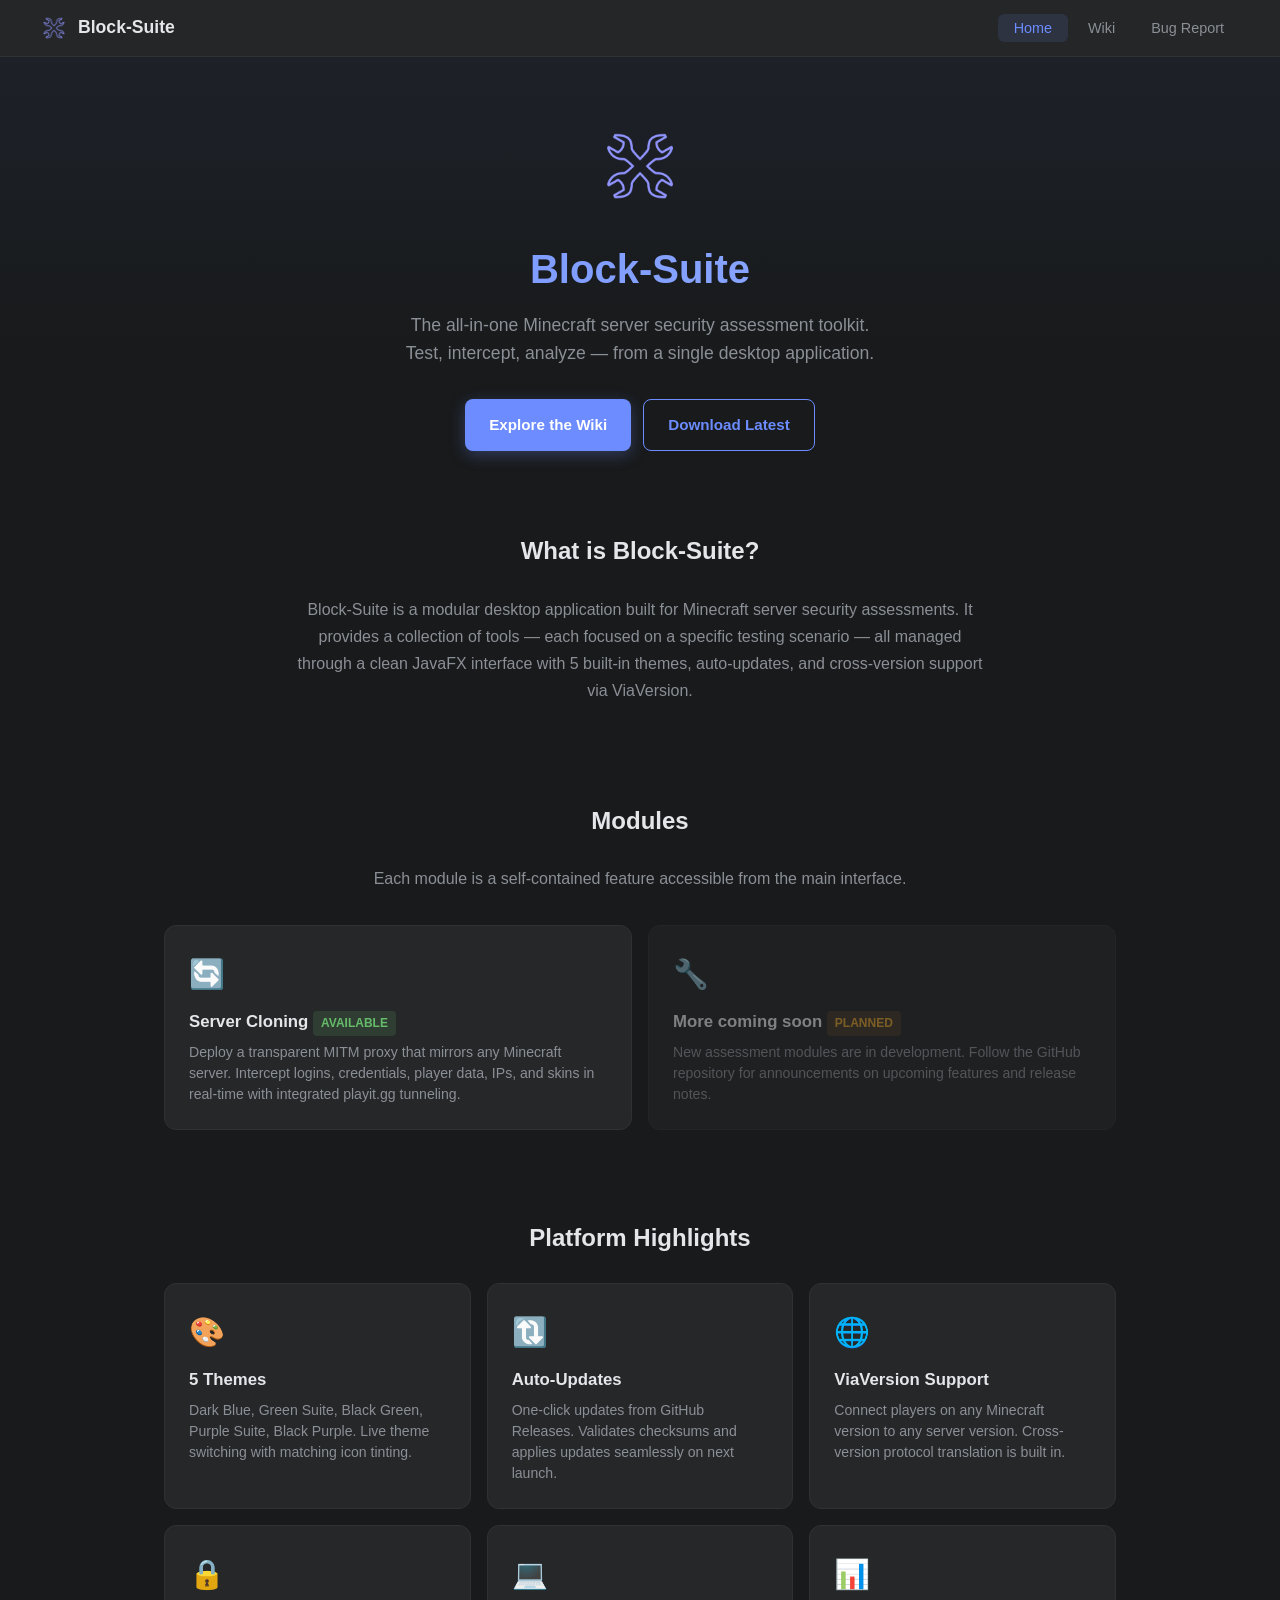
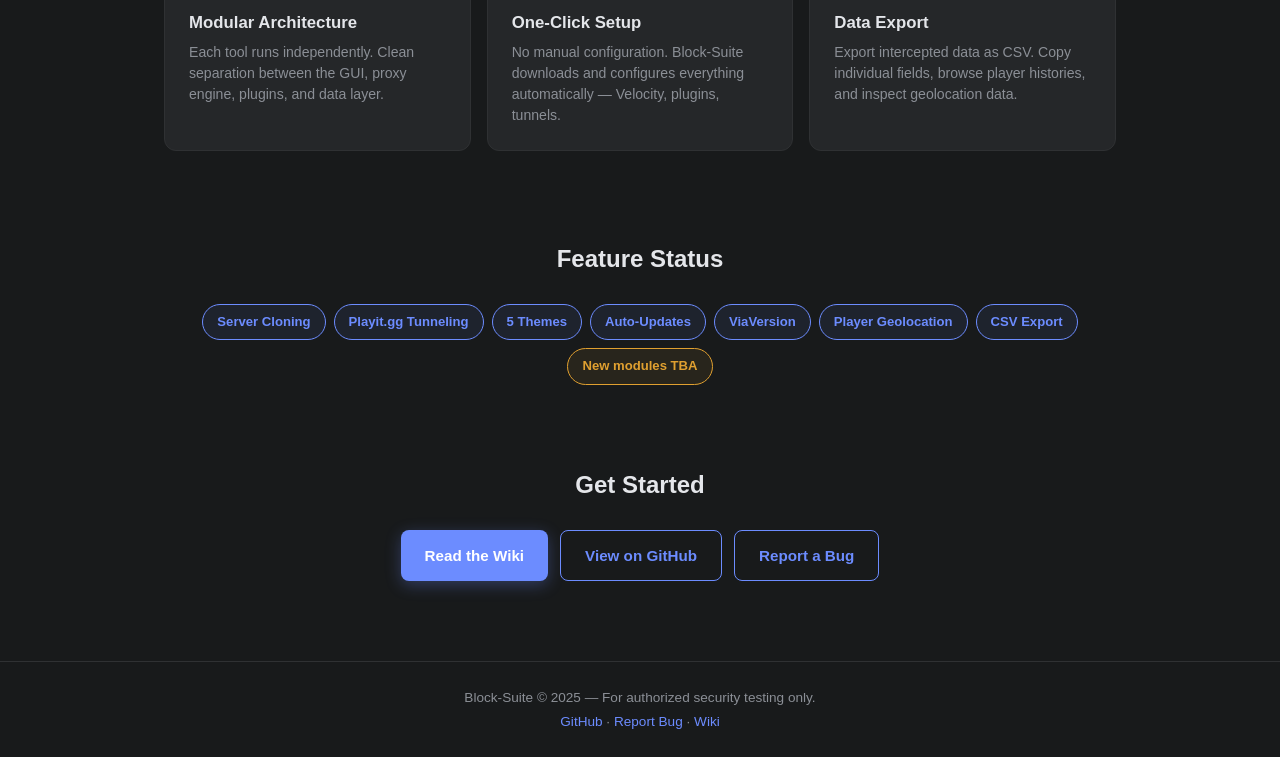
<file: docs/index.html>
<!DOCTYPE html>
<html lang="en">
<head>
  <meta charset="UTF-8">
  <meta name="viewport" content="width=device-width, initial-scale=1.0">
  <title>Block-Suite — Minecraft Security Assessment Toolkit</title>
  <link rel="stylesheet" href="assets/css/style.css">
  <link rel="icon" href="assets/img/logo.png" type="image/png">
</head>
<body>

<!-- ===== NAVBAR ===== -->
<nav class="navbar">
  <div class="navbar-inner">
    <a href="index.html" class="nav-brand">
      <img src="assets/img/logo.png" alt="Logo"> Block-Suite
    </a>
    <button class="nav-toggle" onclick="document.querySelector('.nav-links').classList.toggle('open')" aria-label="Menu">&#9776;</button>
    <ul class="nav-links">
      <li><a href="index.html" class="active">Home</a></li>
      <li><a href="wiki.html">Wiki</a></li>
      <li><a href="bug-report.html">Bug Report</a></li>
    </ul>
  </div>
</nav>

<!-- ===== HERO ===== -->
<section class="hero">
  <img src="assets/img/logo.png" alt="Block-Suite Logo" class="hero-logo">
  <h1>Block-Suite</h1>
  <p class="tagline">
    The all-in-one Minecraft server security assessment toolkit.<br>
    Test, intercept, analyze — from a single desktop application.
  </p>
  <div class="hero-buttons">
    <a href="wiki.html" class="btn btn-primary">Explore the Wiki</a>
    <a href="https://github.com/itsreyi/BlockSuite/releases/latest" class="btn btn-outline" target="_blank">Download Latest</a>
  </div>
</section>

<!-- ===== WHAT IS BLOCK-SUITE ===== -->
<section class="container">
  <h2 class="section-title">What is Block-Suite?</h2>
  <p class="text-center text-dim" style="max-width:700px; margin:0 auto 2rem;">
    Block-Suite is a modular desktop application built for Minecraft server security assessments.
    It provides a collection of tools — each focused on a specific testing scenario — all managed
    through a clean JavaFX interface with 5 built-in themes, auto-updates, and cross-version support
    via ViaVersion.
  </p>
</section>

<!-- ===== MODULES ===== -->
<section class="container">
  <h2 class="section-title">Modules</h2>
  <p class="text-center text-dim mb-3">Each module is a self-contained feature accessible from the main interface.</p>

  <div class="card-grid">
    <a href="wiki.html" class="card" style="text-decoration:none;">
      <div class="card-icon">&#128260;</div>
      <h3>Server Cloning <span class="badge badge-green">Available</span></h3>
      <p>Deploy a transparent MITM proxy that mirrors any Minecraft server. Intercept logins, credentials,
         player data, IPs, and skins in real-time with integrated playit.gg tunneling.</p>
    </a>

    <div class="card" style="opacity:0.5; cursor:default;">
      <div class="card-icon">&#128295;</div>
      <h3>More coming soon <span class="badge badge-orange">Planned</span></h3>
      <p>New assessment modules are in development. Follow the GitHub repository for announcements
         on upcoming features and release notes.</p>
    </div>
  </div>
</section>

<!-- ===== HIGHLIGHTS ===== -->
<section class="container">
  <h2 class="section-title">Platform Highlights</h2>

  <div class="card-grid">
    <div class="card">
      <div class="card-icon">&#127912;</div>
      <h3>5 Themes</h3>
      <p>Dark Blue, Green Suite, Black Green, Purple Suite, Black Purple. Live theme switching with matching icon tinting.</p>
    </div>

    <div class="card">
      <div class="card-icon">&#128259;</div>
      <h3>Auto-Updates</h3>
      <p>One-click updates from GitHub Releases. Validates checksums and applies updates seamlessly on next launch.</p>
    </div>

    <div class="card">
      <div class="card-icon">&#127760;</div>
      <h3>ViaVersion Support</h3>
      <p>Connect players on any Minecraft version to any server version. Cross-version protocol translation is built in.</p>
    </div>

    <div class="card">
      <div class="card-icon">&#128274;</div>
      <h3>Modular Architecture</h3>
      <p>Each tool runs independently. Clean separation between the GUI, proxy engine, plugins, and data layer.</p>
    </div>

    <div class="card">
      <div class="card-icon">&#128187;</div>
      <h3>One-Click Setup</h3>
      <p>No manual configuration. Block-Suite downloads and configures everything automatically — Velocity, plugins, tunnels.</p>
    </div>

    <div class="card">
      <div class="card-icon">&#128202;</div>
      <h3>Data Export</h3>
      <p>Export intercepted data as CSV. Copy individual fields, browse player histories, and inspect geolocation data.</p>
    </div>
  </div>
</section>

<!-- ===== FEATURE ROADMAP ===== -->
<section class="container text-center">
  <h2 class="section-title">Feature Status</h2>
  <div class="tag-list">
    <span class="tag active">Server Cloning</span>
    <span class="tag active">Playit.gg Tunneling</span>
    <span class="tag active">5 Themes</span>
    <span class="tag active">Auto-Updates</span>
    <span class="tag active">ViaVersion</span>
    <span class="tag active">Player Geolocation</span>
    <span class="tag active">CSV Export</span>
    <span class="tag soon">New modules TBA</span>
  </div>
</section>

<!-- ===== QUICK LINKS ===== -->
<section class="container text-center">
  <h2 class="section-title">Get Started</h2>
  <div class="hero-buttons">
    <a href="wiki.html" class="btn btn-primary">Read the Wiki</a>
    <a href="https://github.com/itsreyi/BlockSuite" class="btn btn-outline" target="_blank">View on GitHub</a>
    <a href="bug-report.html" class="btn btn-outline">Report a Bug</a>
  </div>
</section>

<!-- ===== FOOTER ===== -->
<footer class="footer">
  Block-Suite &copy; 2025 &mdash; For authorized security testing only.<br>
  <a href="https://github.com/itsreyi/BlockSuite" target="_blank">GitHub</a> &middot;
  <a href="bug-report.html">Report Bug</a> &middot;
  <a href="wiki.html">Wiki</a>
</footer>

</body>
</html>
</file>
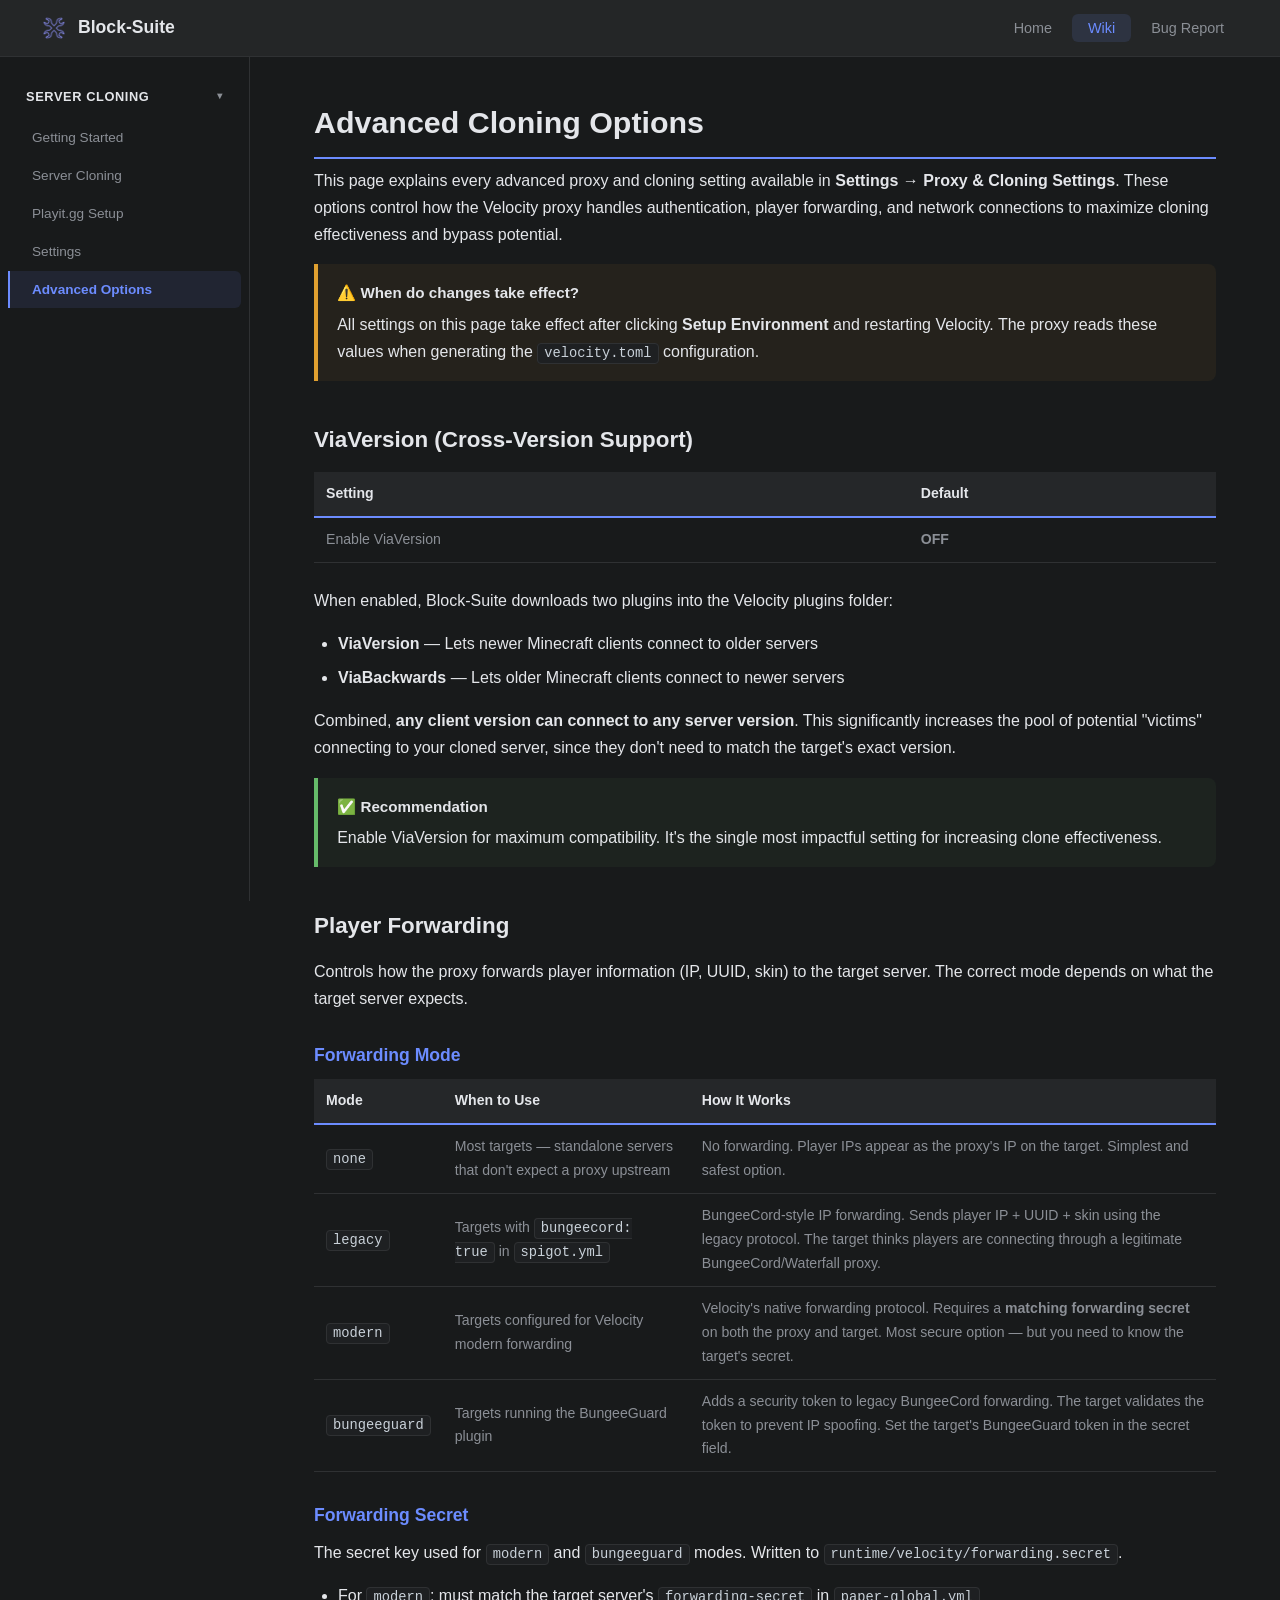
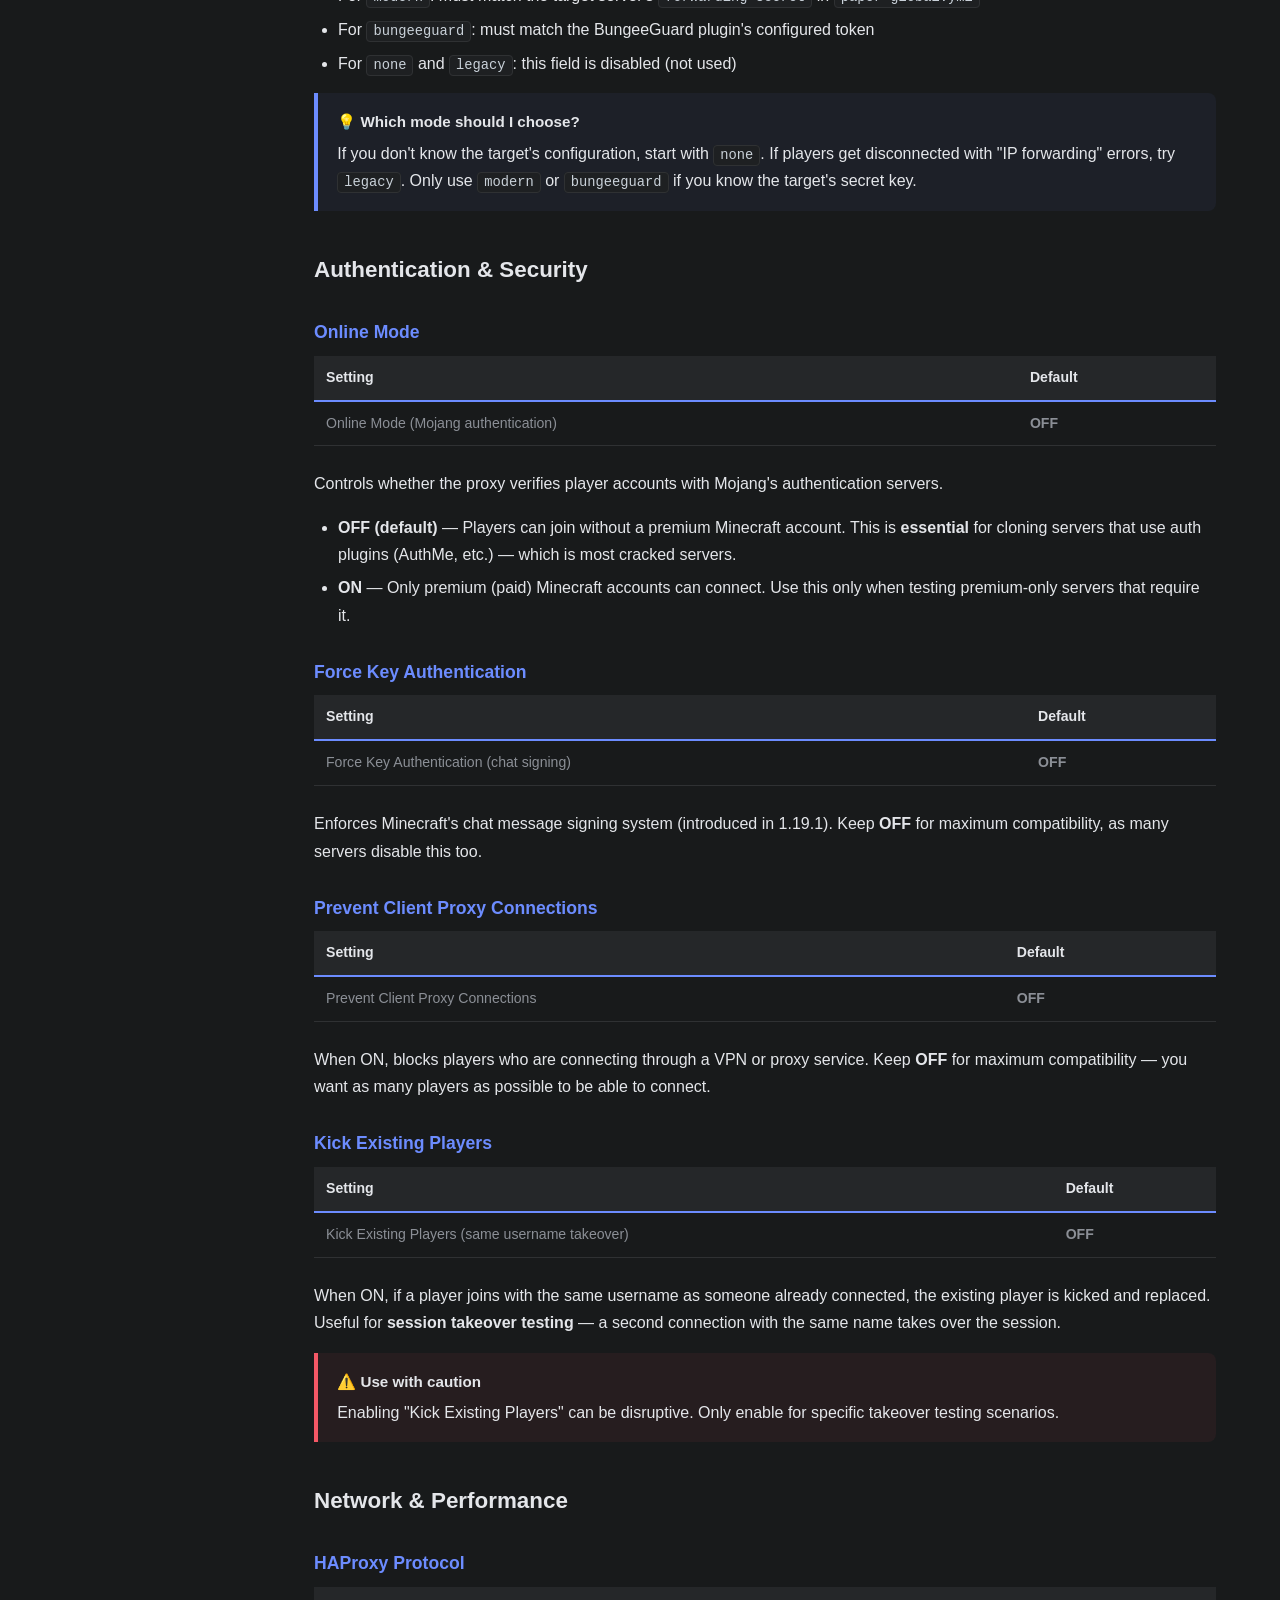
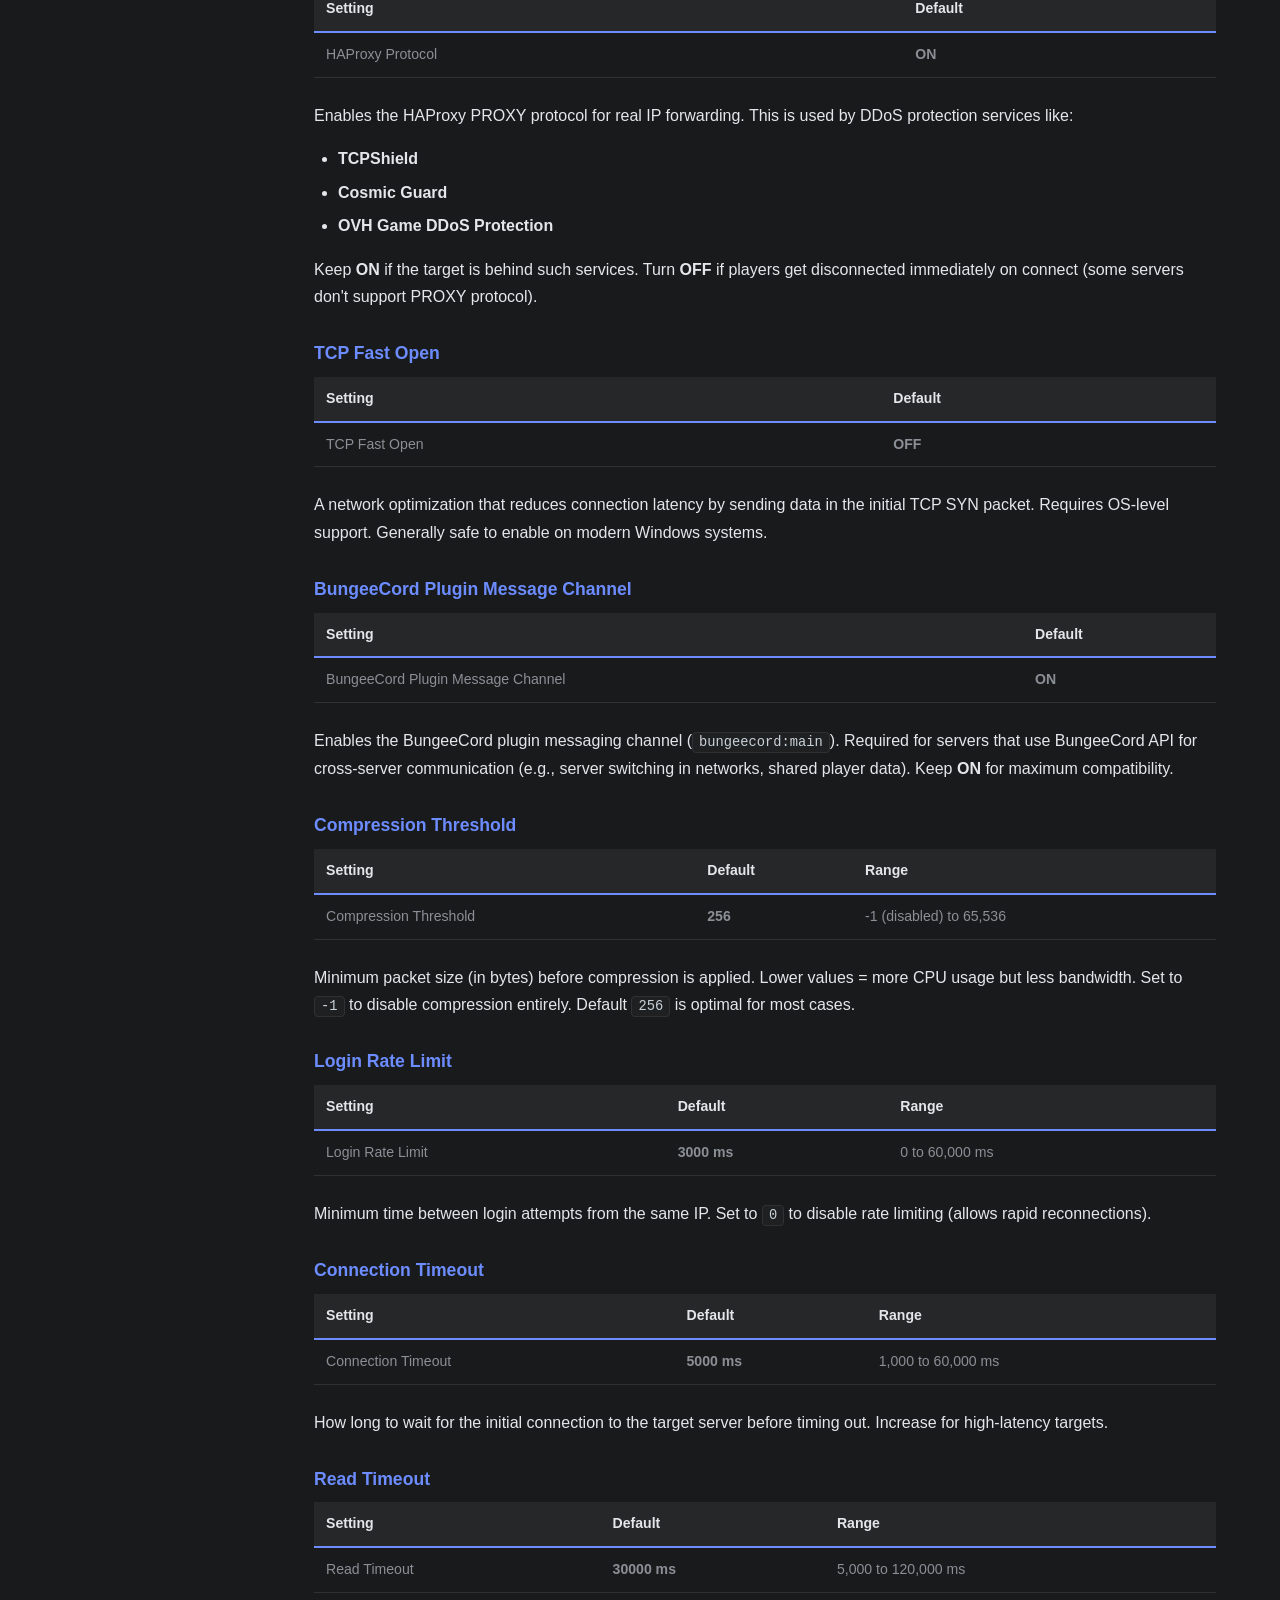
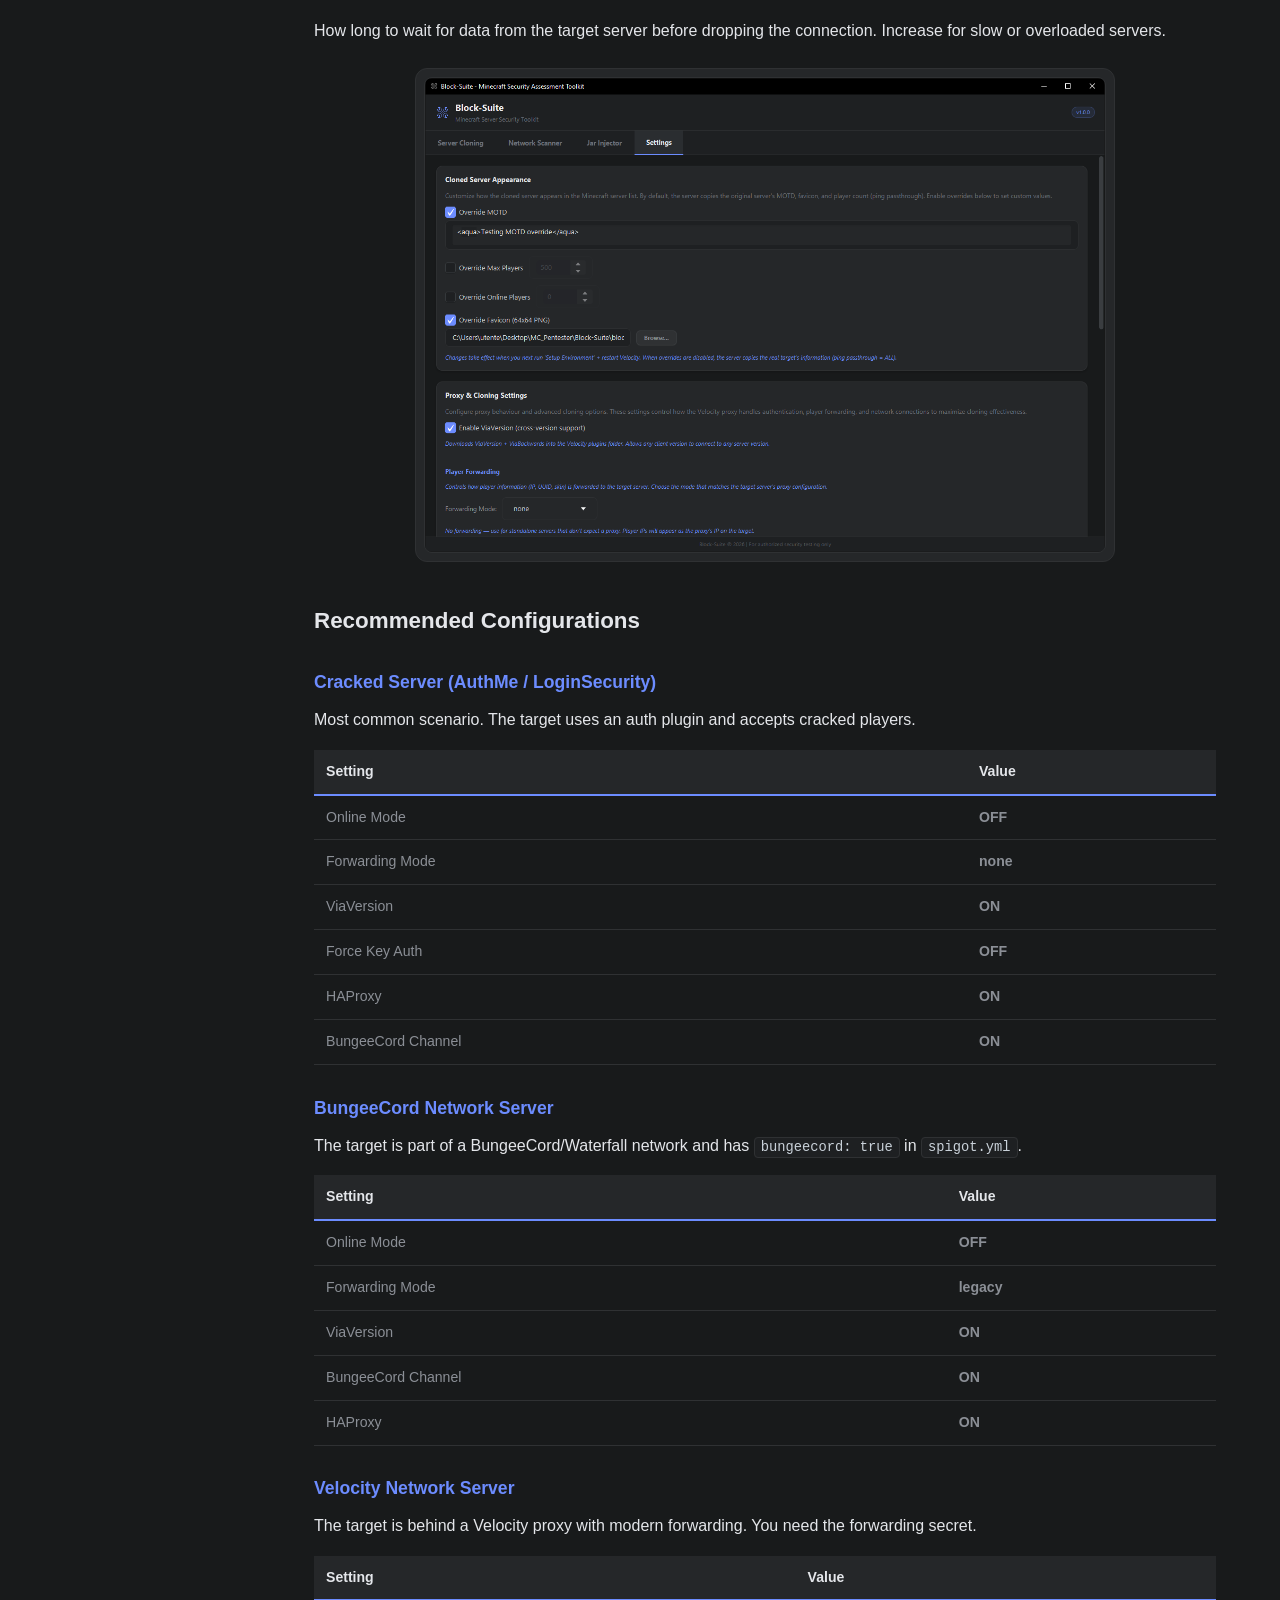
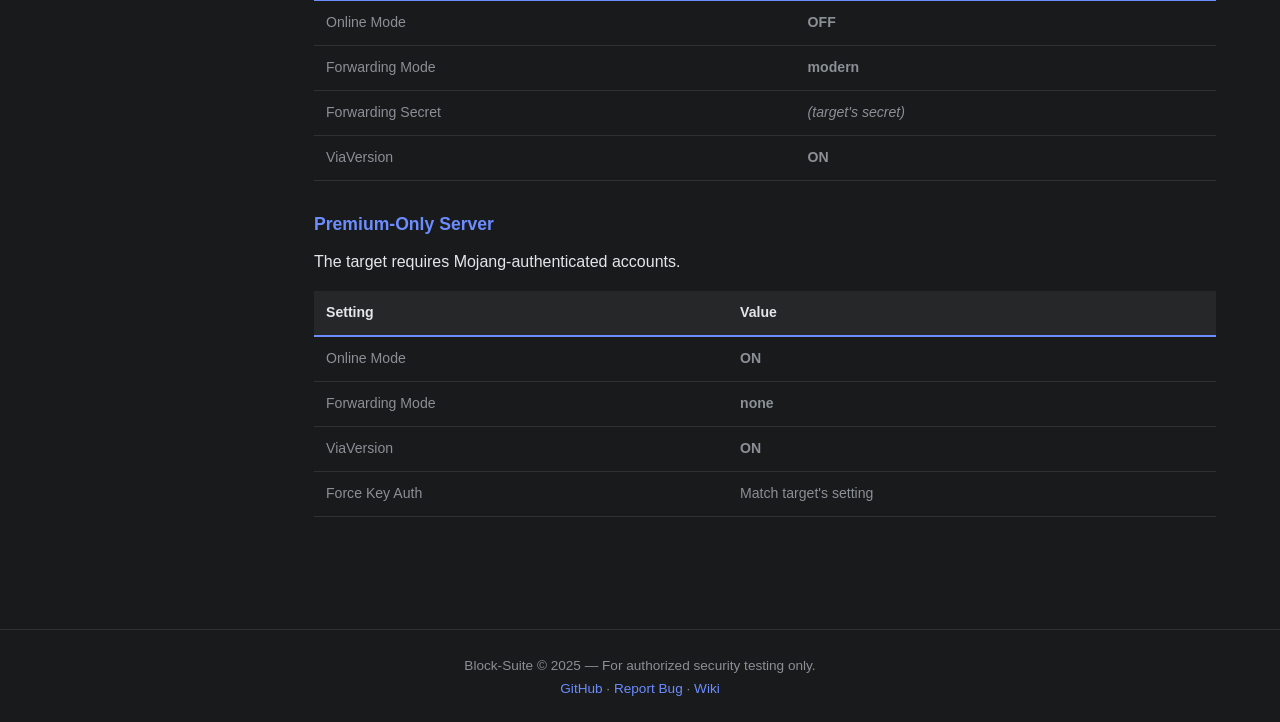
<file: docs/advanced-cloning.html>
<!DOCTYPE html>
<html lang="en">
<head>
  <meta charset="UTF-8">
  <meta name="viewport" content="width=device-width, initial-scale=1.0">
  <title>Advanced Cloning — Block-Suite Docs</title>
  <link rel="stylesheet" href="assets/css/style.css">
  <link rel="icon" href="assets/img/logo.png" type="image/png">
</head>
<body>

<!-- NAVBAR -->
<nav class="navbar">
  <div class="navbar-inner">
    <a href="index.html" class="nav-brand">
      <img src="assets/img/logo.png" alt="Logo"> Block-Suite
    </a>
    <button class="nav-toggle" onclick="document.querySelector('.nav-links').classList.toggle('open')" aria-label="Menu">&#9776;</button>
    <ul class="nav-links">
      <li><a href="index.html">Home</a></li>
      <li><a href="wiki.html" class="active">Wiki</a></li>
      <li><a href="bug-report.html">Bug Report</a></li>
    </ul>
  </div>
</nav>

<!-- WIKI LAYOUT -->
<div class="wiki-layout">
  <aside class="wiki-sidebar" id="wikiSidebar">
    <div class="sidebar-section">
      <div class="sidebar-heading open" onclick="this.classList.toggle('open'); this.nextElementSibling.classList.toggle('open')">
        Server Cloning <span class="arrow">&#9656;</span>
      </div>
      <ul class="sidebar-links open">
        <li><a href="getting-started.html">Getting Started</a></li>
        <li><a href="server-cloning.html">Server Cloning</a></li>
        <li><a href="playit-setup.html">Playit.gg Setup</a></li>
        <li><a href="settings.html">Settings</a></li>
        <li><a href="advanced-cloning.html" class="active">Advanced Options</a></li>
      </ul>
    </div>
  </aside>
  <div class="sidebar-overlay" id="sidebarOverlay" onclick="closeSidebar()"></div>
  <main class="wiki-content">

  <h1>Advanced Cloning Options</h1>
  <p>This page explains every advanced proxy and cloning setting available in <strong>Settings → Proxy &amp; Cloning Settings</strong>. These options control how the Velocity proxy handles authentication, player forwarding, and network connections to maximize cloning effectiveness and bypass potential.</p>

  <div class="callout warning">
    <div class="callout-title">⚠️ When do changes take effect?</div>
    <p>All settings on this page take effect after clicking <strong>Setup Environment</strong> and restarting Velocity. The proxy reads these values when generating the <code>velocity.toml</code> configuration.</p>
  </div>

  <!-- ===== VIA VERSION ===== -->
  <h2 id="viaversion">ViaVersion (Cross-Version Support)</h2>

  <table>
    <thead><tr><th>Setting</th><th>Default</th></tr></thead>
    <tbody><tr><td>Enable ViaVersion</td><td><strong>OFF</strong></td></tr></tbody>
  </table>

  <p>When enabled, Block-Suite downloads two plugins into the Velocity plugins folder:</p>
  <ul>
    <li><strong>ViaVersion</strong> — Lets newer Minecraft clients connect to older servers</li>
    <li><strong>ViaBackwards</strong> — Lets older Minecraft clients connect to newer servers</li>
  </ul>
  <p>Combined, <strong>any client version can connect to any server version</strong>. This significantly increases the pool of potential "victims" connecting to your cloned server, since they don't need to match the target's exact version.</p>

  <div class="callout success">
    <div class="callout-title">✅ Recommendation</div>
    <p>Enable ViaVersion for maximum compatibility. It's the single most impactful setting for increasing clone effectiveness.</p>
  </div>

  <!-- ===== FORWARDING ===== -->
  <h2 id="forwarding">Player Forwarding</h2>

  <p>Controls how the proxy forwards player information (IP, UUID, skin) to the target server. The correct mode depends on what the target server expects.</p>

  <h3>Forwarding Mode</h3>

  <table>
    <thead>
      <tr><th>Mode</th><th>When to Use</th><th>How It Works</th></tr>
    </thead>
    <tbody>
      <tr>
        <td><code>none</code></td>
        <td>Most targets — standalone servers that don't expect a proxy upstream</td>
        <td>No forwarding. Player IPs appear as the proxy's IP on the target. Simplest and safest option.</td>
      </tr>
      <tr>
        <td><code>legacy</code></td>
        <td>Targets with <code>bungeecord: true</code> in <code>spigot.yml</code></td>
        <td>BungeeCord-style IP forwarding. Sends player IP + UUID + skin using the legacy protocol. The target thinks players are connecting through a legitimate BungeeCord/Waterfall proxy.</td>
      </tr>
      <tr>
        <td><code>modern</code></td>
        <td>Targets configured for Velocity modern forwarding</td>
        <td>Velocity's native forwarding protocol. Requires a <strong>matching forwarding secret</strong> on both the proxy and target. Most secure option — but you need to know the target's secret.</td>
      </tr>
      <tr>
        <td><code>bungeeguard</code></td>
        <td>Targets running the BungeeGuard plugin</td>
        <td>Adds a security token to legacy BungeeCord forwarding. The target validates the token to prevent IP spoofing. Set the target's BungeeGuard token in the secret field.</td>
      </tr>
    </tbody>
  </table>

  <h3>Forwarding Secret</h3>
  <p>The secret key used for <code>modern</code> and <code>bungeeguard</code> modes. Written to <code>runtime/velocity/forwarding.secret</code>.</p>
  <ul>
    <li>For <code>modern</code>: must match the target server's <code>forwarding-secret</code> in <code>paper-global.yml</code></li>
    <li>For <code>bungeeguard</code>: must match the BungeeGuard plugin's configured token</li>
    <li>For <code>none</code> and <code>legacy</code>: this field is disabled (not used)</li>
  </ul>

  <div class="callout">
    <div class="callout-title">💡 Which mode should I choose?</div>
    <p>If you don't know the target's configuration, start with <code>none</code>. If players get disconnected with "IP forwarding" errors, try <code>legacy</code>. Only use <code>modern</code> or <code>bungeeguard</code> if you know the target's secret key.</p>
  </div>

  <!-- ===== AUTHENTICATION ===== -->
  <h2 id="authentication">Authentication & Security</h2>

  <h3>Online Mode</h3>
  <table>
    <thead><tr><th>Setting</th><th>Default</th></tr></thead>
    <tbody><tr><td>Online Mode (Mojang authentication)</td><td><strong>OFF</strong></td></tr></tbody>
  </table>
  <p>Controls whether the proxy verifies player accounts with Mojang's authentication servers.</p>
  <ul>
    <li><strong>OFF (default)</strong> — Players can join without a premium Minecraft account. This is <strong>essential</strong> for cloning servers that use auth plugins (AuthMe, etc.) — which is most cracked servers.</li>
    <li><strong>ON</strong> — Only premium (paid) Minecraft accounts can connect. Use this only when testing premium-only servers that require it.</li>
  </ul>

  <h3>Force Key Authentication</h3>
  <table>
    <thead><tr><th>Setting</th><th>Default</th></tr></thead>
    <tbody><tr><td>Force Key Authentication (chat signing)</td><td><strong>OFF</strong></td></tr></tbody>
  </table>
  <p>Enforces Minecraft's chat message signing system (introduced in 1.19.1). Keep <strong>OFF</strong> for maximum compatibility, as many servers disable this too.</p>

  <h3>Prevent Client Proxy Connections</h3>
  <table>
    <thead><tr><th>Setting</th><th>Default</th></tr></thead>
    <tbody><tr><td>Prevent Client Proxy Connections</td><td><strong>OFF</strong></td></tr></tbody>
  </table>
  <p>When ON, blocks players who are connecting through a VPN or proxy service. Keep <strong>OFF</strong> for maximum compatibility — you want as many players as possible to be able to connect.</p>

  <h3>Kick Existing Players</h3>
  <table>
    <thead><tr><th>Setting</th><th>Default</th></tr></thead>
    <tbody><tr><td>Kick Existing Players (same username takeover)</td><td><strong>OFF</strong></td></tr></tbody>
  </table>
  <p>When ON, if a player joins with the same username as someone already connected, the existing player is kicked and replaced. Useful for <strong>session takeover testing</strong> — a second connection with the same name takes over the session.</p>

  <div class="callout danger">
    <div class="callout-title">⚠️ Use with caution</div>
    <p>Enabling "Kick Existing Players" can be disruptive. Only enable for specific takeover testing scenarios.</p>
  </div>

  <!-- ===== NETWORK ===== -->
  <h2 id="network">Network & Performance</h2>

  <h3>HAProxy Protocol</h3>
  <table>
    <thead><tr><th>Setting</th><th>Default</th></tr></thead>
    <tbody><tr><td>HAProxy Protocol</td><td><strong>ON</strong></td></tr></tbody>
  </table>
  <p>Enables the HAProxy PROXY protocol for real IP forwarding. This is used by DDoS protection services like:</p>
  <ul>
    <li><strong>TCPShield</strong></li>
    <li><strong>Cosmic Guard</strong></li>
    <li><strong>OVH Game DDoS Protection</strong></li>
  </ul>
  <p>Keep <strong>ON</strong> if the target is behind such services. Turn <strong>OFF</strong> if players get disconnected immediately on connect (some servers don't support PROXY protocol).</p>

  <h3>TCP Fast Open</h3>
  <table>
    <thead><tr><th>Setting</th><th>Default</th></tr></thead>
    <tbody><tr><td>TCP Fast Open</td><td><strong>OFF</strong></td></tr></tbody>
  </table>
  <p>A network optimization that reduces connection latency by sending data in the initial TCP SYN packet. Requires OS-level support. Generally safe to enable on modern Windows systems.</p>

  <h3>BungeeCord Plugin Message Channel</h3>
  <table>
    <thead><tr><th>Setting</th><th>Default</th></tr></thead>
    <tbody><tr><td>BungeeCord Plugin Message Channel</td><td><strong>ON</strong></td></tr></tbody>
  </table>
  <p>Enables the BungeeCord plugin messaging channel (<code>bungeecord:main</code>). Required for servers that use BungeeCord API for cross-server communication (e.g., server switching in networks, shared player data). Keep <strong>ON</strong> for maximum compatibility.</p>

  <h3>Compression Threshold</h3>
  <table>
    <thead><tr><th>Setting</th><th>Default</th><th>Range</th></tr></thead>
    <tbody><tr><td>Compression Threshold</td><td><strong>256</strong></td><td>-1 (disabled) to 65,536</td></tr></tbody>
  </table>
  <p>Minimum packet size (in bytes) before compression is applied. Lower values = more CPU usage but less bandwidth. Set to <code>-1</code> to disable compression entirely. Default <code>256</code> is optimal for most cases.</p>

  <h3>Login Rate Limit</h3>
  <table>
    <thead><tr><th>Setting</th><th>Default</th><th>Range</th></tr></thead>
    <tbody><tr><td>Login Rate Limit</td><td><strong>3000 ms</strong></td><td>0 to 60,000 ms</td></tr></tbody>
  </table>
  <p>Minimum time between login attempts from the same IP. Set to <code>0</code> to disable rate limiting (allows rapid reconnections).</p>

  <h3>Connection Timeout</h3>
  <table>
    <thead><tr><th>Setting</th><th>Default</th><th>Range</th></tr></thead>
    <tbody><tr><td>Connection Timeout</td><td><strong>5000 ms</strong></td><td>1,000 to 60,000 ms</td></tr></tbody>
  </table>
  <p>How long to wait for the initial connection to the target server before timing out. Increase for high-latency targets.</p>

  <h3>Read Timeout</h3>
  <table>
    <thead><tr><th>Setting</th><th>Default</th><th>Range</th></tr></thead>
    <tbody><tr><td>Read Timeout</td><td><strong>30000 ms</strong></td><td>5,000 to 120,000 ms</td></tr></tbody>
  </table>
  <p>How long to wait for data from the target server before dropping the connection. Increase for slow or overloaded servers.</p>

  <div class="screenshot">
    <img src="assets/img/10.PNG" alt="Settings tab — Proxy & Cloning Settings section showing forwarding mode, authentication checkboxes, and network settings">
  </div>

  <!-- ===== PRESETS ===== -->
  <h2 id="presets">Recommended Configurations</h2>

  <h3>Cracked Server (AuthMe / LoginSecurity)</h3>
  <p>Most common scenario. The target uses an auth plugin and accepts cracked players.</p>
  <table>
    <thead><tr><th>Setting</th><th>Value</th></tr></thead>
    <tbody>
      <tr><td>Online Mode</td><td><strong>OFF</strong></td></tr>
      <tr><td>Forwarding Mode</td><td><strong>none</strong></td></tr>
      <tr><td>ViaVersion</td><td><strong>ON</strong></td></tr>
      <tr><td>Force Key Auth</td><td><strong>OFF</strong></td></tr>
      <tr><td>HAProxy</td><td><strong>ON</strong></td></tr>
      <tr><td>BungeeCord Channel</td><td><strong>ON</strong></td></tr>
    </tbody>
  </table>

  <h3>BungeeCord Network Server</h3>
  <p>The target is part of a BungeeCord/Waterfall network and has <code>bungeecord: true</code> in <code>spigot.yml</code>.</p>
  <table>
    <thead><tr><th>Setting</th><th>Value</th></tr></thead>
    <tbody>
      <tr><td>Online Mode</td><td><strong>OFF</strong></td></tr>
      <tr><td>Forwarding Mode</td><td><strong>legacy</strong></td></tr>
      <tr><td>ViaVersion</td><td><strong>ON</strong></td></tr>
      <tr><td>BungeeCord Channel</td><td><strong>ON</strong></td></tr>
      <tr><td>HAProxy</td><td><strong>ON</strong></td></tr>
    </tbody>
  </table>

  <h3>Velocity Network Server</h3>
  <p>The target is behind a Velocity proxy with modern forwarding. You need the forwarding secret.</p>
  <table>
    <thead><tr><th>Setting</th><th>Value</th></tr></thead>
    <tbody>
      <tr><td>Online Mode</td><td><strong>OFF</strong></td></tr>
      <tr><td>Forwarding Mode</td><td><strong>modern</strong></td></tr>
      <tr><td>Forwarding Secret</td><td><em>(target's secret)</em></td></tr>
      <tr><td>ViaVersion</td><td><strong>ON</strong></td></tr>
    </tbody>
  </table>

  <h3>Premium-Only Server</h3>
  <p>The target requires Mojang-authenticated accounts.</p>
  <table>
    <thead><tr><th>Setting</th><th>Value</th></tr></thead>
    <tbody>
      <tr><td>Online Mode</td><td><strong>ON</strong></td></tr>
      <tr><td>Forwarding Mode</td><td><strong>none</strong></td></tr>
      <tr><td>ViaVersion</td><td><strong>ON</strong></td></tr>
      <tr><td>Force Key Auth</td><td>Match target's setting</td></tr>
    </tbody>
  </table>

  </main>
</div>

<button class="sidebar-toggle" id="sidebarToggle" onclick="toggleSidebar()" aria-label="Toggle sidebar">&#9776;</button>

<footer class="footer">
  Block-Suite &copy; 2025 &mdash; For authorized security testing only.<br>
  <a href="https://github.com/itsreyi/BlockSuite" target="_blank">GitHub</a> &middot;
  <a href="bug-report.html">Report Bug</a> &middot;
  <a href="wiki.html">Wiki</a>
</footer>

<script>
function toggleSidebar() {
  document.getElementById('wikiSidebar').classList.toggle('open');
  document.getElementById('sidebarOverlay').classList.toggle('open');
}
function closeSidebar() {
  document.getElementById('wikiSidebar').classList.remove('open');
  document.getElementById('sidebarOverlay').classList.remove('open');
}
</script>

</body>
</html>
</file>
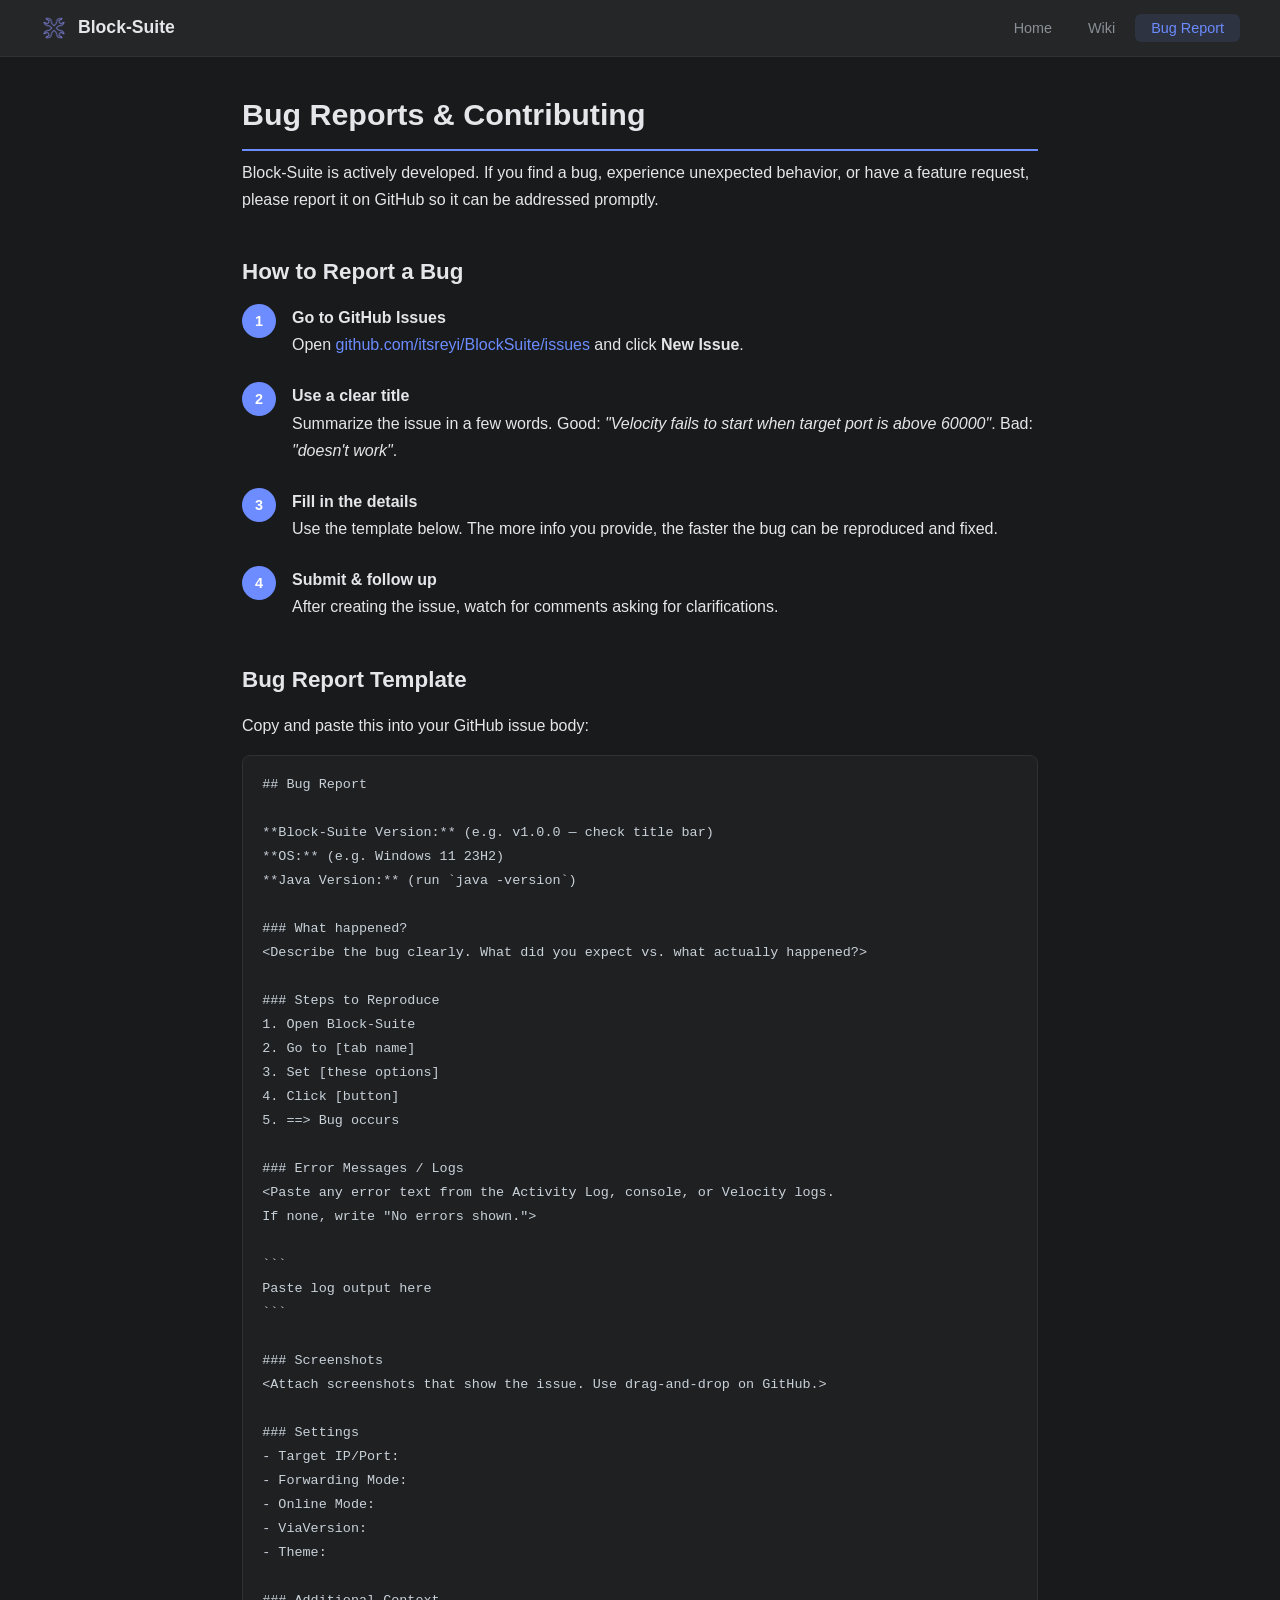
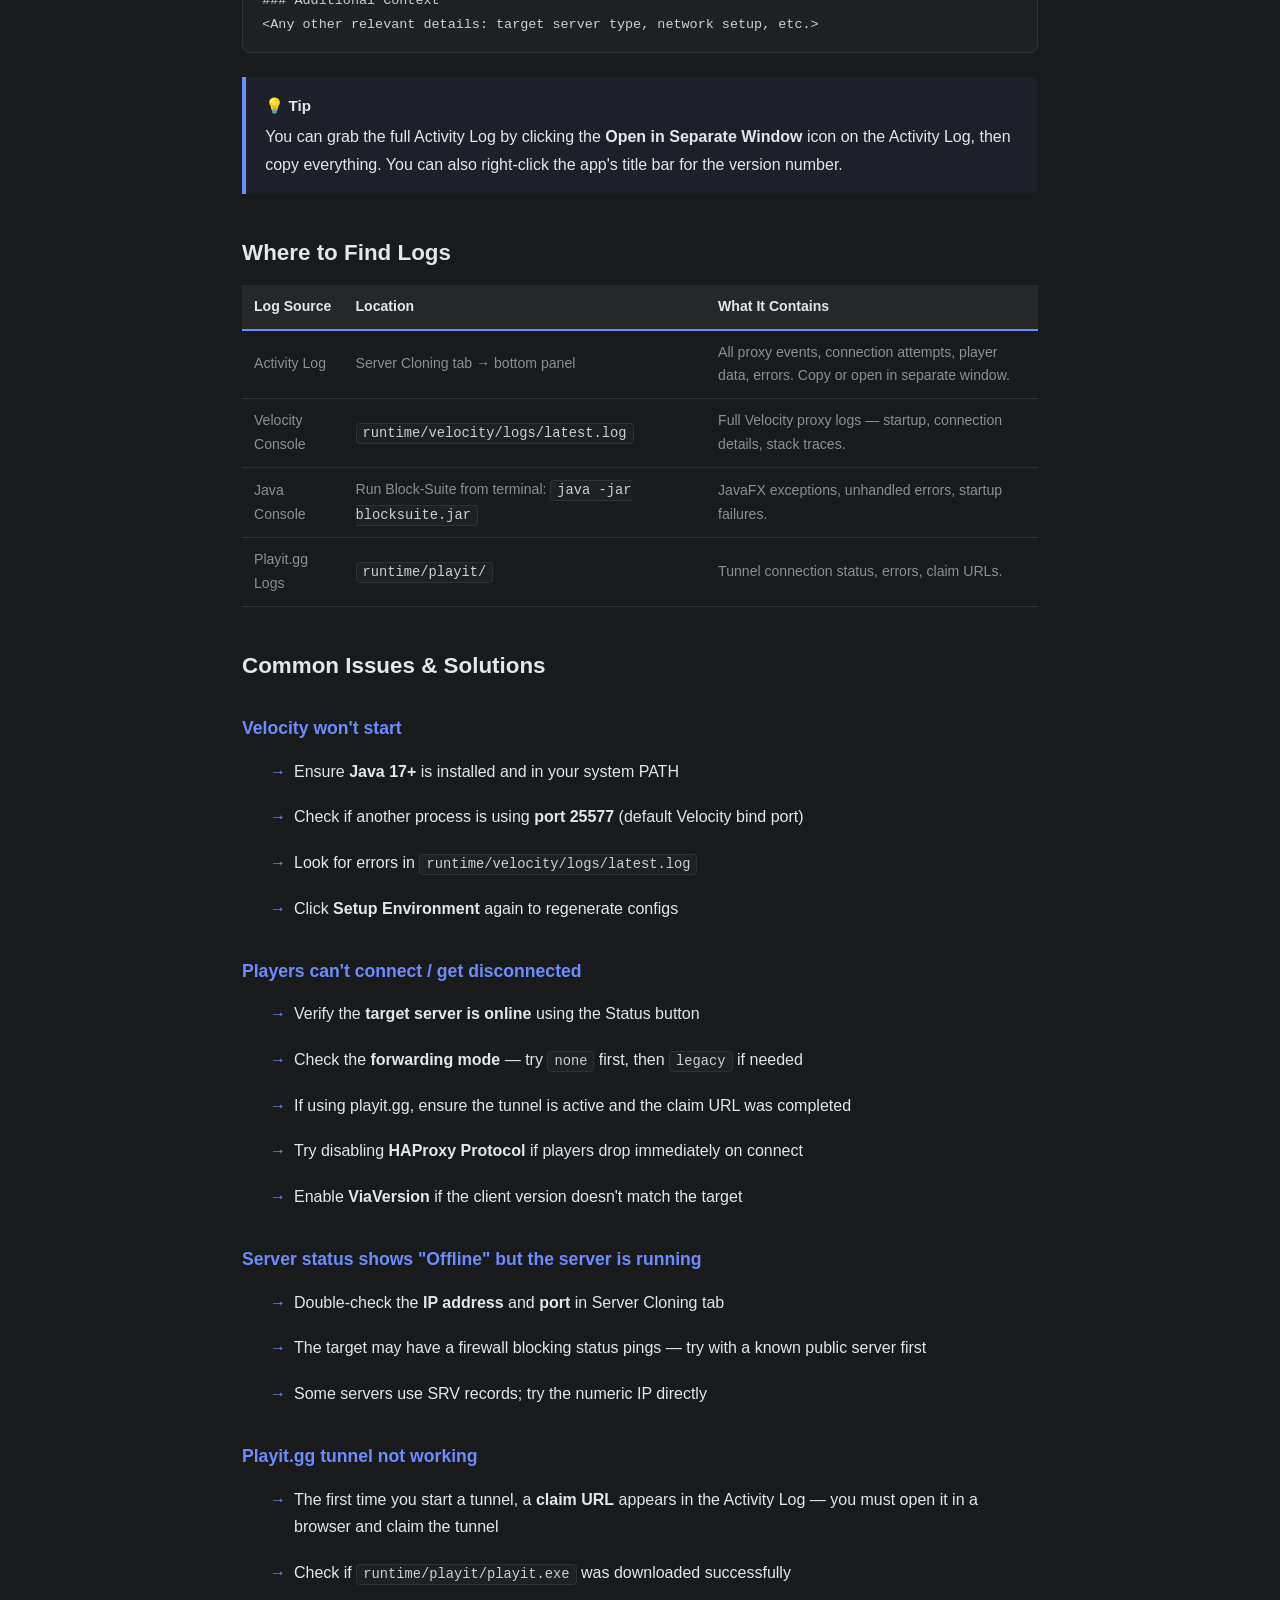
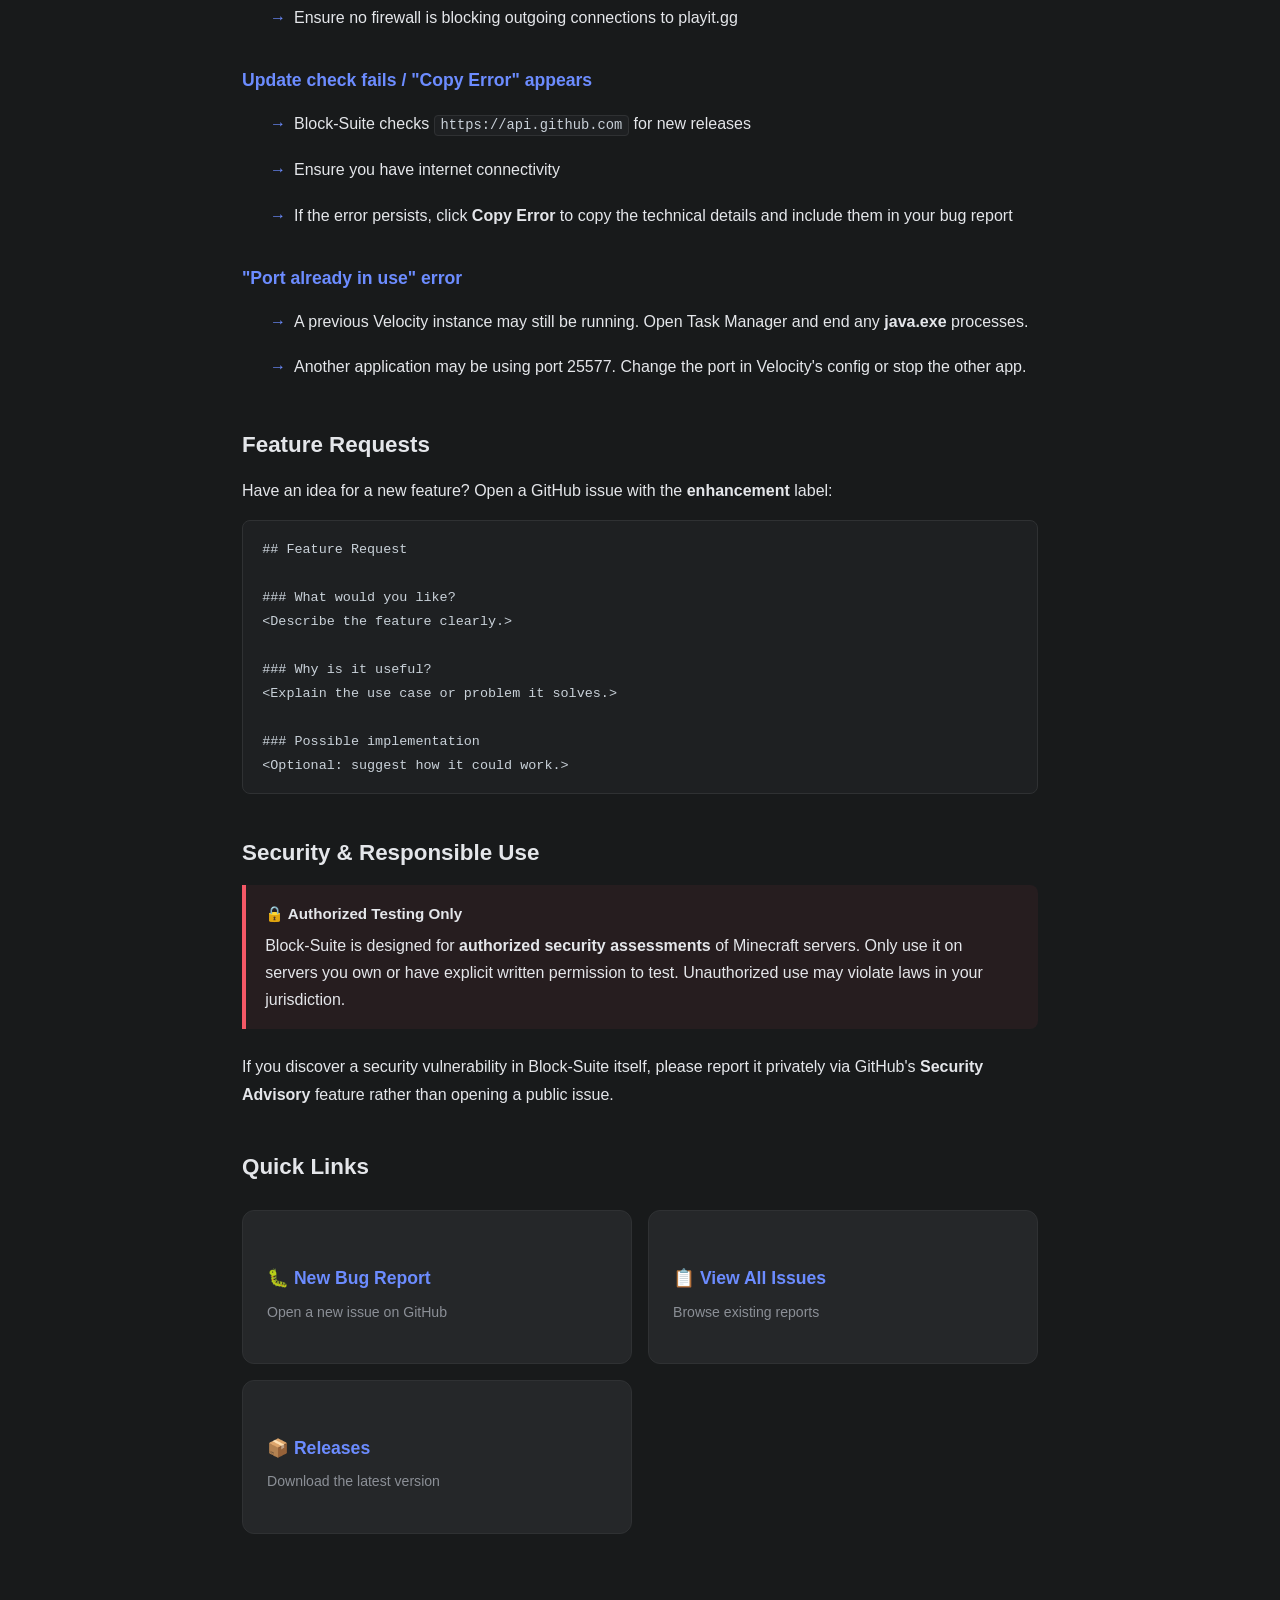
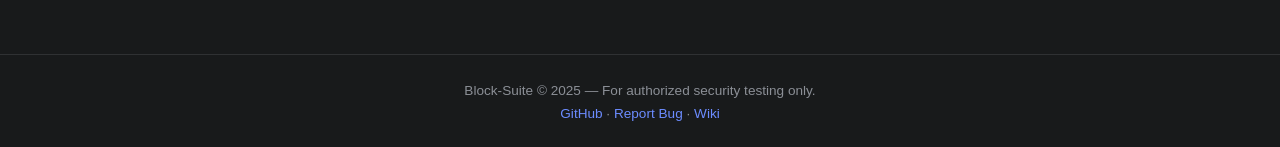
<file: docs/bug-report.html>
<!DOCTYPE html>
<html lang="en">
<head>
  <meta charset="UTF-8">
  <meta name="viewport" content="width=device-width, initial-scale=1.0">
  <title>Bug Report — Block-Suite Docs</title>
  <link rel="stylesheet" href="assets/css/style.css">
  <link rel="icon" href="assets/img/logo.png" type="image/png">
</head>
<body>

<!-- NAVBAR -->
<nav class="navbar">
  <div class="navbar-inner">
    <a href="index.html" class="nav-brand">
      <img src="assets/img/logo.png" alt="Logo"> Block-Suite
    </a>
    <button class="nav-toggle" onclick="document.querySelector('.nav-links').classList.toggle('open')" aria-label="Menu">&#9776;</button>
    <ul class="nav-links">
      <li><a href="index.html">Home</a></li>
      <li><a href="wiki.html">Wiki</a></li>
      <li><a href="bug-report.html" class="active">Bug Report</a></li>
    </ul>
  </div>
</nav>

<!-- CONTENT -->
<div class="doc-content">

  <h1>Bug Reports &amp; Contributing</h1>
  <p>Block-Suite is actively developed. If you find a bug, experience unexpected behavior, or have a feature request, please report it on GitHub so it can be addressed promptly.</p>

  <!-- ===== REPORT ===== -->
  <h2 id="report">How to Report a Bug</h2>

  <div class="steps">
    <div class="step">
      <div class="step-number">1</div>
      <div class="step-body">
        <strong>Go to GitHub Issues</strong><br>
        Open <a href="https://github.com/itsreyi/BlockSuite/issues" target="_blank">github.com/itsreyi/BlockSuite/issues</a> and click <strong>New Issue</strong>.
      </div>
    </div>
    <div class="step">
      <div class="step-number">2</div>
      <div class="step-body">
        <strong>Use a clear title</strong><br>
        Summarize the issue in a few words. Good: <em>"Velocity fails to start when target port is above 60000"</em>. Bad: <em>"doesn't work"</em>.
      </div>
    </div>
    <div class="step">
      <div class="step-number">3</div>
      <div class="step-body">
        <strong>Fill in the details</strong><br>
        Use the template below. The more info you provide, the faster the bug can be reproduced and fixed.
      </div>
    </div>
    <div class="step">
      <div class="step-number">4</div>
      <div class="step-body">
        <strong>Submit & follow up</strong><br>
        After creating the issue, watch for comments asking for clarifications.
      </div>
    </div>
  </div>

  <!-- ===== TEMPLATE ===== -->
  <h2 id="template">Bug Report Template</h2>

  <p>Copy and paste this into your GitHub issue body:</p>

  <pre><code>## Bug Report

**Block-Suite Version:** (e.g. v1.0.0 — check title bar)
**OS:** (e.g. Windows 11 23H2)
**Java Version:** (run `java -version`)

### What happened?
&lt;Describe the bug clearly. What did you expect vs. what actually happened?&gt;

### Steps to Reproduce
1. Open Block-Suite
2. Go to [tab name]
3. Set [these options]
4. Click [button]
5. ==> Bug occurs

### Error Messages / Logs
&lt;Paste any error text from the Activity Log, console, or Velocity logs.
If none, write "No errors shown."&gt;

```
Paste log output here
```

### Screenshots
&lt;Attach screenshots that show the issue. Use drag-and-drop on GitHub.&gt;

### Settings
- Target IP/Port: 
- Forwarding Mode: 
- Online Mode: 
- ViaVersion: 
- Theme: 

### Additional Context
&lt;Any other relevant details: target server type, network setup, etc.&gt;
</code></pre>

  <div class="callout">
    <div class="callout-title">💡 Tip</div>
    <p>You can grab the full Activity Log by clicking the <strong>Open in Separate Window</strong> icon on the Activity Log, then copy everything. You can also right-click the app's title bar for the version number.</p>
  </div>

  <!-- ===== LOGS ===== -->
  <h2 id="logs">Where to Find Logs</h2>

  <table>
    <thead><tr><th>Log Source</th><th>Location</th><th>What It Contains</th></tr></thead>
    <tbody>
      <tr>
        <td>Activity Log</td>
        <td>Server Cloning tab → bottom panel</td>
        <td>All proxy events, connection attempts, player data, errors. Copy or open in separate window.</td>
      </tr>
      <tr>
        <td>Velocity Console</td>
        <td><code>runtime/velocity/logs/latest.log</code></td>
        <td>Full Velocity proxy logs — startup, connection details, stack traces.</td>
      </tr>
      <tr>
        <td>Java Console</td>
        <td>Run Block-Suite from terminal: <code>java -jar blocksuite.jar</code></td>
        <td>JavaFX exceptions, unhandled errors, startup failures.</td>
      </tr>
      <tr>
        <td>Playit.gg Logs</td>
        <td><code>runtime/playit/</code></td>
        <td>Tunnel connection status, errors, claim URLs.</td>
      </tr>
    </tbody>
  </table>

  <!-- ===== TROUBLESHOOTING ===== -->
  <h2 id="troubleshooting">Common Issues & Solutions</h2>

  <h3>Velocity won't start</h3>
  <ul class="feature-list">
    <li>Ensure <strong>Java 17+</strong> is installed and in your system PATH</li>
    <li>Check if another process is using <strong>port 25577</strong> (default Velocity bind port)</li>
    <li>Look for errors in <code>runtime/velocity/logs/latest.log</code></li>
    <li>Click <strong>Setup Environment</strong> again to regenerate configs</li>
  </ul>

  <h3>Players can't connect / get disconnected</h3>
  <ul class="feature-list">
    <li>Verify the <strong>target server is online</strong> using the Status button</li>
    <li>Check the <strong>forwarding mode</strong> — try <code>none</code> first, then <code>legacy</code> if needed</li>
    <li>If using playit.gg, ensure the tunnel is active and the claim URL was completed</li>
    <li>Try disabling <strong>HAProxy Protocol</strong> if players drop immediately on connect</li>
    <li>Enable <strong>ViaVersion</strong> if the client version doesn't match the target</li>
  </ul>

  <h3>Server status shows "Offline" but the server is running</h3>
  <ul class="feature-list">
    <li>Double-check the <strong>IP address</strong> and <strong>port</strong> in Server Cloning tab</li>
    <li>The target may have a firewall blocking status pings — try with a known public server first</li>
    <li>Some servers use SRV records; try the numeric IP directly</li>
  </ul>

  <h3>Playit.gg tunnel not working</h3>
  <ul class="feature-list">
    <li>The first time you start a tunnel, a <strong>claim URL</strong> appears in the Activity Log — you must open it in a browser and claim the tunnel</li>
    <li>Check if <code>runtime/playit/playit.exe</code> was downloaded successfully</li>
    <li>Ensure no firewall is blocking outgoing connections to playit.gg</li>
  </ul>

  <h3>Update check fails / "Copy Error" appears</h3>
  <ul class="feature-list">
    <li>Block-Suite checks <code>https://api.github.com</code> for new releases</li>
    <li>Ensure you have internet connectivity</li>
    <li>If the error persists, click <strong>Copy Error</strong> to copy the technical details and include them in your bug report</li>
  </ul>

  <h3>"Port already in use" error</h3>
  <ul class="feature-list">
    <li>A previous Velocity instance may still be running. Open Task Manager and end any <strong>java.exe</strong> processes.</li>
    <li>Another application may be using port 25577. Change the port in Velocity's config or stop the other app.</li>
  </ul>

  <!-- ===== FEATURE REQUEST ===== -->
  <h2 id="features">Feature Requests</h2>
  <p>Have an idea for a new feature? Open a GitHub issue with the <strong>enhancement</strong> label:</p>

  <pre><code>## Feature Request

### What would you like?
&lt;Describe the feature clearly.&gt;

### Why is it useful?
&lt;Explain the use case or problem it solves.&gt;

### Possible implementation
&lt;Optional: suggest how it could work.&gt;
</code></pre>

  <!-- ===== SECURITY ===== -->
  <h2 id="security">Security & Responsible Use</h2>

  <div class="callout danger">
    <div class="callout-title">🔒 Authorized Testing Only</div>
    <p>Block-Suite is designed for <strong>authorized security assessments</strong> of Minecraft servers. Only use it on servers you own or have explicit written permission to test. Unauthorized use may violate laws in your jurisdiction.</p>
  </div>

  <p>If you discover a security vulnerability in Block-Suite itself, please report it privately via GitHub's <strong>Security Advisory</strong> feature rather than opening a public issue.</p>

  <!-- ===== LINKS ===== -->
  <h2 id="links">Quick Links</h2>

  <div class="card-grid" style="margin-top: 1.5rem;">
    <a href="https://github.com/itsreyi/BlockSuite/issues/new" target="_blank" class="card" style="text-decoration:none;">
      <h3>🐛 New Bug Report</h3>
      <p>Open a new issue on GitHub</p>
    </a>
    <a href="https://github.com/itsreyi/BlockSuite/issues" target="_blank" class="card" style="text-decoration:none;">
      <h3>📋 View All Issues</h3>
      <p>Browse existing reports</p>
    </a>
    <a href="https://github.com/itsreyi/BlockSuite/releases" target="_blank" class="card" style="text-decoration:none;">
      <h3>📦 Releases</h3>
      <p>Download the latest version</p>
    </a>
  </div>

</div>

<!-- FOOTER -->
<footer class="footer">
  Block-Suite &copy; 2025 &mdash; For authorized security testing only.<br>
  <a href="https://github.com/itsreyi/BlockSuite" target="_blank">GitHub</a> &middot;
  <a href="bug-report.html">Report Bug</a> &middot;
  <a href="wiki.html">Wiki</a>
</footer>

</body>
</html>
</file>
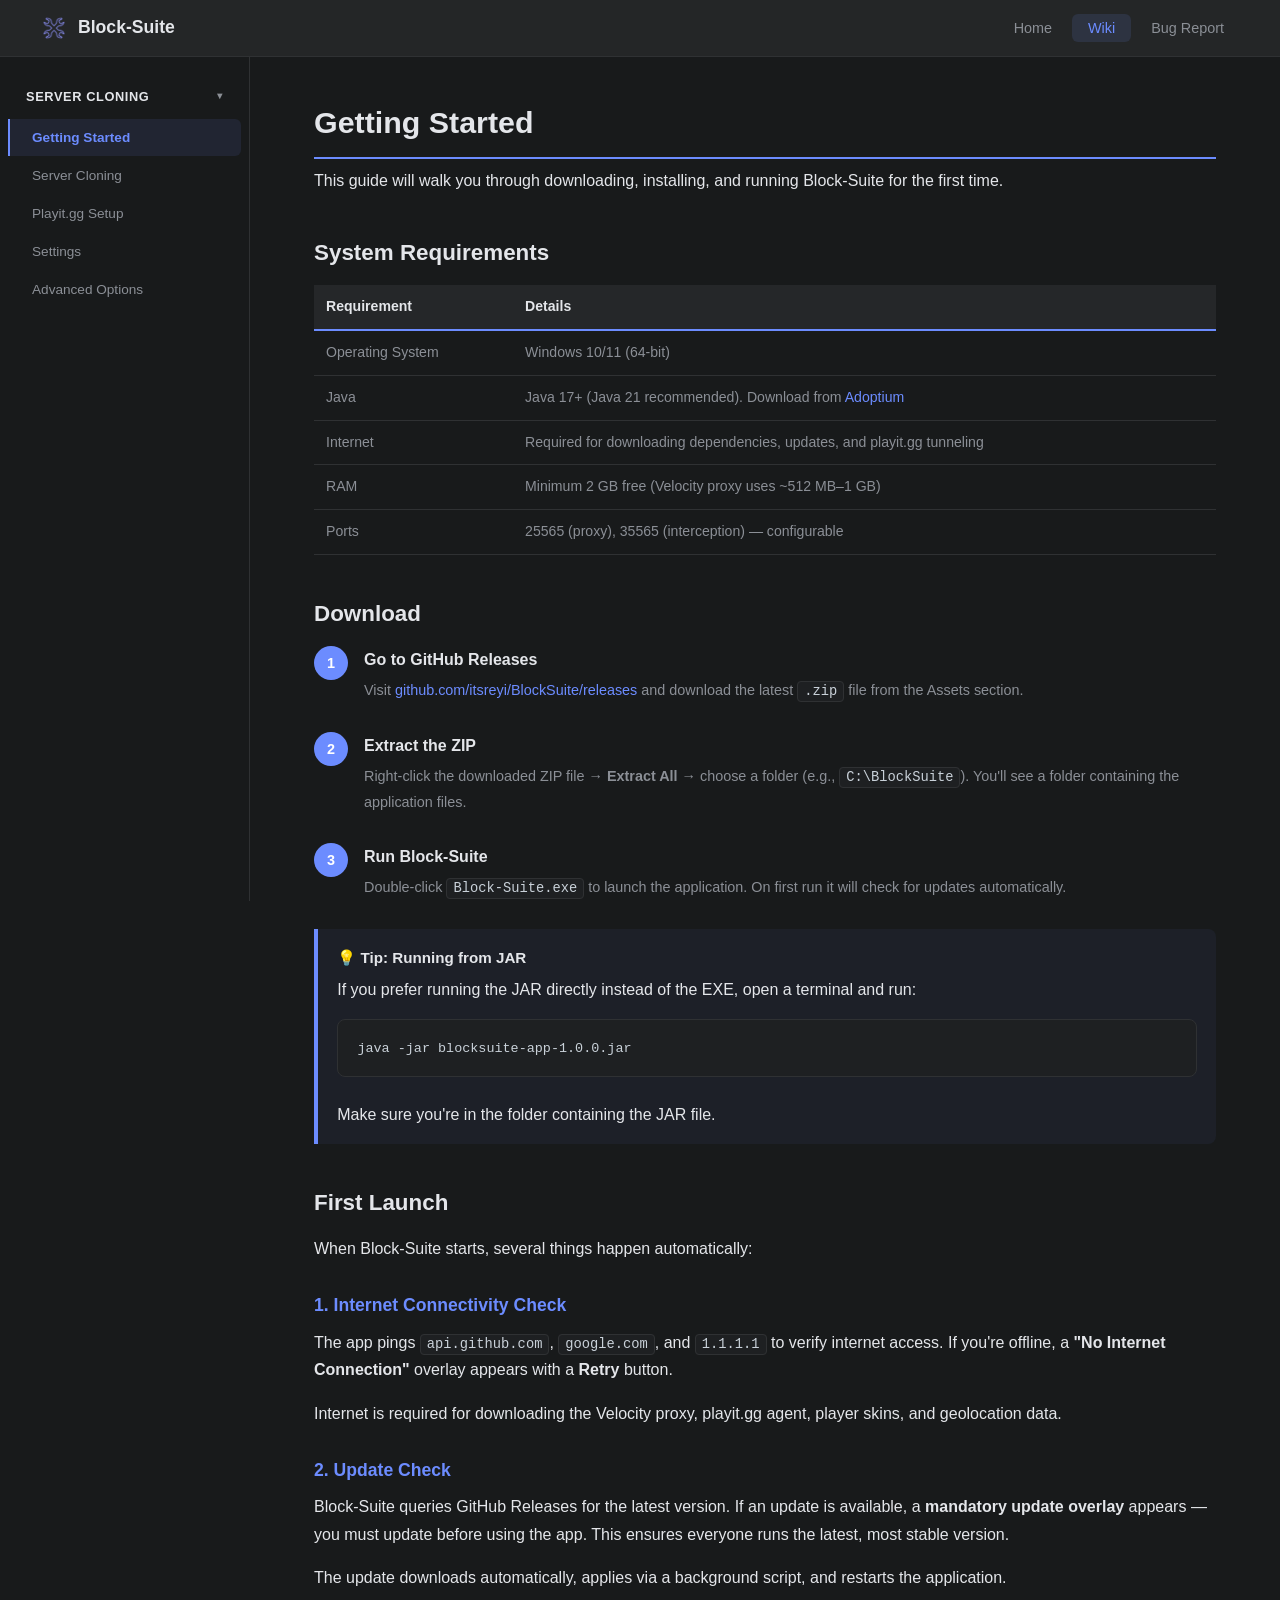
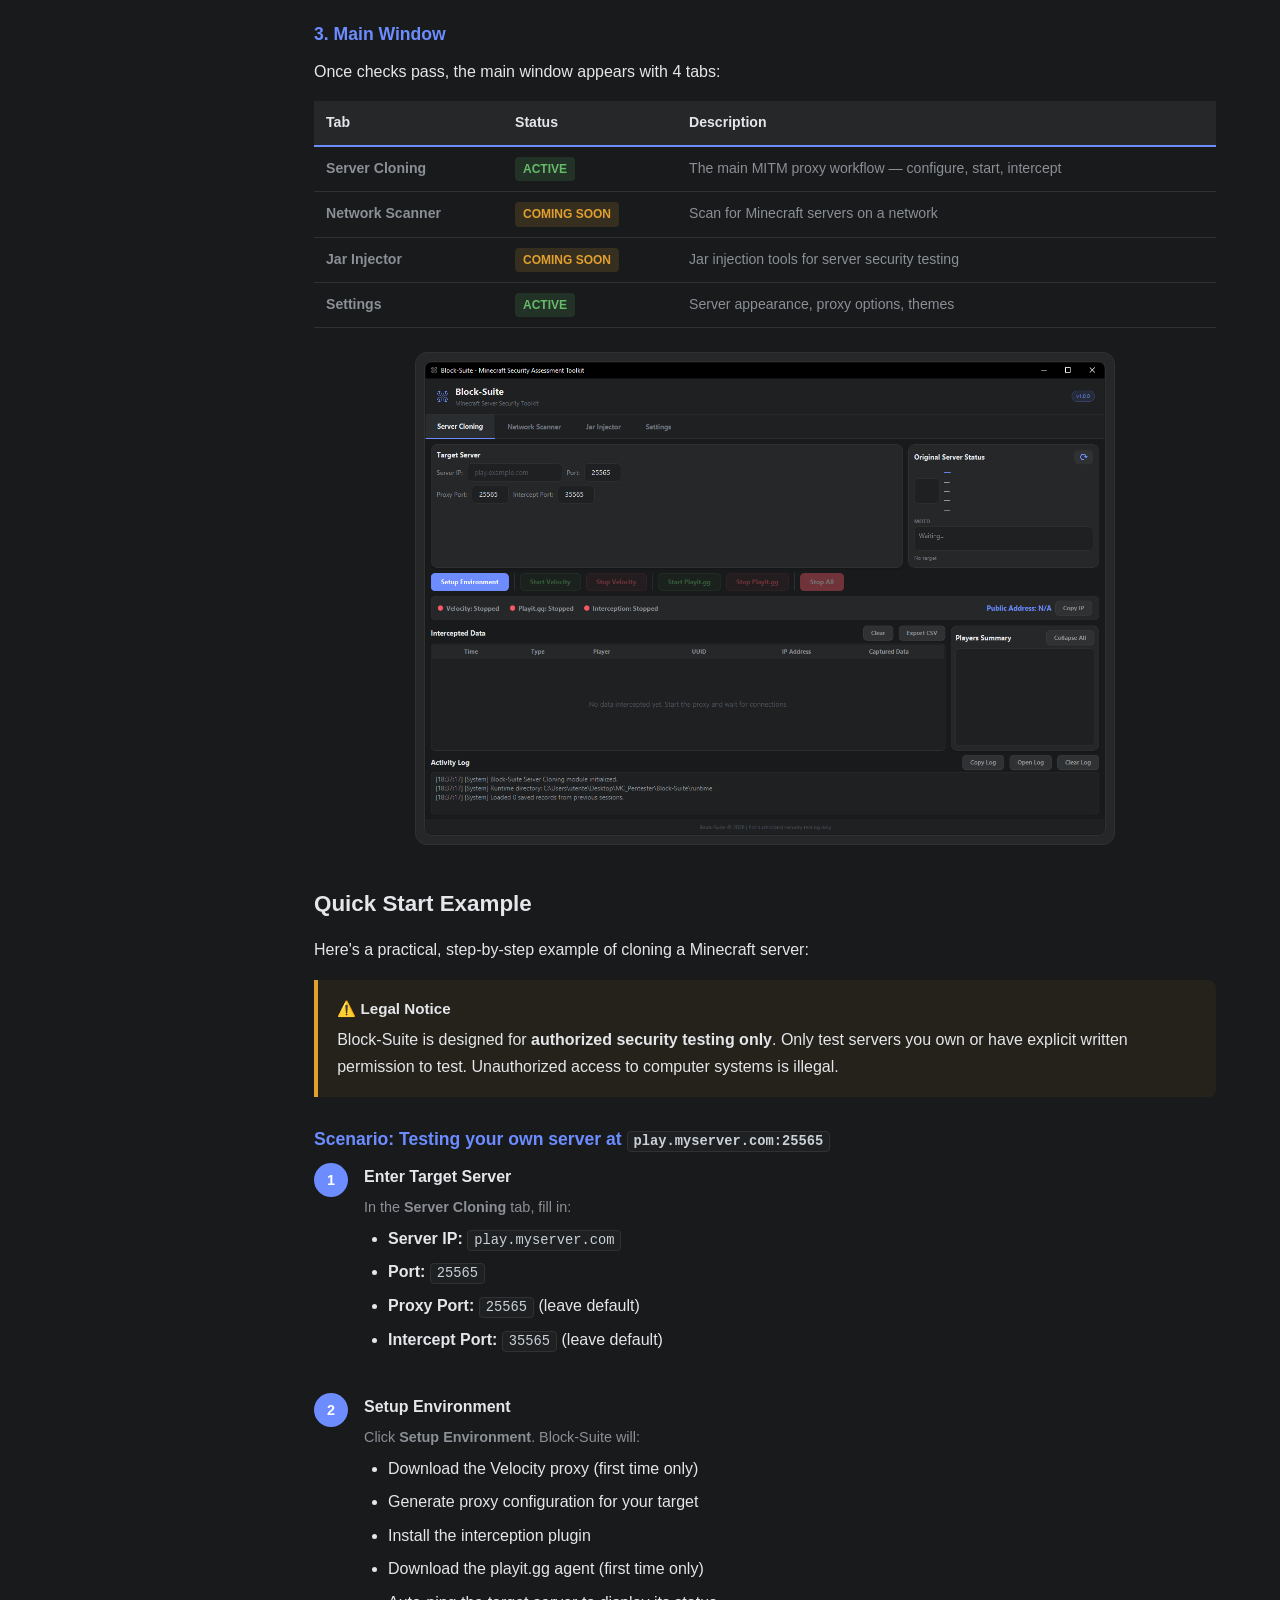
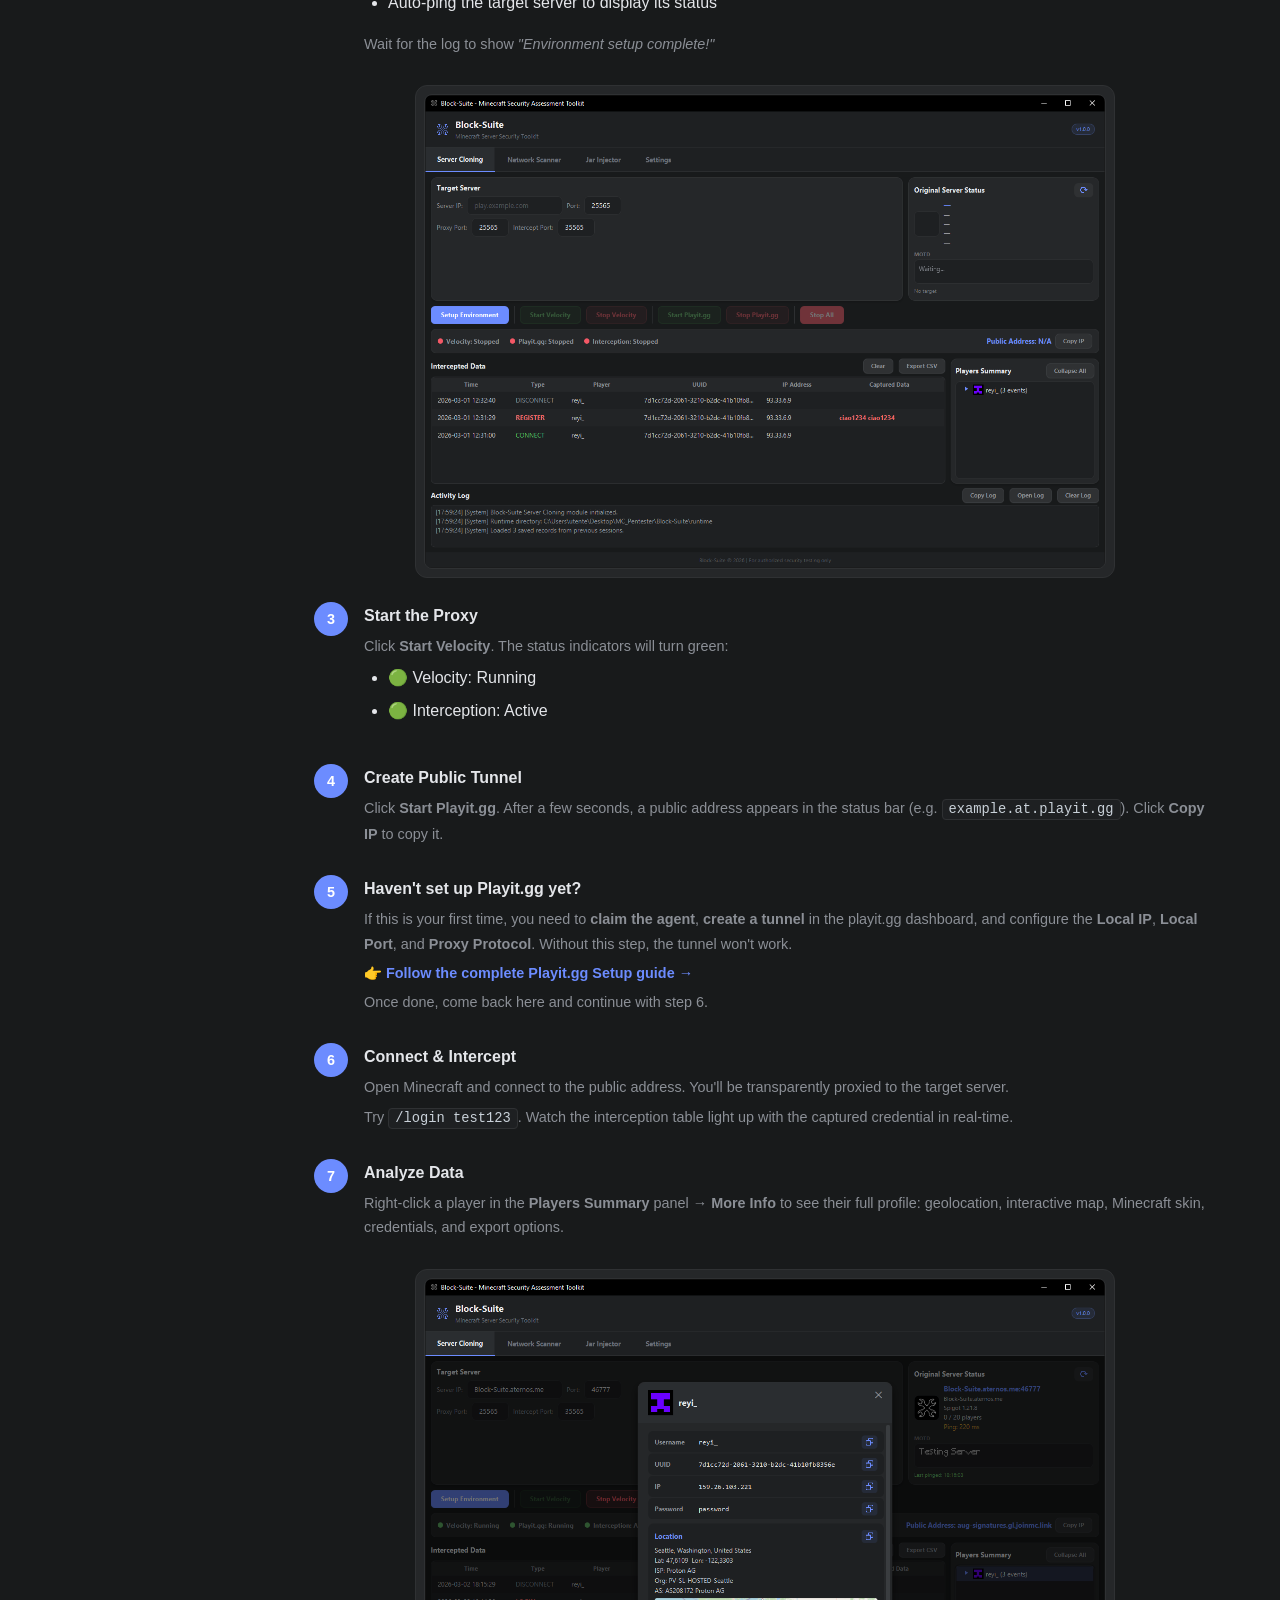
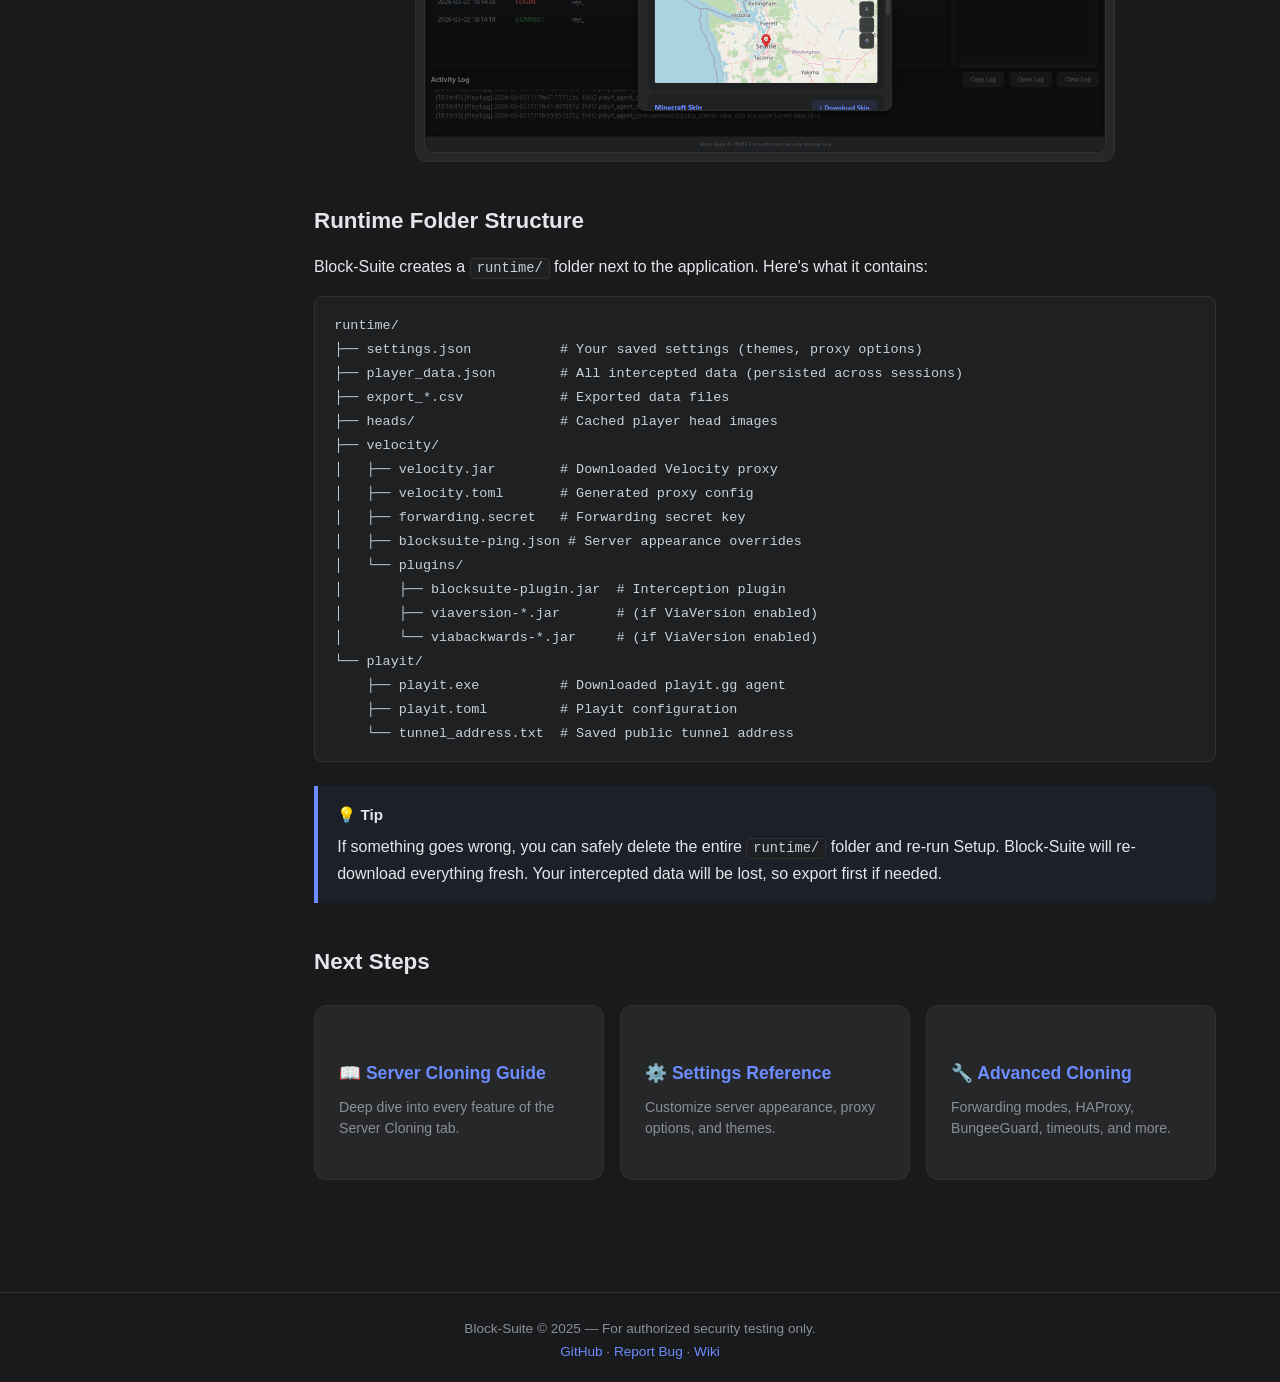
<file: docs/getting-started.html>
<!DOCTYPE html>
<html lang="en">
<head>
  <meta charset="UTF-8">
  <meta name="viewport" content="width=device-width, initial-scale=1.0">
  <title>Getting Started — Block-Suite Docs</title>
  <link rel="stylesheet" href="assets/css/style.css">
  <link rel="icon" href="assets/img/logo.png" type="image/png">
</head>
<body>

<!-- NAVBAR -->
<nav class="navbar">
  <div class="navbar-inner">
    <a href="index.html" class="nav-brand">
      <img src="assets/img/logo.png" alt="Logo"> Block-Suite
    </a>
    <button class="nav-toggle" onclick="document.querySelector('.nav-links').classList.toggle('open')" aria-label="Menu">&#9776;</button>
    <ul class="nav-links">
      <li><a href="index.html">Home</a></li>
      <li><a href="wiki.html" class="active">Wiki</a></li>
      <li><a href="bug-report.html">Bug Report</a></li>
    </ul>
  </div>
</nav>

<!-- WIKI LAYOUT -->
<div class="wiki-layout">
  <aside class="wiki-sidebar" id="wikiSidebar">
    <div class="sidebar-section">
      <div class="sidebar-heading open" onclick="this.classList.toggle('open'); this.nextElementSibling.classList.toggle('open')">
        Server Cloning <span class="arrow">&#9656;</span>
      </div>
      <ul class="sidebar-links open">
        <li><a href="getting-started.html" class="active">Getting Started</a></li>
        <li><a href="server-cloning.html">Server Cloning</a></li>
        <li><a href="playit-setup.html">Playit.gg Setup</a></li>
        <li><a href="settings.html">Settings</a></li>
        <li><a href="advanced-cloning.html">Advanced Options</a></li>
      </ul>
    </div>
  </aside>
  <div class="sidebar-overlay" id="sidebarOverlay" onclick="closeSidebar()"></div>
  <main class="wiki-content">

  <h1>Getting Started</h1>
  <p>This guide will walk you through downloading, installing, and running Block-Suite for the first time.</p>

  <!-- ===== REQUIREMENTS ===== -->
  <h2 id="requirements">System Requirements</h2>

  <table>
    <thead>
      <tr><th>Requirement</th><th>Details</th></tr>
    </thead>
    <tbody>
      <tr><td>Operating System</td><td>Windows 10/11 (64-bit)</td></tr>
      <tr><td>Java</td><td>Java 17+ (Java 21 recommended). Download from <a href="https://adoptium.net/" target="_blank">Adoptium</a></td></tr>
      <tr><td>Internet</td><td>Required for downloading dependencies, updates, and playit.gg tunneling</td></tr>
      <tr><td>RAM</td><td>Minimum 2 GB free (Velocity proxy uses ~512 MB–1 GB)</td></tr>
      <tr><td>Ports</td><td>25565 (proxy), 35565 (interception) — configurable</td></tr>
    </tbody>
  </table>

  <!-- ===== DOWNLOAD ===== -->
  <h2 id="download">Download</h2>

  <div class="step">
    <div class="step-number">1</div>
    <div class="step-content">
      <h4>Go to GitHub Releases</h4>
      <p>Visit <a href="https://github.com/itsreyi/BlockSuite/releases/latest" target="_blank">github.com/itsreyi/BlockSuite/releases</a> and download the latest <code>.zip</code> file from the Assets section.</p>
    </div>
  </div>

  <div class="step">
    <div class="step-number">2</div>
    <div class="step-content">
      <h4>Extract the ZIP</h4>
      <p>Right-click the downloaded ZIP file → <strong>Extract All</strong> → choose a folder (e.g., <code>C:\BlockSuite</code>). You'll see a folder containing the application files.</p>
    </div>
  </div>

  <div class="step">
    <div class="step-number">3</div>
    <div class="step-content">
      <h4>Run Block-Suite</h4>
      <p>Double-click <code>Block-Suite.exe</code> to launch the application. On first run it will check for updates automatically.</p>
    </div>
  </div>

  <div class="callout">
    <div class="callout-title">💡 Tip: Running from JAR</div>
    <p>If you prefer running the JAR directly instead of the EXE, open a terminal and run:</p>
    <pre><code>java -jar blocksuite-app-1.0.0.jar</code></pre>
    <p>Make sure you're in the folder containing the JAR file.</p>
  </div>

  <!-- ===== FIRST LAUNCH ===== -->
  <h2 id="first-launch">First Launch</h2>

  <p>When Block-Suite starts, several things happen automatically:</p>

  <h3>1. Internet Connectivity Check</h3>
  <p>The app pings <code>api.github.com</code>, <code>google.com</code>, and <code>1.1.1.1</code> to verify internet access. If you're offline, a <strong>"No Internet Connection"</strong> overlay appears with a <strong>Retry</strong> button.</p>
  <p>Internet is required for downloading the Velocity proxy, playit.gg agent, player skins, and geolocation data.</p>

  <h3>2. Update Check</h3>
  <p>Block-Suite queries GitHub Releases for the latest version. If an update is available, a <strong>mandatory update overlay</strong> appears — you must update before using the app. This ensures everyone runs the latest, most stable version.</p>
  <p>The update downloads automatically, applies via a background script, and restarts the application.</p>

  <h3>3. Main Window</h3>
  <p>Once checks pass, the main window appears with 4 tabs:</p>

  <table>
    <thead>
      <tr><th>Tab</th><th>Status</th><th>Description</th></tr>
    </thead>
    <tbody>
      <tr><td><strong>Server Cloning</strong></td><td><span class="badge badge-green">Active</span></td><td>The main MITM proxy workflow — configure, start, intercept</td></tr>
      <tr><td><strong>Network Scanner</strong></td><td><span class="badge badge-orange">Coming Soon</span></td><td>Scan for Minecraft servers on a network</td></tr>
      <tr><td><strong>Jar Injector</strong></td><td><span class="badge badge-orange">Coming Soon</span></td><td>Jar injection tools for server security testing</td></tr>
      <tr><td><strong>Settings</strong></td><td><span class="badge badge-green">Active</span></td><td>Server appearance, proxy options, themes</td></tr>
    </tbody>
  </table>

  <div class="screenshot">
    <img src="assets/img/0.PNG" alt="Main window on first launch">
  </div>

  <!-- ===== QUICK START ===== -->
  <h2 id="quick-start">Quick Start Example</h2>

  <p>Here's a practical, step-by-step example of cloning a Minecraft server:</p>

  <div class="callout warning">
    <div class="callout-title">⚠️ Legal Notice</div>
    <p>Block-Suite is designed for <strong>authorized security testing only</strong>. Only test servers you own or have explicit written permission to test. Unauthorized access to computer systems is illegal.</p>
  </div>

  <h3>Scenario: Testing your own server at <code>play.myserver.com:25565</code></h3>

  <div class="step">
    <div class="step-number">1</div>
    <div class="step-content">
      <h4>Enter Target Server</h4>
      <p>In the <strong>Server Cloning</strong> tab, fill in:</p>
      <ul>
        <li><strong>Server IP:</strong> <code>play.myserver.com</code></li>
        <li><strong>Port:</strong> <code>25565</code></li>
        <li><strong>Proxy Port:</strong> <code>25565</code> (leave default)</li>
        <li><strong>Intercept Port:</strong> <code>35565</code> (leave default)</li>
      </ul>
    </div>
  </div>

  <div class="step">
    <div class="step-number">2</div>
    <div class="step-content">
      <h4>Setup Environment</h4>
      <p>Click <strong>Setup Environment</strong>. Block-Suite will:</p>
      <ul>
        <li>Download the Velocity proxy (first time only)</li>
        <li>Generate proxy configuration for your target</li>
        <li>Install the interception plugin</li>
        <li>Download the playit.gg agent (first time only)</li>
        <li>Auto-ping the target server to display its status</li>
      </ul>
      <p>Wait for the log to show <em>"Environment setup complete!"</em></p>
    </div>
  </div>

  <div class="screenshot">
    <img src="assets/img/2.PNG" alt="Environment setup log">
  </div>

  <div class="step">
    <div class="step-number">3</div>
    <div class="step-content">
      <h4>Start the Proxy</h4>
      <p>Click <strong>Start Velocity</strong>. The status indicators will turn green:</p>
      <ul>
        <li>🟢 Velocity: Running</li>
        <li>🟢 Interception: Active</li>
      </ul>
    </div>
  </div>

  <div class="step">
    <div class="step-number">4</div>
    <div class="step-content">
      <h4>Create Public Tunnel</h4>
      <p>Click <strong>Start Playit.gg</strong>. After a few seconds, a public address appears in the status bar (e.g. <code>example.at.playit.gg</code>). Click <strong>Copy IP</strong> to copy it.</p>
    </div>
  </div>

  <div class="step">
    <div class="step-number">5</div>
    <div class="step-content">
      <h4>Haven't set up Playit.gg yet?</h4>
      <p>If this is your first time, you need to <strong>claim the agent</strong>, <strong>create a tunnel</strong> in the playit.gg dashboard, and configure the <strong>Local IP</strong>, <strong>Local Port</strong>, and <strong>Proxy Protocol</strong>. Without this step, the tunnel won't work.</p>
      <p>👉 <strong><a href="playit-setup.html">Follow the complete Playit.gg Setup guide →</a></strong></p>
      <p>Once done, come back here and continue with step 6.</p>
    </div>
  </div>

  <div class="step">
    <div class="step-number">6</div>
    <div class="step-content">
      <h4>Connect & Intercept</h4>
      <p>Open Minecraft and connect to the public address. You'll be transparently proxied to the target server.</p>
      <p>Try <code>/login test123</code>. Watch the interception table light up with the captured credential in real-time.</p>
    </div>
  </div>

  <div class="step">
    <div class="step-number">7</div>
    <div class="step-content">
      <h4>Analyze Data</h4>
      <p>Right-click a player in the <strong>Players Summary</strong> panel → <strong>More Info</strong> to see their full profile: geolocation, interactive map, Minecraft skin, credentials, and export options.</p>
    </div>
  </div>

  <div class="screenshot">
     <img src="assets/img/3.PNG" alt="Player More Info overlay showing geolocation map, skin, and copied data.">
  </div>

  <!-- ===== FOLDER STRUCTURE ===== -->
  <h2 id="folder-structure">Runtime Folder Structure</h2>

  <p>Block-Suite creates a <code>runtime/</code> folder next to the application. Here's what it contains:</p>

  <pre><code>runtime/
├── settings.json           # Your saved settings (themes, proxy options)
├── player_data.json        # All intercepted data (persisted across sessions)
├── export_*.csv            # Exported data files
├── heads/                  # Cached player head images
├── velocity/
│   ├── velocity.jar        # Downloaded Velocity proxy
│   ├── velocity.toml       # Generated proxy config
│   ├── forwarding.secret   # Forwarding secret key
│   ├── blocksuite-ping.json # Server appearance overrides
│   └── plugins/
│       ├── blocksuite-plugin.jar  # Interception plugin
│       ├── viaversion-*.jar       # (if ViaVersion enabled)
│       └── viabackwards-*.jar     # (if ViaVersion enabled)
└── playit/
    ├── playit.exe          # Downloaded playit.gg agent
    ├── playit.toml         # Playit configuration
    └── tunnel_address.txt  # Saved public tunnel address</code></pre>

  <div class="callout">
    <div class="callout-title">💡 Tip</div>
    <p>If something goes wrong, you can safely delete the entire <code>runtime/</code> folder and re-run Setup. Block-Suite will re-download everything fresh. Your intercepted data will be lost, so export first if needed.</p>
  </div>

  <!-- ===== NEXT STEPS ===== -->
  <h2 id="next-steps">Next Steps</h2>

  <div class="card-grid">
    <a href="server-cloning.html" class="card" style="text-decoration:none;">
      <h3>📖 Server Cloning Guide</h3>
      <p>Deep dive into every feature of the Server Cloning tab.</p>
    </a>
    <a href="settings.html" class="card" style="text-decoration:none;">
      <h3>⚙️ Settings Reference</h3>
      <p>Customize server appearance, proxy options, and themes.</p>
    </a>
    <a href="advanced-cloning.html" class="card" style="text-decoration:none;">
      <h3>🔧 Advanced Cloning</h3>
      <p>Forwarding modes, HAProxy, BungeeGuard, timeouts, and more.</p>
    </a>
  </div>

  </main>
</div>

<button class="sidebar-toggle" id="sidebarToggle" onclick="toggleSidebar()" aria-label="Toggle sidebar">&#9776;</button>

<footer class="footer">
  Block-Suite &copy; 2025 &mdash; For authorized security testing only.<br>
  <a href="https://github.com/itsreyi/BlockSuite" target="_blank">GitHub</a> &middot;
  <a href="bug-report.html">Report Bug</a> &middot;
  <a href="wiki.html">Wiki</a>
</footer>

<script>
function toggleSidebar() {
  document.getElementById('wikiSidebar').classList.toggle('open');
  document.getElementById('sidebarOverlay').classList.toggle('open');
}
function closeSidebar() {
  document.getElementById('wikiSidebar').classList.remove('open');
  document.getElementById('sidebarOverlay').classList.remove('open');
}
</script>

</body>
</html>
</file>
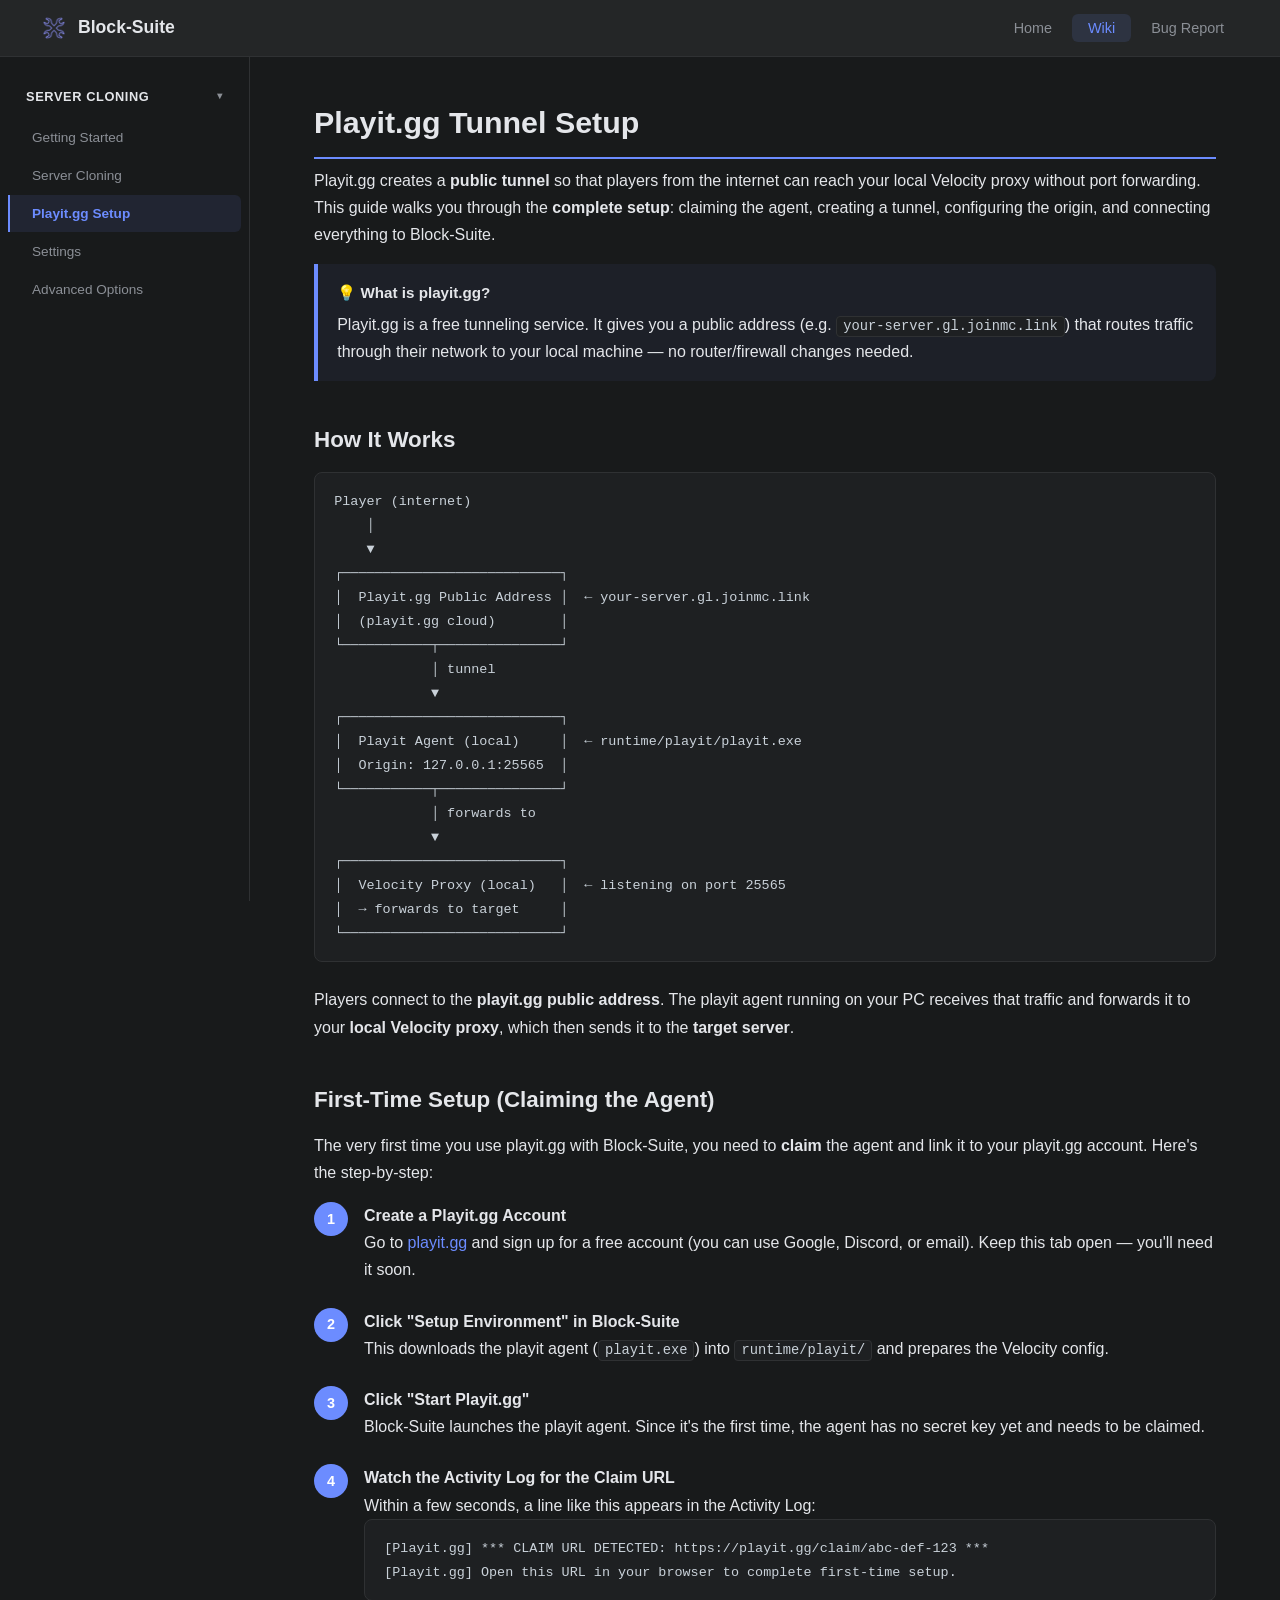
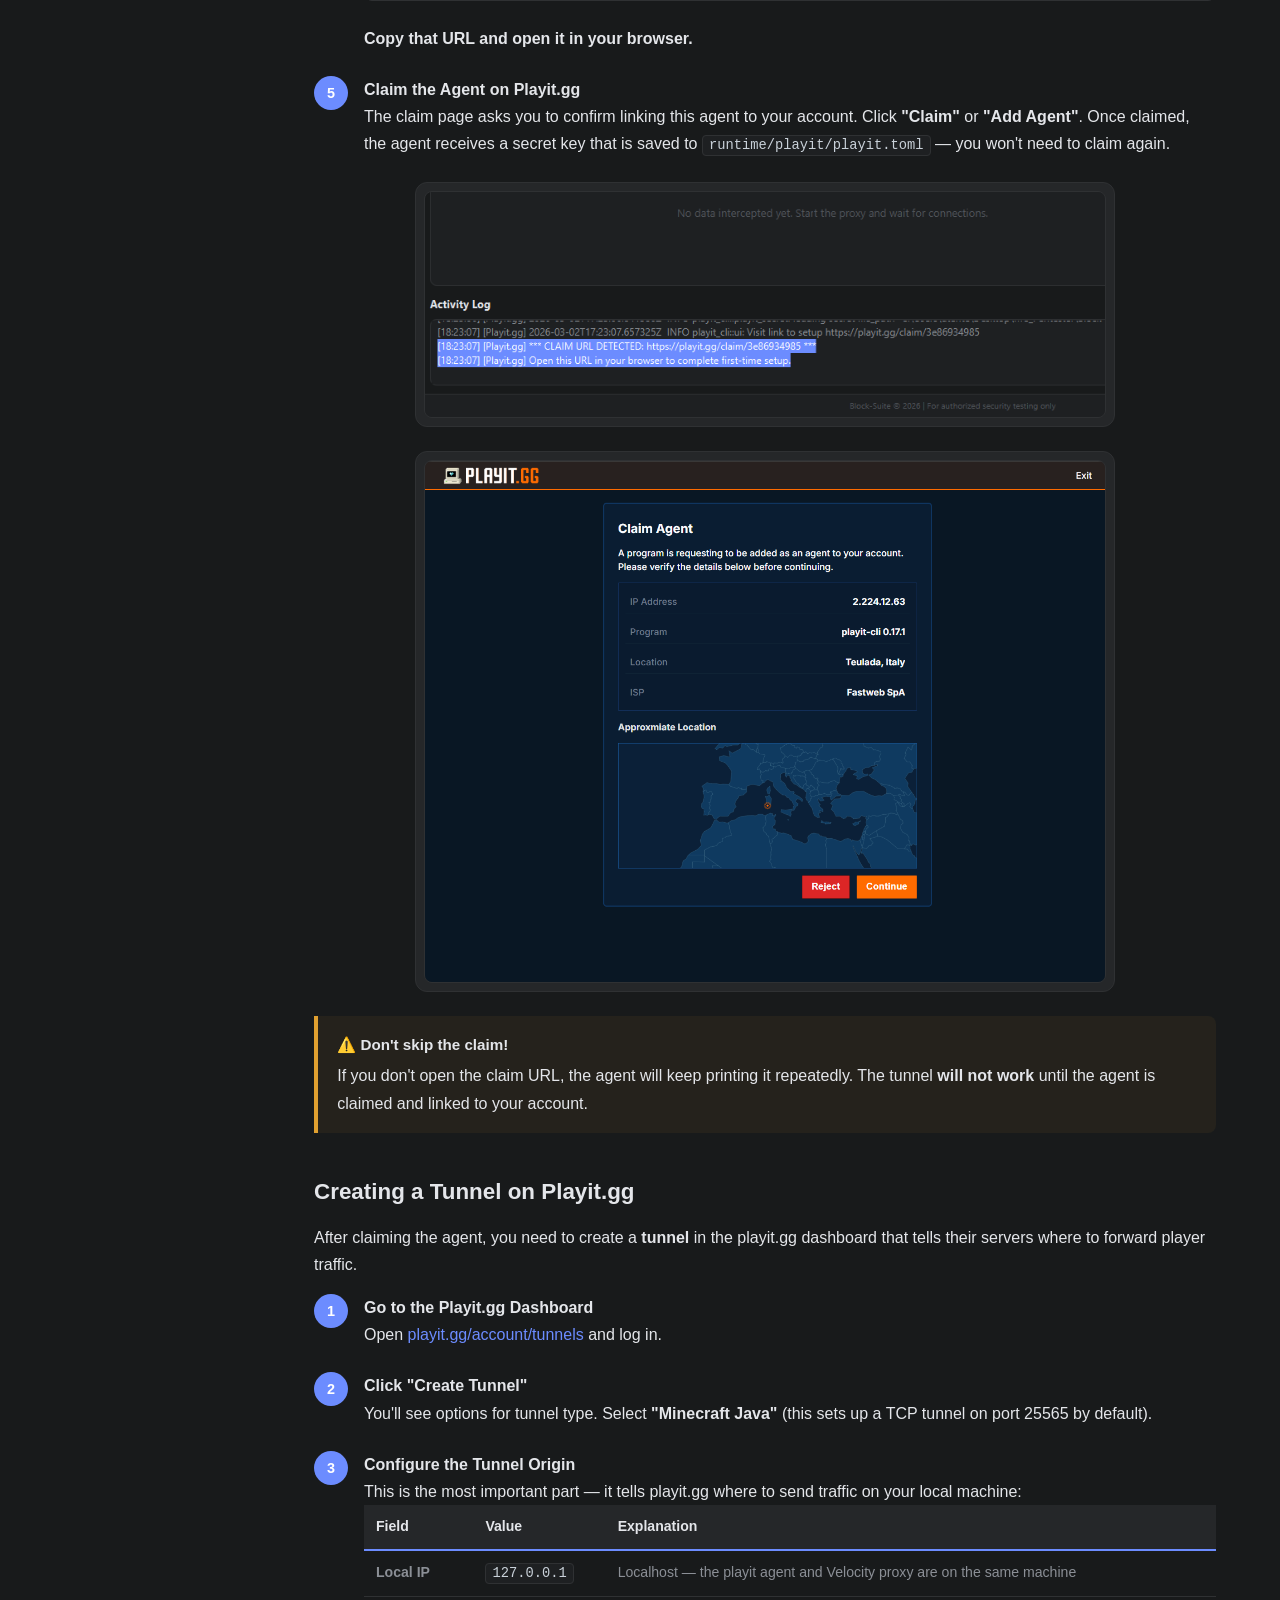
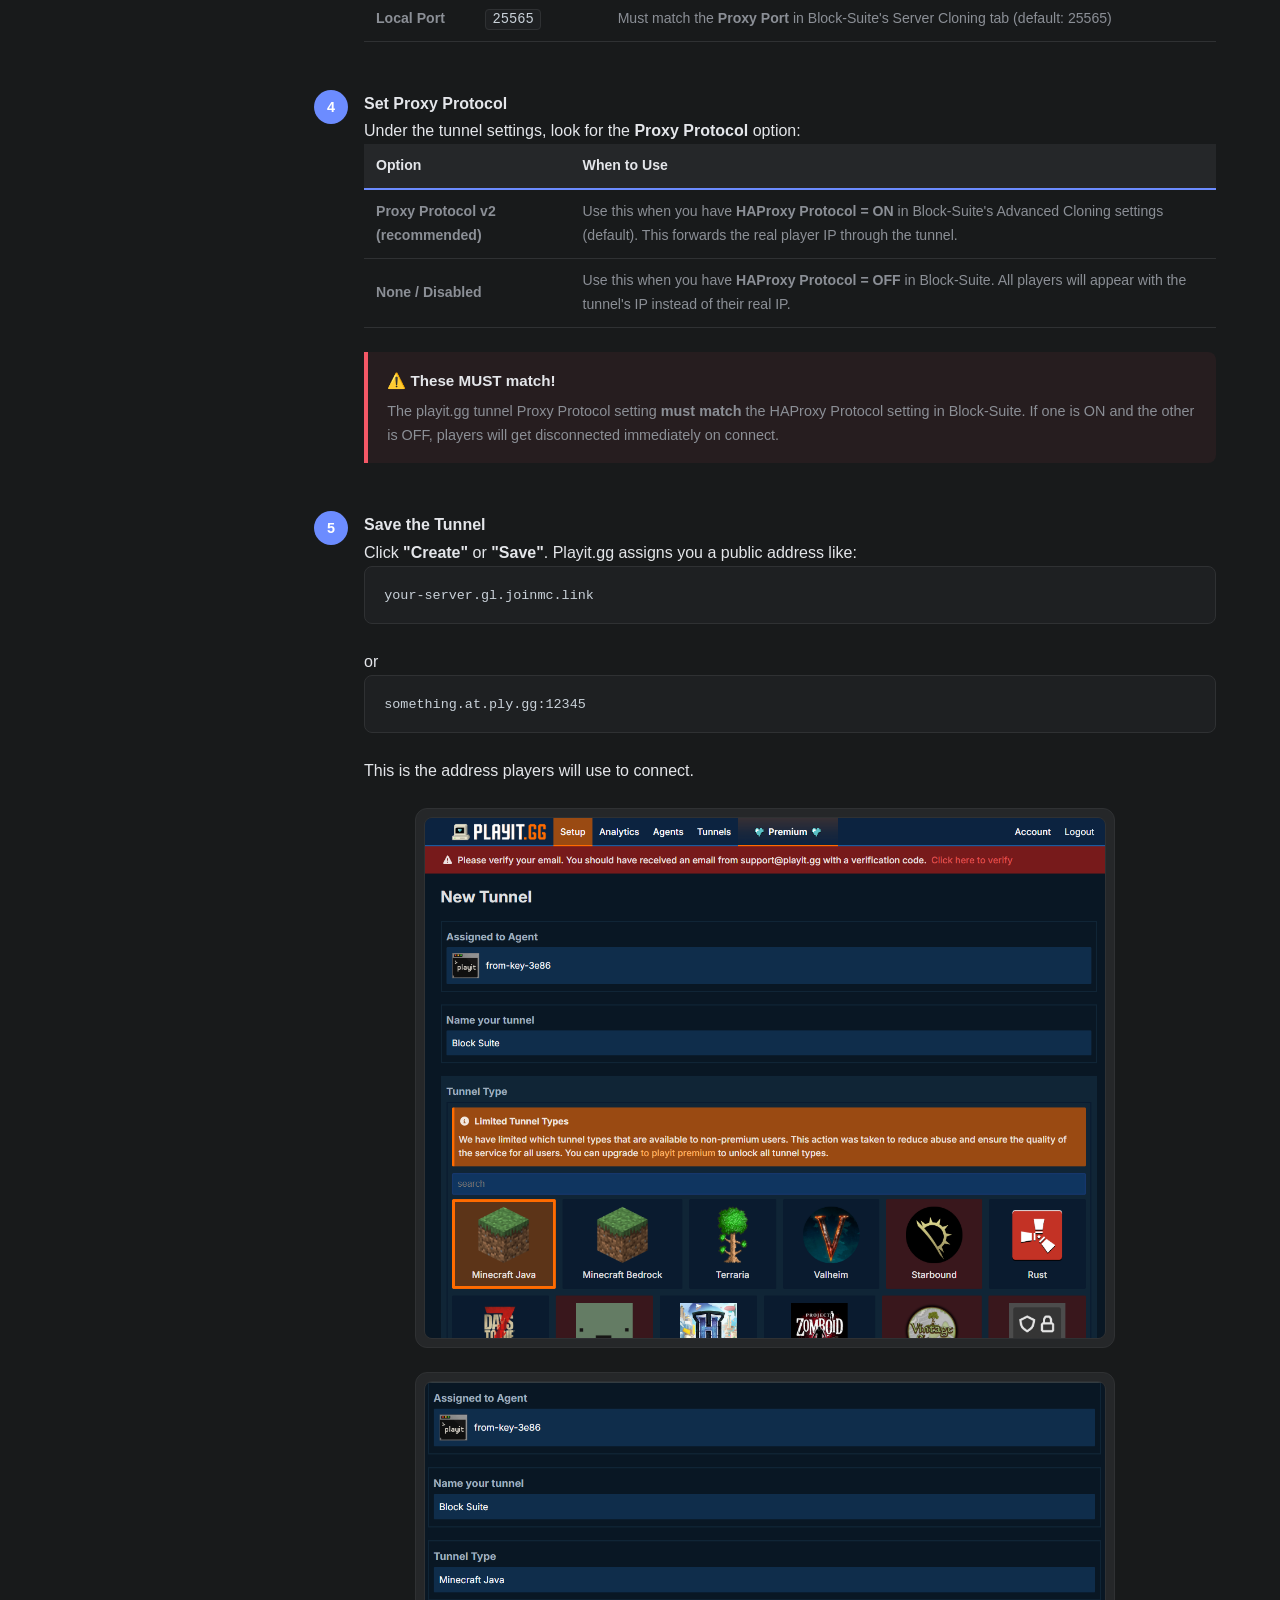
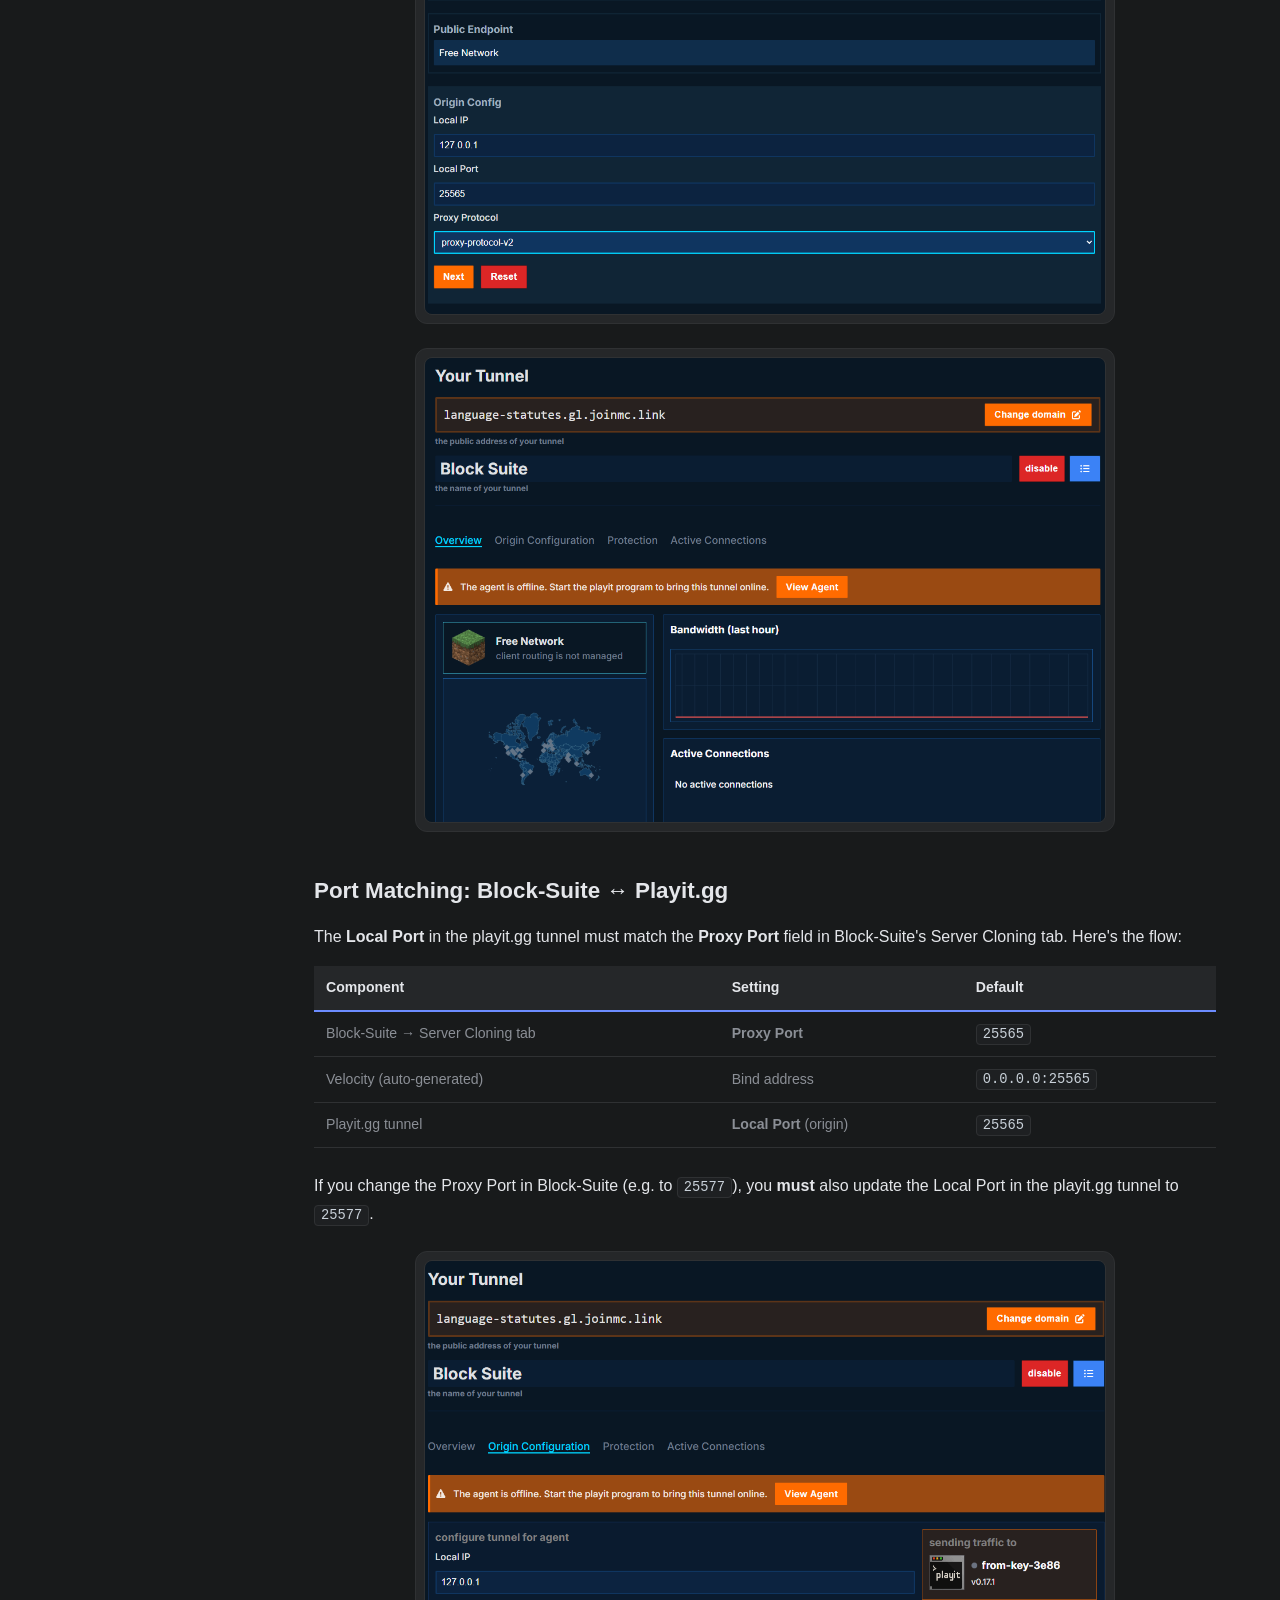
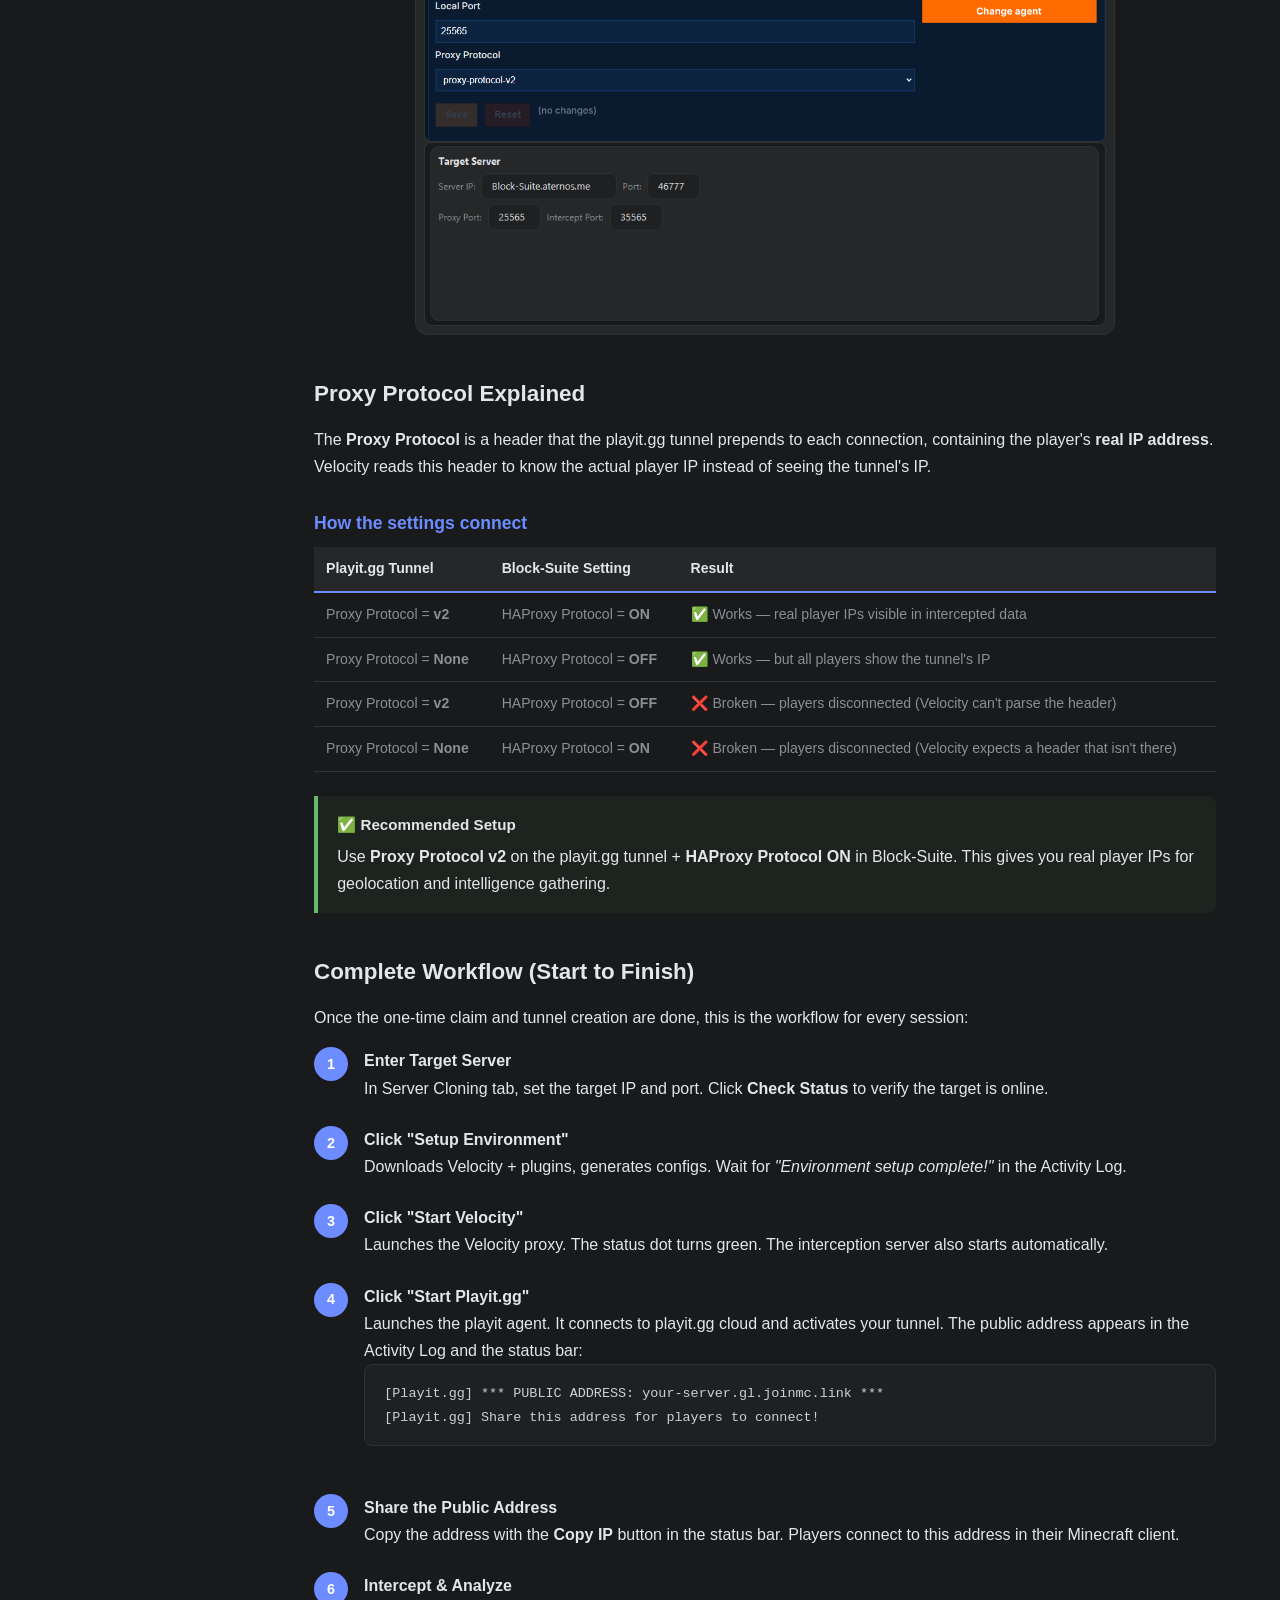
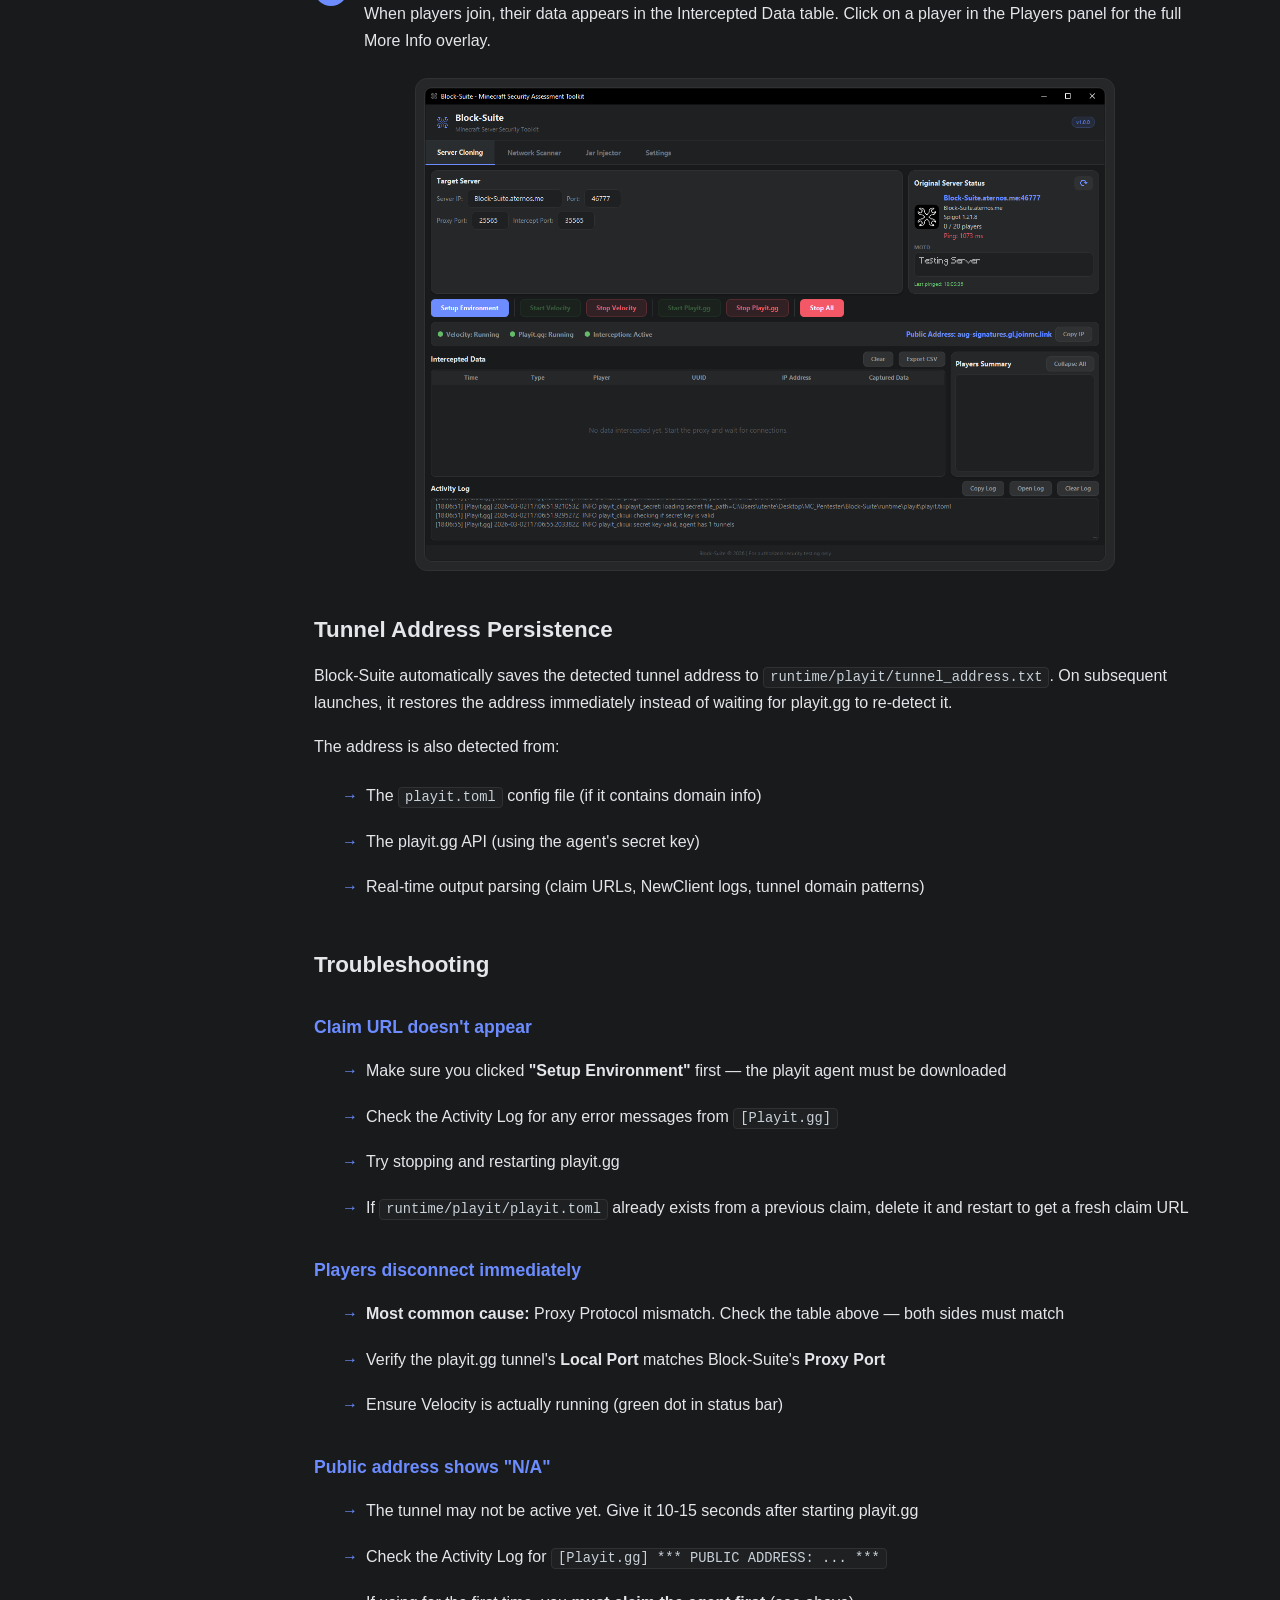
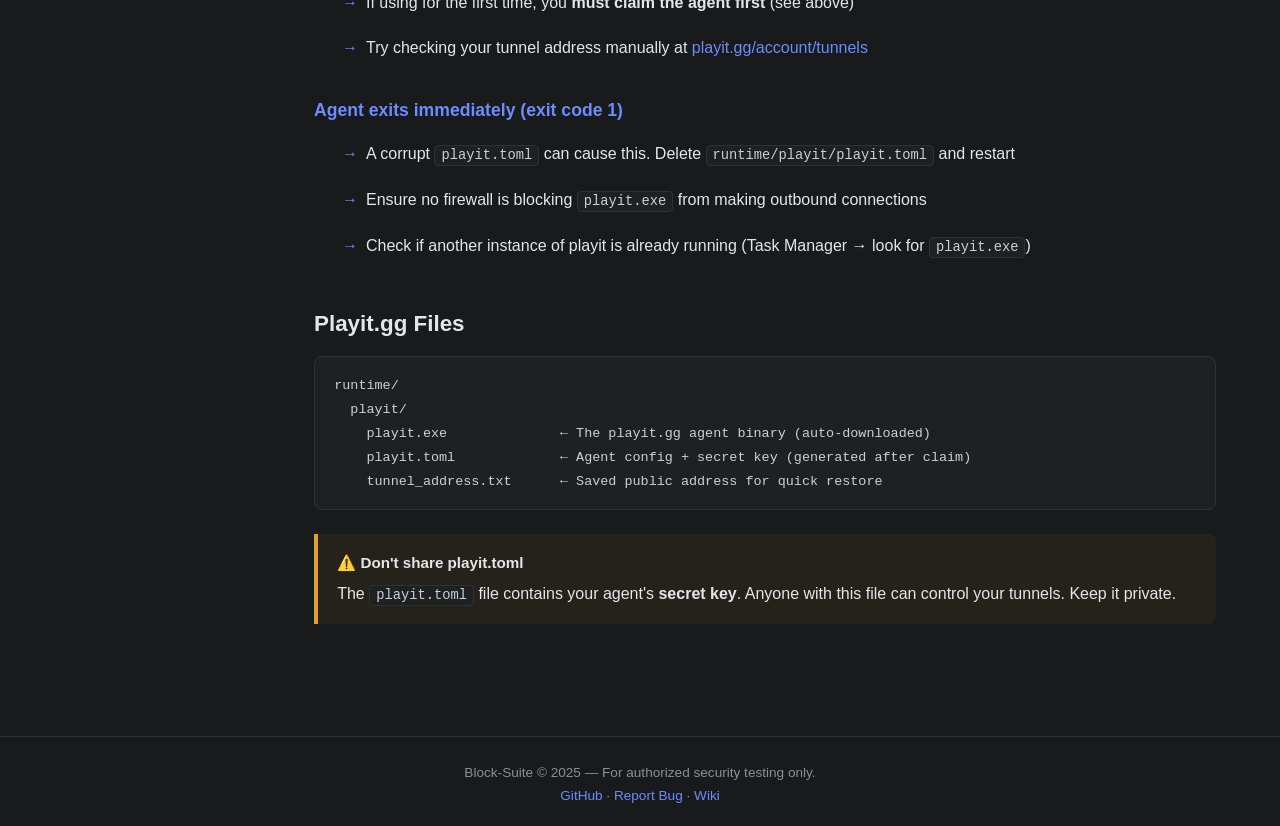
<file: docs/playit-setup.html>
<!DOCTYPE html>
<html lang="en">
<head>
  <meta charset="UTF-8">
  <meta name="viewport" content="width=device-width, initial-scale=1.0">
  <title>Playit.gg Setup — Block-Suite Docs</title>
  <link rel="stylesheet" href="assets/css/style.css">
  <link rel="icon" href="assets/img/logo.png" type="image/png">
</head>
<body>

<!-- NAVBAR -->
<nav class="navbar">
  <div class="navbar-inner">
    <a href="index.html" class="nav-brand">
      <img src="assets/img/logo.png" alt="Logo"> Block-Suite
    </a>
    <button class="nav-toggle" onclick="document.querySelector('.nav-links').classList.toggle('open')" aria-label="Menu">&#9776;</button>
    <ul class="nav-links">
      <li><a href="index.html">Home</a></li>
      <li><a href="wiki.html" class="active">Wiki</a></li>
      <li><a href="bug-report.html">Bug Report</a></li>
    </ul>
  </div>
</nav>

<!-- WIKI LAYOUT -->
<div class="wiki-layout">
  <aside class="wiki-sidebar" id="wikiSidebar">
    <div class="sidebar-section">
      <div class="sidebar-heading open" onclick="this.classList.toggle('open'); this.nextElementSibling.classList.toggle('open')">
        Server Cloning <span class="arrow">&#9656;</span>
      </div>
      <ul class="sidebar-links open">
        <li><a href="getting-started.html">Getting Started</a></li>
        <li><a href="server-cloning.html">Server Cloning</a></li>
        <li><a href="playit-setup.html" class="active">Playit.gg Setup</a></li>
        <li><a href="settings.html">Settings</a></li>
        <li><a href="advanced-cloning.html">Advanced Options</a></li>
      </ul>
    </div>
  </aside>
  <div class="sidebar-overlay" id="sidebarOverlay" onclick="closeSidebar()"></div>
  <main class="wiki-content">

  <h1>Playit.gg Tunnel Setup</h1>
  <p>Playit.gg creates a <strong>public tunnel</strong> so that players from the internet can reach your local Velocity proxy without port forwarding. This guide walks you through the <strong>complete setup</strong>: claiming the agent, creating a tunnel, configuring the origin, and connecting everything to Block-Suite.</p>

  <div class="callout">
    <div class="callout-title">💡 What is playit.gg?</div>
    <p>Playit.gg is a free tunneling service. It gives you a public address (e.g. <code>your-server.gl.joinmc.link</code>) that routes traffic through their network to your local machine — no router/firewall changes needed.</p>
  </div>

  <!-- ===== OVERVIEW ===== -->
  <h2 id="overview">How It Works</h2>

  <pre><code>Player (internet)
    │
    ▼
┌───────────────────────────┐
│  Playit.gg Public Address │  ← your-server.gl.joinmc.link
│  (playit.gg cloud)        │
└───────────┬───────────────┘
            │ tunnel
            ▼
┌───────────────────────────┐
│  Playit Agent (local)     │  ← runtime/playit/playit.exe
│  Origin: 127.0.0.1:25565  │
└───────────┬───────────────┘
            │ forwards to
            ▼
┌───────────────────────────┐
│  Velocity Proxy (local)   │  ← listening on port 25565
│  → forwards to target     │
└───────────────────────────┘</code></pre>

  <p>Players connect to the <strong>playit.gg public address</strong>. The playit agent running on your PC receives that traffic and forwards it to your <strong>local Velocity proxy</strong>, which then sends it to the <strong>target server</strong>.</p>

  <!-- ===== FIRST TIME ===== -->
  <h2 id="first-time">First-Time Setup (Claiming the Agent)</h2>

  <p>The very first time you use playit.gg with Block-Suite, you need to <strong>claim</strong> the agent and link it to your playit.gg account. Here's the step-by-step:</p>

  <div class="steps">
    <div class="step">
      <div class="step-number">1</div>
      <div class="step-body">
        <strong>Create a Playit.gg Account</strong><br>
        Go to <a href="https://playit.gg" target="_blank">playit.gg</a> and sign up for a free account (you can use Google, Discord, or email). Keep this tab open — you'll need it soon.
      </div>
    </div>
    <div class="step">
      <div class="step-number">2</div>
      <div class="step-body">
        <strong>Click "Setup Environment" in Block-Suite</strong><br>
        This downloads the playit agent (<code>playit.exe</code>) into <code>runtime/playit/</code> and prepares the Velocity config.
      </div>
    </div>
    <div class="step">
      <div class="step-number">3</div>
      <div class="step-body">
        <strong>Click "Start Playit.gg"</strong><br>
        Block-Suite launches the playit agent. Since it's the first time, the agent has no secret key yet and needs to be claimed.
      </div>
    </div>
    <div class="step">
      <div class="step-number">4</div>
      <div class="step-body">
        <strong>Watch the Activity Log for the Claim URL</strong><br>
        Within a few seconds, a line like this appears in the Activity Log:
        <pre><code>[Playit.gg] *** CLAIM URL DETECTED: https://playit.gg/claim/abc-def-123 ***
[Playit.gg] Open this URL in your browser to complete first-time setup.</code></pre>
        <strong>Copy that URL and open it in your browser.</strong>
      </div>
    </div>
    <div class="step">
      <div class="step-number">5</div>
      <div class="step-body">
        <strong>Claim the Agent on Playit.gg</strong><br>
        The claim page asks you to confirm linking this agent to your account. Click <strong>"Claim"</strong> or <strong>"Add Agent"</strong>. Once claimed, the agent receives a secret key that is saved to <code>runtime/playit/playit.toml</code> — you won't need to claim again.
      </div>
    </div>
  </div>

  <div class="screenshot">
    <img src="assets/img/4.PNG" alt="Playit.gg claim page in the browser">
  </div>

  <div class="screenshot">
    <img src="assets/img/5.PNG" alt="Playit.gg website — claim agent confirmation page in the browser">
  </div>

  <div class="callout warning">
    <div class="callout-title">⚠️ Don't skip the claim!</div>
    <p>If you don't open the claim URL, the agent will keep printing it repeatedly. The tunnel <strong>will not work</strong> until the agent is claimed and linked to your account.</p>
  </div>

  <!-- ===== CREATE TUNNEL ===== -->
  <h2 id="create-tunnel">Creating a Tunnel on Playit.gg</h2>

  <p>After claiming the agent, you need to create a <strong>tunnel</strong> in the playit.gg dashboard that tells their servers where to forward player traffic.</p>

  <div class="steps">
    <div class="step">
      <div class="step-number">1</div>
      <div class="step-body">
        <strong>Go to the Playit.gg Dashboard</strong><br>
        Open <a href="https://playit.gg/account/tunnels" target="_blank">playit.gg/account/tunnels</a> and log in.
      </div>
    </div>
    <div class="step">
      <div class="step-number">2</div>
      <div class="step-body">
        <strong>Click "Create Tunnel"</strong><br>
        You'll see options for tunnel type. Select <strong>"Minecraft Java"</strong> (this sets up a TCP tunnel on port 25565 by default).
      </div>
    </div>
    <div class="step">
      <div class="step-number">3</div>
      <div class="step-body">
        <strong>Configure the Tunnel Origin</strong><br>
        This is the most important part — it tells playit.gg where to send traffic on your local machine:
        <table>
          <thead><tr><th>Field</th><th>Value</th><th>Explanation</th></tr></thead>
          <tbody>
            <tr>
              <td><strong>Local IP</strong></td>
              <td><code>127.0.0.1</code></td>
              <td>Localhost — the playit agent and Velocity proxy are on the same machine</td>
            </tr>
            <tr>
              <td><strong>Local Port</strong></td>
              <td><code>25565</code></td>
              <td>Must match the <strong>Proxy Port</strong> in Block-Suite's Server Cloning tab (default: 25565)</td>
            </tr>
          </tbody>
        </table>
      </div>
    </div>
    <div class="step">
      <div class="step-number">4</div>
      <div class="step-body">
        <strong>Set Proxy Protocol</strong><br>
        Under the tunnel settings, look for the <strong>Proxy Protocol</strong> option:
        <table>
          <thead><tr><th>Option</th><th>When to Use</th></tr></thead>
          <tbody>
            <tr>
              <td><strong>Proxy Protocol v2 (recommended)</strong></td>
              <td>Use this when you have <strong>HAProxy Protocol = ON</strong> in Block-Suite's Advanced Cloning settings (default). This forwards the real player IP through the tunnel.</td>
            </tr>
            <tr>
              <td><strong>None / Disabled</strong></td>
              <td>Use this when you have <strong>HAProxy Protocol = OFF</strong> in Block-Suite. All players will appear with the tunnel's IP instead of their real IP.</td>
            </tr>
          </tbody>
        </table>

        <div class="callout danger">
          <div class="callout-title">⚠️ These MUST match!</div>
          <p>The playit.gg tunnel Proxy Protocol setting <strong>must match</strong> the HAProxy Protocol setting in Block-Suite. If one is ON and the other is OFF, players will get disconnected immediately on connect.</p>
        </div>
      </div>
    </div>
    <div class="step">
      <div class="step-number">5</div>
      <div class="step-body">
        <strong>Save the Tunnel</strong><br>
        Click <strong>"Create"</strong> or <strong>"Save"</strong>. Playit.gg assigns you a public address like:
        <pre><code>your-server.gl.joinmc.link</code></pre>
        or
        <pre><code>something.at.ply.gg:12345</code></pre>
        This is the address players will use to connect.
      </div>
    </div>
  </div>

  <div class="screenshot">
    <img src="assets/img/6.PNG" alt="Playit.gg dashboard — creating a new Minecraft tunnel with origin settings">
  </div>

  <div class="screenshot">
    <img src="assets/img/7.PNG" alt="Playit.gg dashboard — Tunnel origin configuration showing Local IP (127.0.0.1), Local Port (25565), and Proxy Protocol dropdown">
  </div>

  <div class="screenshot">
    <img src="assets/img/8.PNG" alt="Playit.gg dashboard — Completed tunnel showing the assigned public address">
  </div>

  <!-- ===== PORT MATCHING ===== -->
  <h2 id="port-matching">Port Matching: Block-Suite ↔ Playit.gg</h2>

  <p>The <strong>Local Port</strong> in the playit.gg tunnel must match the <strong>Proxy Port</strong> field in Block-Suite's Server Cloning tab. Here's the flow:</p>

  <table>
    <thead>
      <tr><th>Component</th><th>Setting</th><th>Default</th></tr>
    </thead>
    <tbody>
      <tr>
        <td>Block-Suite → Server Cloning tab</td>
        <td><strong>Proxy Port</strong></td>
        <td><code>25565</code></td>
      </tr>
      <tr>
        <td>Velocity (auto-generated)</td>
        <td>Bind address</td>
        <td><code>0.0.0.0:25565</code></td>
      </tr>
      <tr>
        <td>Playit.gg tunnel</td>
        <td><strong>Local Port</strong> (origin)</td>
        <td><code>25565</code></td>
      </tr>
    </tbody>
  </table>

  <p>If you change the Proxy Port in Block-Suite (e.g. to <code>25577</code>), you <strong>must</strong> also update the Local Port in the playit.gg tunnel to <code>25577</code>.</p>

  <div class="screenshot">
    <img src="assets/img/9-1.PNG" alt="Block-Suite Server Cloning tab showing Proxy Port field set to 25577">
    <img src="assets/img/9-2.PNG" alt="Playit.gg dashboard showing the same port (25577) in the tunnel origin Local Port field">
  </div>

  <!-- ===== PROXY PROTOCOL ===== -->
  <h2 id="proxy-protocol">Proxy Protocol Explained</h2>

  <p>The <strong>Proxy Protocol</strong> is a header that the playit.gg tunnel prepends to each connection, containing the player's <strong>real IP address</strong>. Velocity reads this header to know the actual player IP instead of seeing the tunnel's IP.</p>

  <h3>How the settings connect</h3>

  <table>
    <thead>
      <tr><th>Playit.gg Tunnel</th><th>Block-Suite Setting</th><th>Result</th></tr>
    </thead>
    <tbody>
      <tr>
        <td>Proxy Protocol = <strong>v2</strong></td>
        <td>HAProxy Protocol = <strong>ON</strong></td>
        <td>✅ Works — real player IPs visible in intercepted data</td>
      </tr>
      <tr>
        <td>Proxy Protocol = <strong>None</strong></td>
        <td>HAProxy Protocol = <strong>OFF</strong></td>
        <td>✅ Works — but all players show the tunnel's IP</td>
      </tr>
      <tr>
        <td>Proxy Protocol = <strong>v2</strong></td>
        <td>HAProxy Protocol = <strong>OFF</strong></td>
        <td>❌ Broken — players disconnected (Velocity can't parse the header)</td>
      </tr>
      <tr>
        <td>Proxy Protocol = <strong>None</strong></td>
        <td>HAProxy Protocol = <strong>ON</strong></td>
        <td>❌ Broken — players disconnected (Velocity expects a header that isn't there)</td>
      </tr>
    </tbody>
  </table>

  <div class="callout success">
    <div class="callout-title">✅ Recommended Setup</div>
    <p>Use <strong>Proxy Protocol v2</strong> on the playit.gg tunnel + <strong>HAProxy Protocol ON</strong> in Block-Suite. This gives you real player IPs for geolocation and intelligence gathering.</p>
  </div>

  <!-- ===== FULL WORKFLOW ===== -->
  <h2 id="full-workflow">Complete Workflow (Start to Finish)</h2>

  <p>Once the one-time claim and tunnel creation are done, this is the workflow for every session:</p>

  <div class="steps">
    <div class="step">
      <div class="step-number">1</div>
      <div class="step-body">
        <strong>Enter Target Server</strong><br>
        In Server Cloning tab, set the target IP and port. Click <strong>Check Status</strong> to verify the target is online.
      </div>
    </div>
    <div class="step">
      <div class="step-number">2</div>
      <div class="step-body">
        <strong>Click "Setup Environment"</strong><br>
        Downloads Velocity + plugins, generates configs. Wait for <em>"Environment setup complete!"</em> in the Activity Log.
      </div>
    </div>
    <div class="step">
      <div class="step-number">3</div>
      <div class="step-body">
        <strong>Click "Start Velocity"</strong><br>
        Launches the Velocity proxy. The status dot turns green. The interception server also starts automatically.
      </div>
    </div>
    <div class="step">
      <div class="step-number">4</div>
      <div class="step-body">
        <strong>Click "Start Playit.gg"</strong><br>
        Launches the playit agent. It connects to playit.gg cloud and activates your tunnel. The public address appears in the Activity Log and the status bar:
        <pre><code>[Playit.gg] *** PUBLIC ADDRESS: your-server.gl.joinmc.link ***
[Playit.gg] Share this address for players to connect!</code></pre>
      </div>
    </div>
    <div class="step">
      <div class="step-number">5</div>
      <div class="step-body">
        <strong>Share the Public Address</strong><br>
        Copy the address with the <strong>Copy IP</strong> button in the status bar. Players connect to this address in their Minecraft client.
      </div>
    </div>
    <div class="step">
      <div class="step-number">6</div>
      <div class="step-body">
        <strong>Intercept & Analyze</strong><br>
        When players join, their data appears in the Intercepted Data table. Click on a player in the Players panel for the full More Info overlay.
      </div>
    </div>
  </div>

  <div class="screenshot">
    <img src="assets/img/1.PNG" alt="Block-Suite with all 3 status dots green and public address visible in the status bar">
  </div>

  <!-- ===== ADDRESS PERSISTENCE ===== -->
  <h2 id="persistence">Tunnel Address Persistence</h2>

  <p>Block-Suite automatically saves the detected tunnel address to <code>runtime/playit/tunnel_address.txt</code>. On subsequent launches, it restores the address immediately instead of waiting for playit.gg to re-detect it.</p>

  <p>The address is also detected from:</p>
  <ul class="feature-list">
    <li>The <code>playit.toml</code> config file (if it contains domain info)</li>
    <li>The playit.gg API (using the agent's secret key)</li>
    <li>Real-time output parsing (claim URLs, NewClient logs, tunnel domain patterns)</li>
  </ul>

  <!-- ===== TROUBLESHOOTING ===== -->
  <h2 id="troubleshooting">Troubleshooting</h2>

  <h3>Claim URL doesn't appear</h3>
  <ul class="feature-list">
    <li>Make sure you clicked <strong>"Setup Environment"</strong> first — the playit agent must be downloaded</li>
    <li>Check the Activity Log for any error messages from <code>[Playit.gg]</code></li>
    <li>Try stopping and restarting playit.gg</li>
    <li>If <code>runtime/playit/playit.toml</code> already exists from a previous claim, delete it and restart to get a fresh claim URL</li>
  </ul>

  <h3>Players disconnect immediately</h3>
  <ul class="feature-list">
    <li><strong>Most common cause:</strong> Proxy Protocol mismatch. Check the table above — both sides must match</li>
    <li>Verify the playit.gg tunnel's <strong>Local Port</strong> matches Block-Suite's <strong>Proxy Port</strong></li>
    <li>Ensure Velocity is actually running (green dot in status bar)</li>
  </ul>

  <h3>Public address shows "N/A"</h3>
  <ul class="feature-list">
    <li>The tunnel may not be active yet. Give it 10-15 seconds after starting playit.gg</li>
    <li>Check the Activity Log for <code>[Playit.gg] *** PUBLIC ADDRESS: ... ***</code></li>
    <li>If using for the first time, you <strong>must claim the agent first</strong> (see above)</li>
    <li>Try checking your tunnel address manually at <a href="https://playit.gg/account/tunnels" target="_blank">playit.gg/account/tunnels</a></li>
  </ul>

  <h3>Agent exits immediately (exit code 1)</h3>
  <ul class="feature-list">
    <li>A corrupt <code>playit.toml</code> can cause this. Delete <code>runtime/playit/playit.toml</code> and restart</li>
    <li>Ensure no firewall is blocking <code>playit.exe</code> from making outbound connections</li>
    <li>Check if another instance of playit is already running (Task Manager → look for <code>playit.exe</code>)</li>
  </ul>

  <!-- ===== FILE STRUCTURE ===== -->
  <h2 id="files">Playit.gg Files</h2>

  <pre><code>runtime/
  playit/
    playit.exe              ← The playit.gg agent binary (auto-downloaded)
    playit.toml             ← Agent config + secret key (generated after claim)
    tunnel_address.txt      ← Saved public address for quick restore</code></pre>

  <div class="callout warning">
    <div class="callout-title">⚠️ Don't share playit.toml</div>
    <p>The <code>playit.toml</code> file contains your agent's <strong>secret key</strong>. Anyone with this file can control your tunnels. Keep it private.</p>
  </div>

  </main>
</div>

<button class="sidebar-toggle" id="sidebarToggle" onclick="toggleSidebar()" aria-label="Toggle sidebar">&#9776;</button>

<footer class="footer">
  Block-Suite &copy; 2025 &mdash; For authorized security testing only.<br>
  <a href="https://github.com/itsreyi/BlockSuite" target="_blank">GitHub</a> &middot;
  <a href="bug-report.html">Report Bug</a> &middot;
  <a href="wiki.html">Wiki</a>
</footer>

<script>
function toggleSidebar() {
  document.getElementById('wikiSidebar').classList.toggle('open');
  document.getElementById('sidebarOverlay').classList.toggle('open');
}
function closeSidebar() {
  document.getElementById('wikiSidebar').classList.remove('open');
  document.getElementById('sidebarOverlay').classList.remove('open');
}
</script>

</body>
</html>
</file>
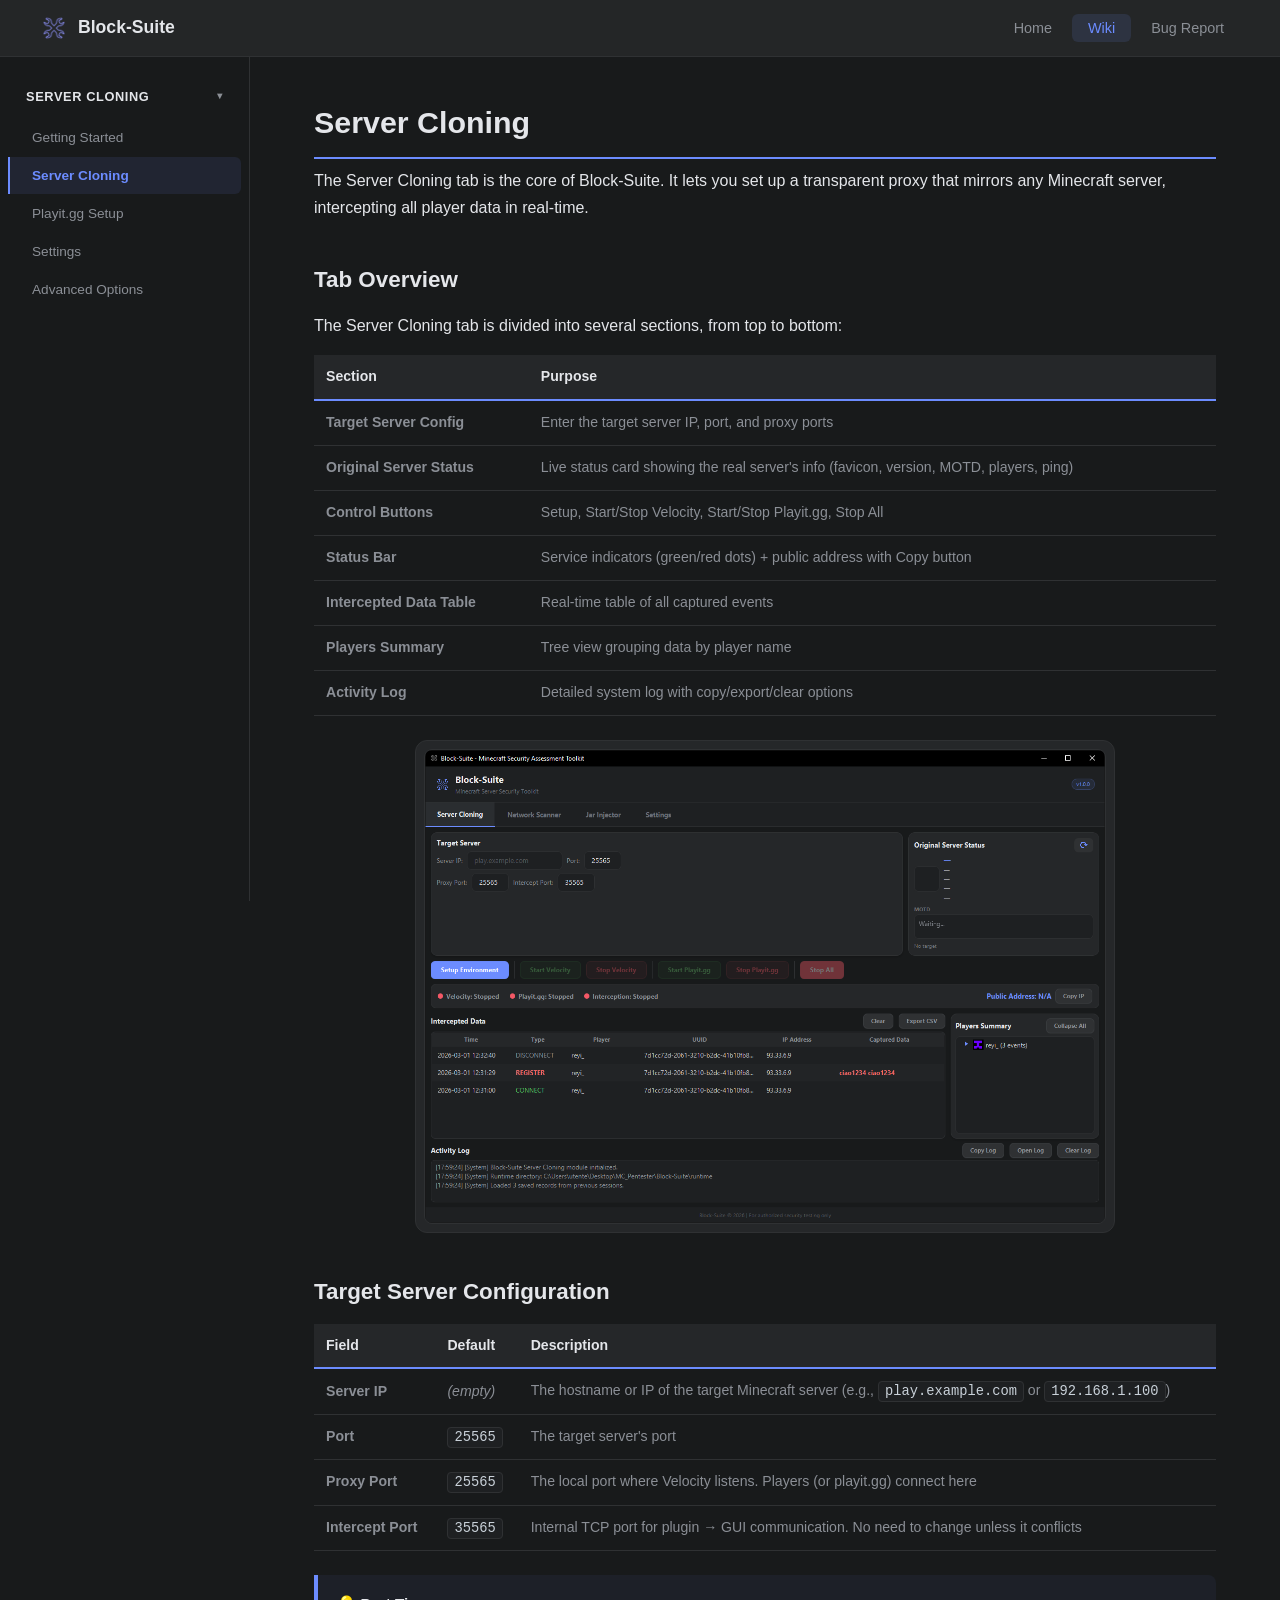
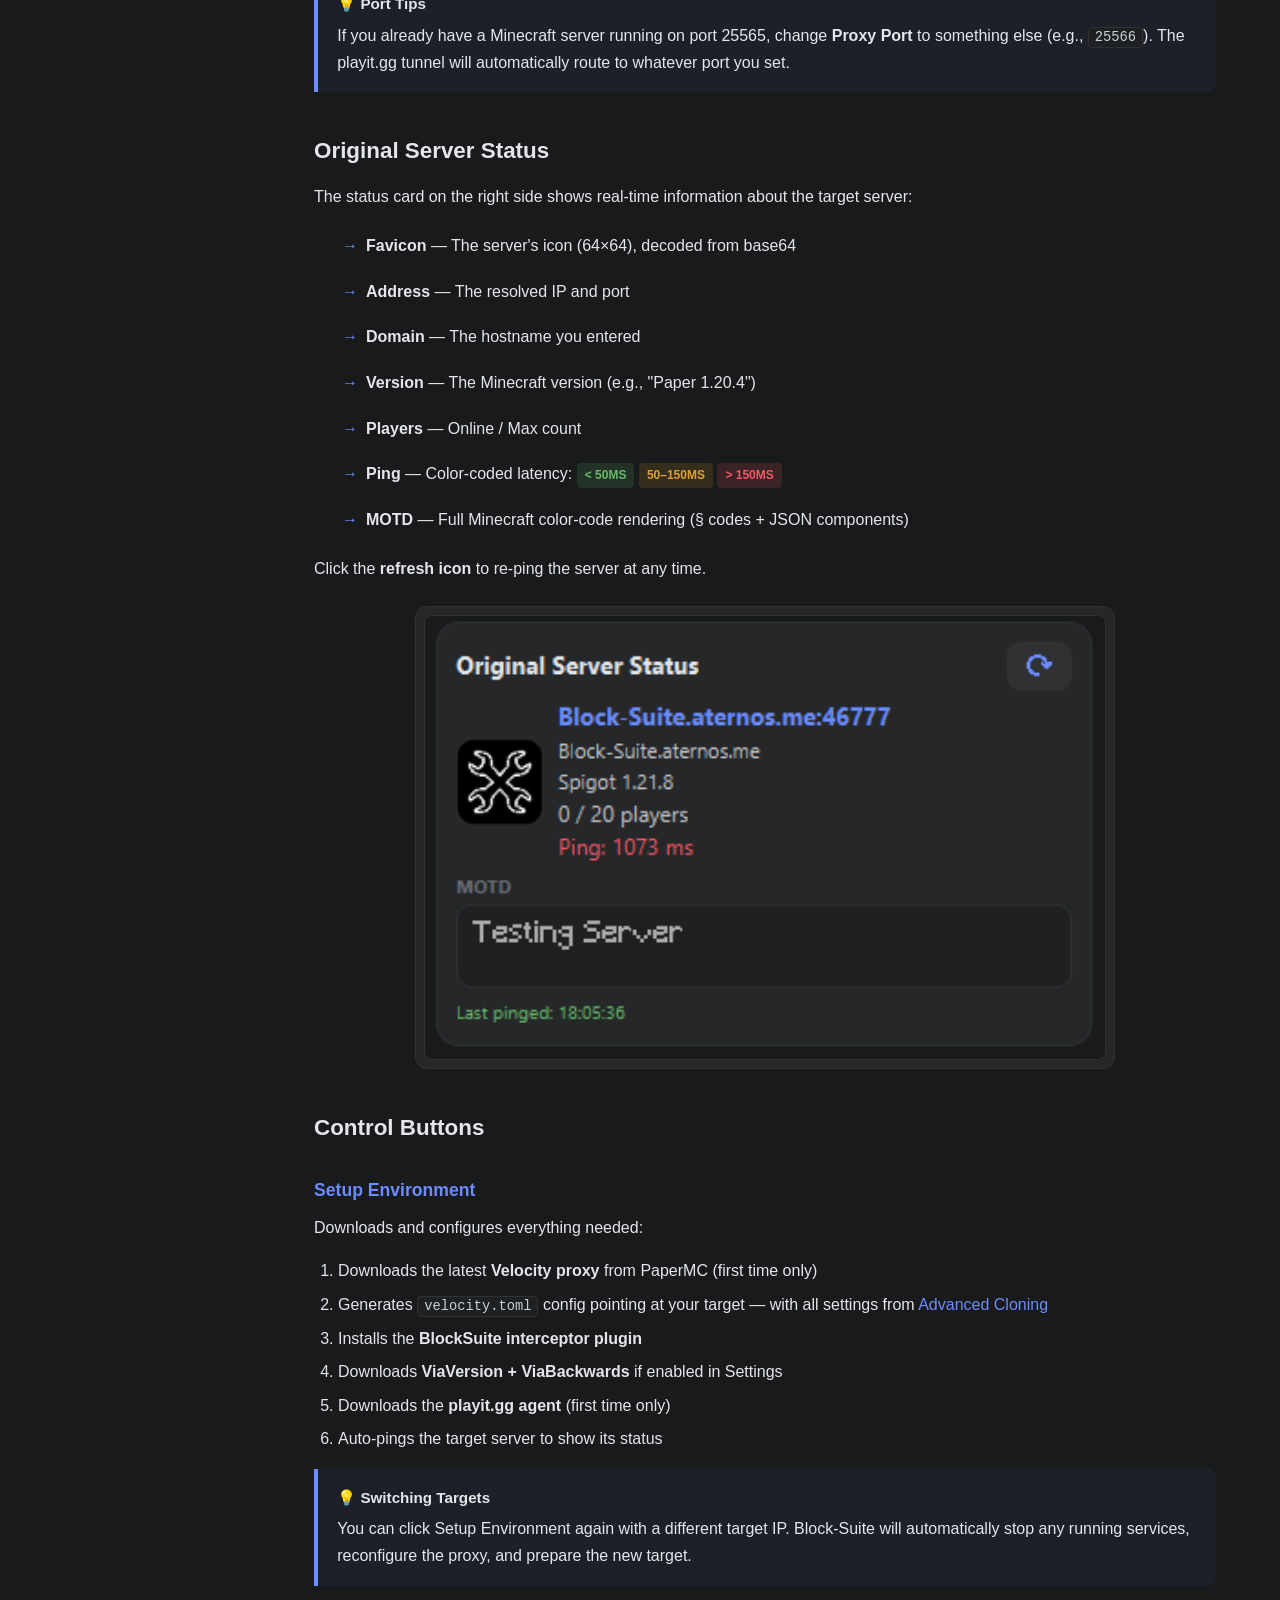
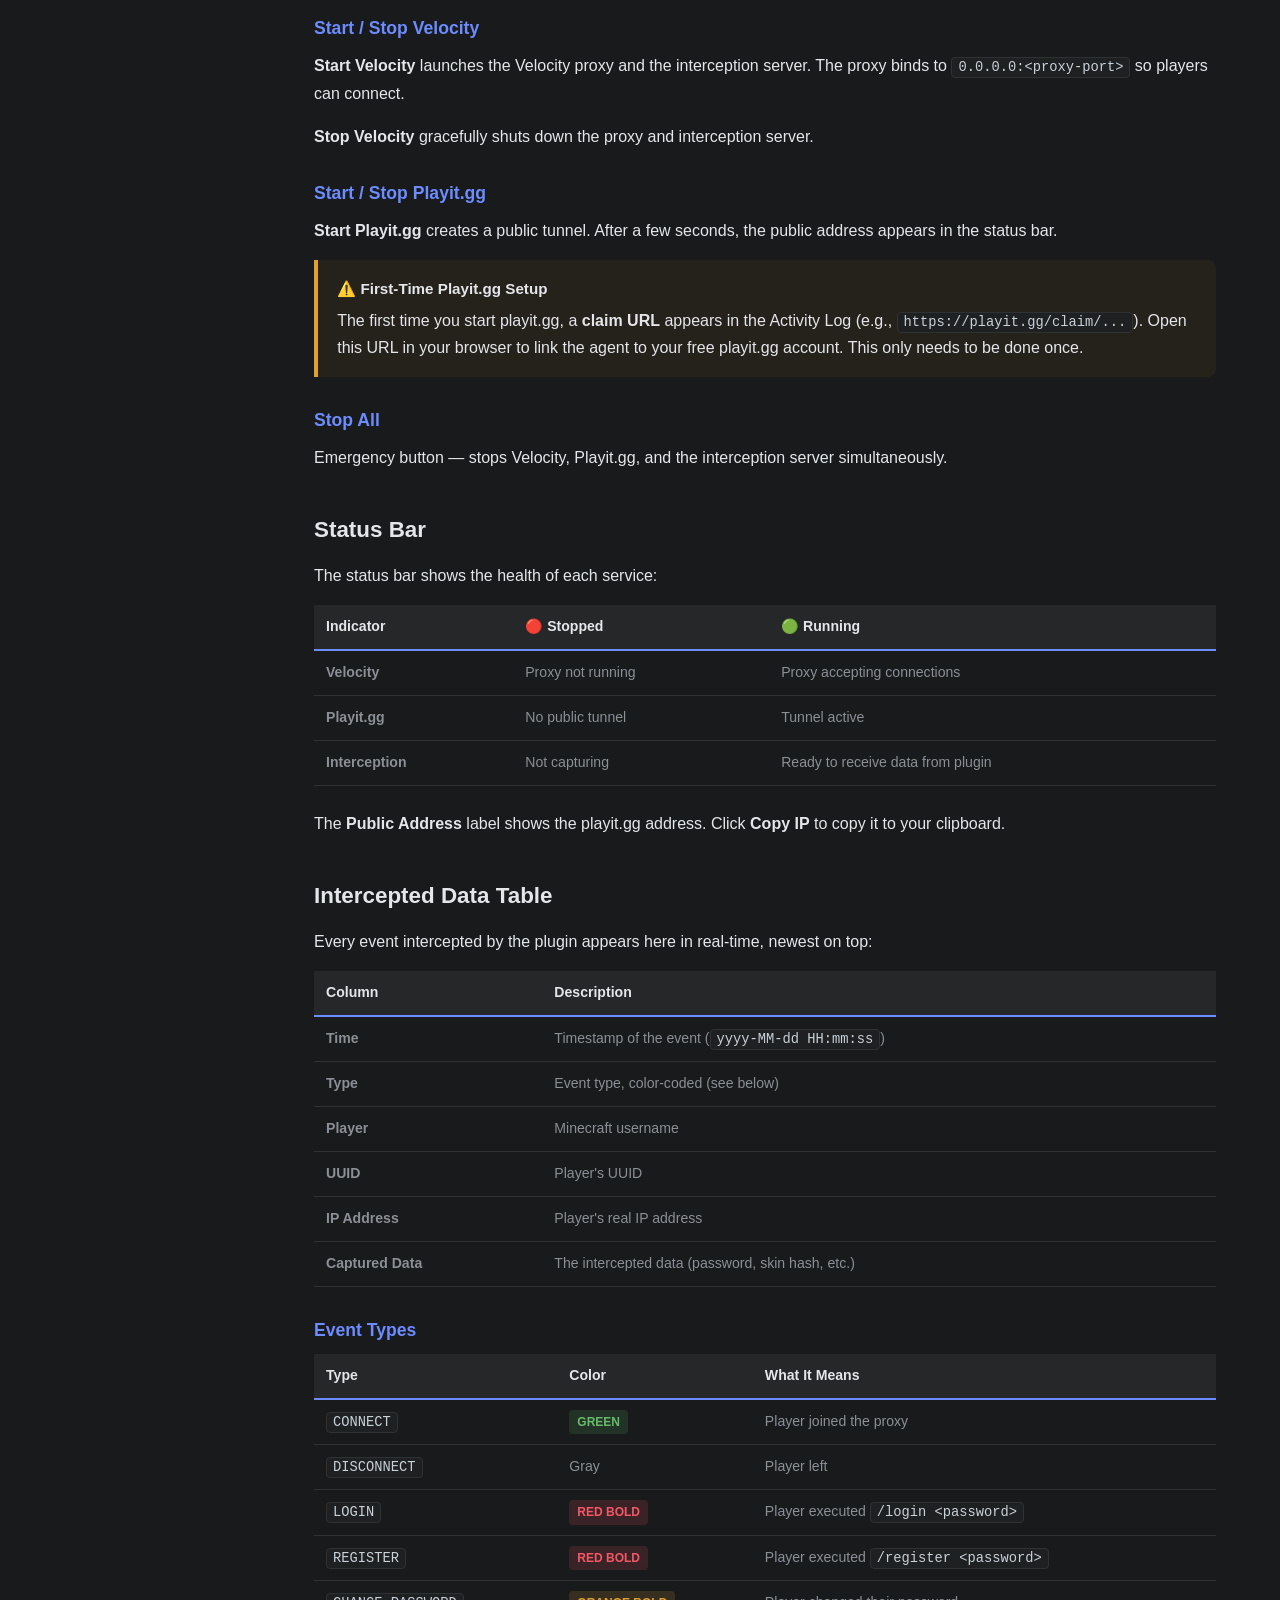
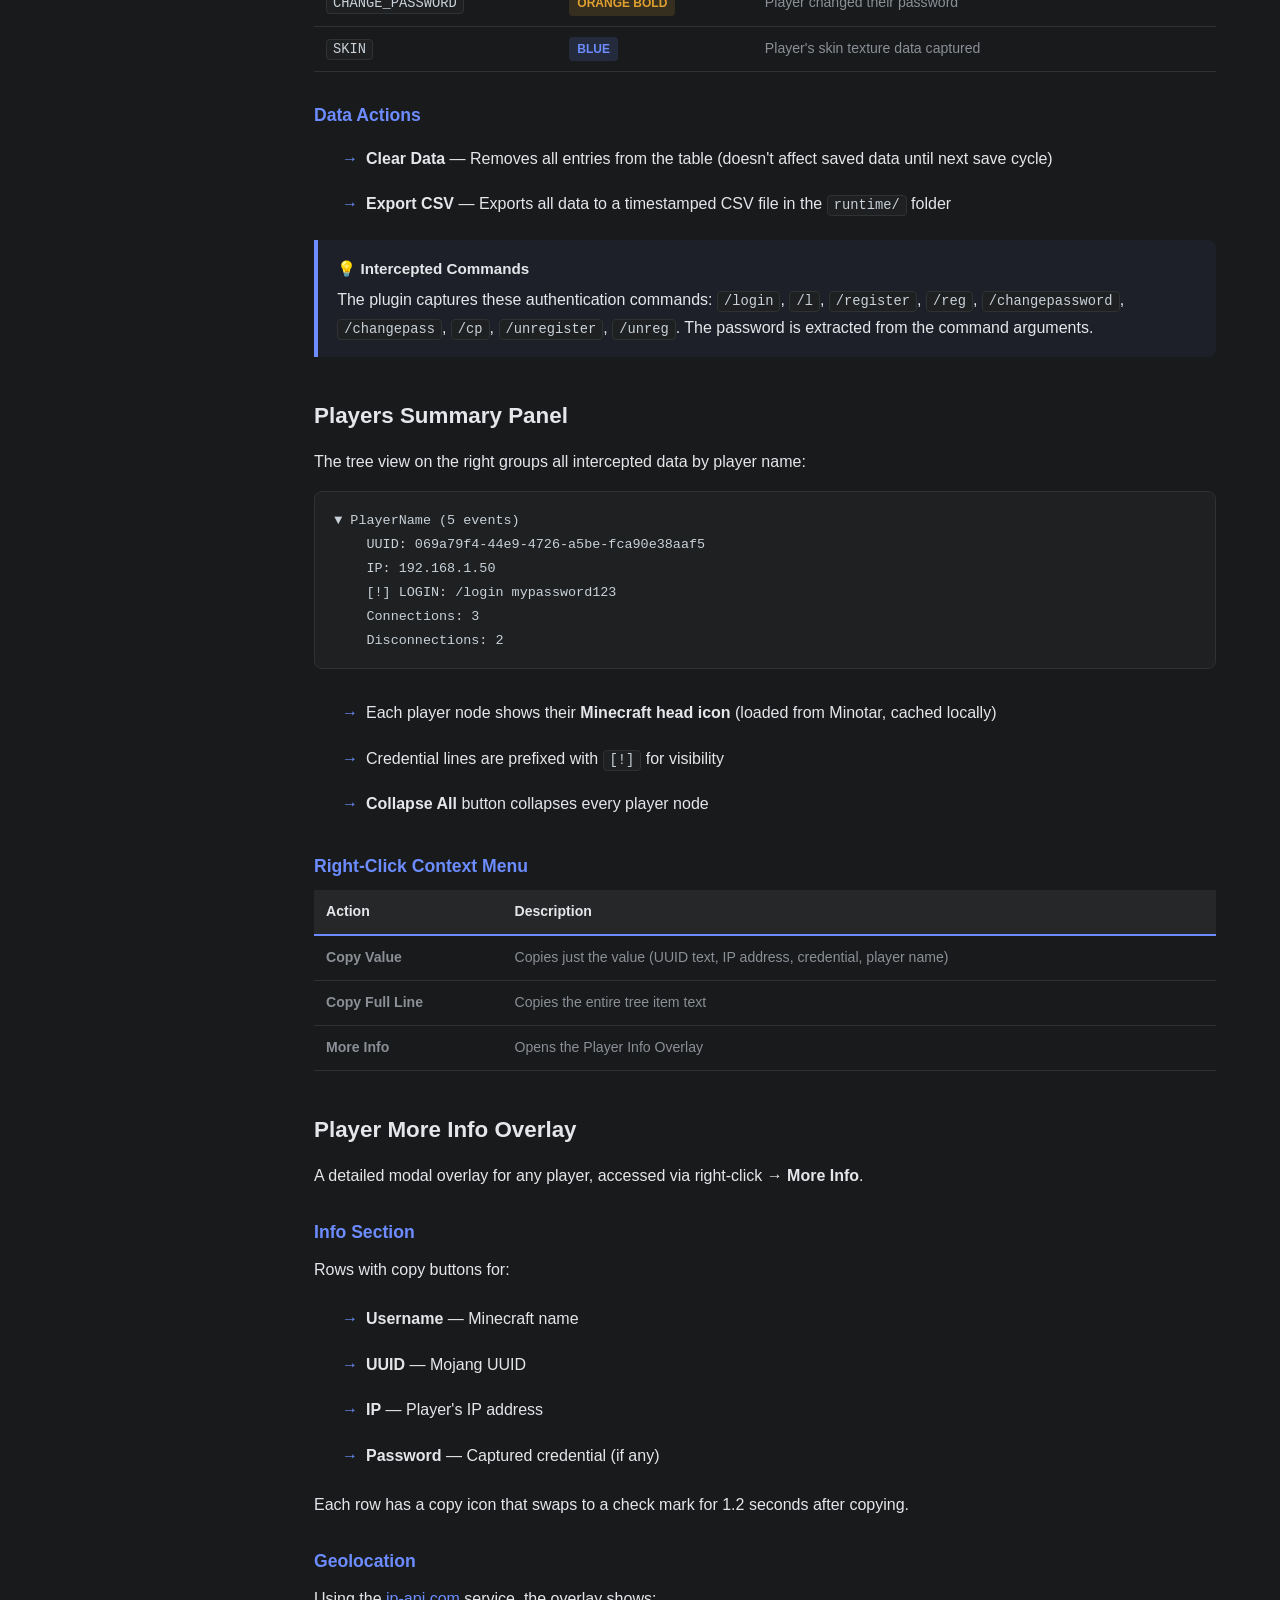
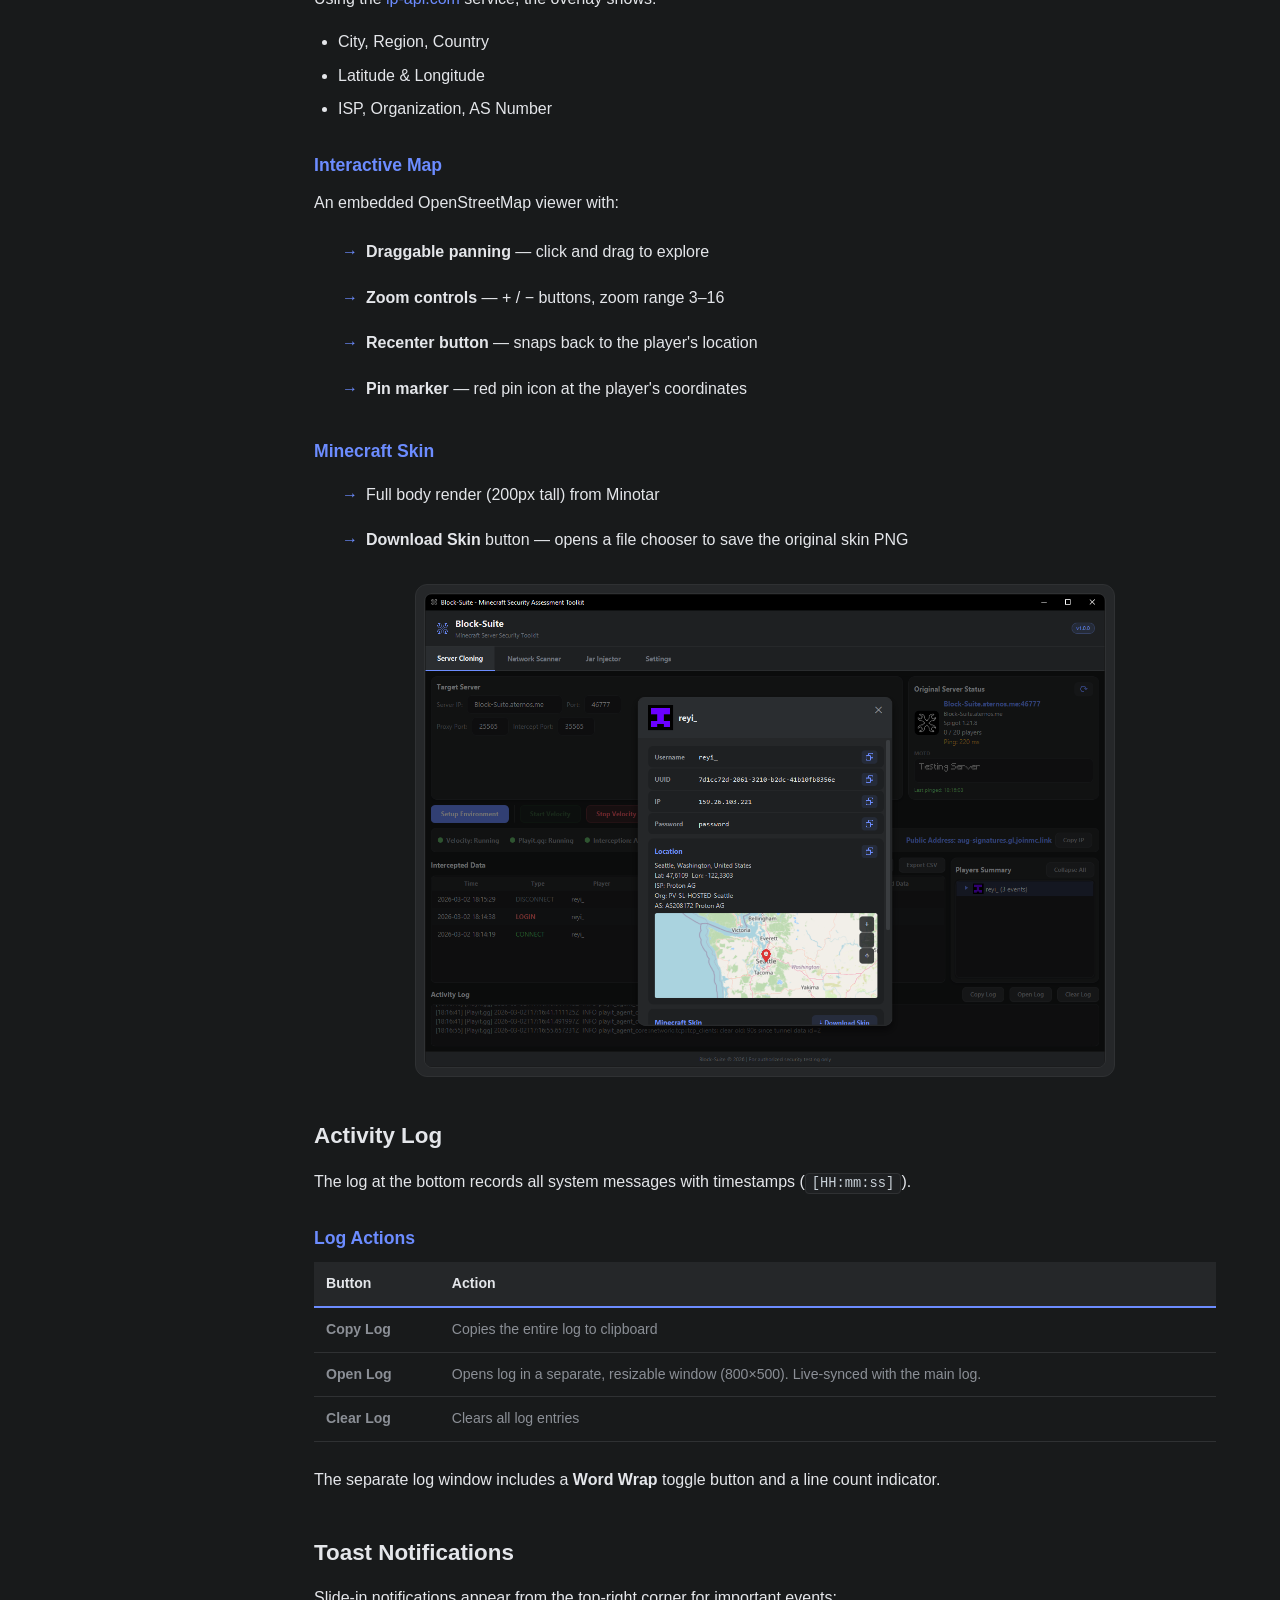
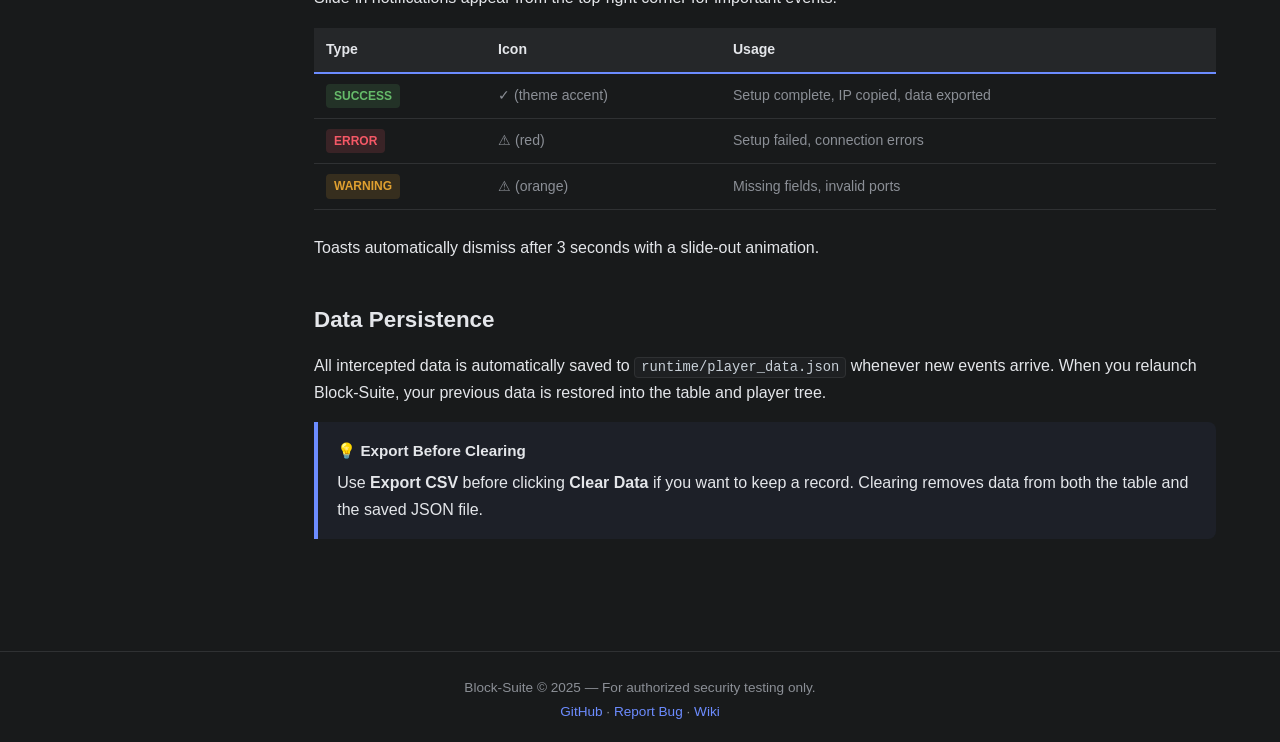
<file: docs/server-cloning.html>
<!DOCTYPE html>
<html lang="en">
<head>
  <meta charset="UTF-8">
  <meta name="viewport" content="width=device-width, initial-scale=1.0">
  <title>Server Cloning — Block-Suite Docs</title>
  <link rel="stylesheet" href="assets/css/style.css">
  <link rel="icon" href="assets/img/logo.png" type="image/png">
</head>
<body>

<!-- NAVBAR -->
<nav class="navbar">
  <div class="navbar-inner">
    <a href="index.html" class="nav-brand">
      <img src="assets/img/logo.png" alt="Logo"> Block-Suite
    </a>
    <button class="nav-toggle" onclick="document.querySelector('.nav-links').classList.toggle('open')" aria-label="Menu">&#9776;</button>
    <ul class="nav-links">
      <li><a href="index.html">Home</a></li>
      <li><a href="wiki.html" class="active">Wiki</a></li>
      <li><a href="bug-report.html">Bug Report</a></li>
    </ul>
  </div>
</nav>

<!-- WIKI LAYOUT -->
<div class="wiki-layout">
  <aside class="wiki-sidebar" id="wikiSidebar">
    <div class="sidebar-section">
      <div class="sidebar-heading open" onclick="this.classList.toggle('open'); this.nextElementSibling.classList.toggle('open')">
        Server Cloning <span class="arrow">&#9656;</span>
      </div>
      <ul class="sidebar-links open">
        <li><a href="getting-started.html">Getting Started</a></li>
        <li><a href="server-cloning.html" class="active">Server Cloning</a></li>
        <li><a href="playit-setup.html">Playit.gg Setup</a></li>
        <li><a href="settings.html">Settings</a></li>
        <li><a href="advanced-cloning.html">Advanced Options</a></li>
      </ul>
    </div>
  </aside>
  <div class="sidebar-overlay" id="sidebarOverlay" onclick="closeSidebar()"></div>
  <main class="wiki-content">

  <h1>Server Cloning</h1>
  <p>The Server Cloning tab is the core of Block-Suite. It lets you set up a transparent proxy that mirrors any Minecraft server, intercepting all player data in real-time.</p>

  <!-- ===== OVERVIEW ===== -->
  <h2 id="overview">Tab Overview</h2>

  <p>The Server Cloning tab is divided into several sections, from top to bottom:</p>

  <table>
    <thead>
      <tr><th>Section</th><th>Purpose</th></tr>
    </thead>
    <tbody>
      <tr><td><strong>Target Server Config</strong></td><td>Enter the target server IP, port, and proxy ports</td></tr>
      <tr><td><strong>Original Server Status</strong></td><td>Live status card showing the real server's info (favicon, version, MOTD, players, ping)</td></tr>
      <tr><td><strong>Control Buttons</strong></td><td>Setup, Start/Stop Velocity, Start/Stop Playit.gg, Stop All</td></tr>
      <tr><td><strong>Status Bar</strong></td><td>Service indicators (green/red dots) + public address with Copy button</td></tr>
      <tr><td><strong>Intercepted Data Table</strong></td><td>Real-time table of all captured events</td></tr>
      <tr><td><strong>Players Summary</strong></td><td>Tree view grouping data by player name</td></tr>
      <tr><td><strong>Activity Log</strong></td><td>Detailed system log with copy/export/clear options</td></tr>
    </tbody>
  </table>

  <div class="screenshot">
    <img src="assets/img/2.PNG" alt="Server Cloning tab overview with annotations">
  </div>

  <!-- ===== CONFIG ===== -->
  <h2 id="configuration">Target Server Configuration</h2>

  <table>
    <thead>
      <tr><th>Field</th><th>Default</th><th>Description</th></tr>
    </thead>
    <tbody>
      <tr>
        <td><strong>Server IP</strong></td>
        <td><em>(empty)</em></td>
        <td>The hostname or IP of the target Minecraft server (e.g., <code>play.example.com</code> or <code>192.168.1.100</code>)</td>
      </tr>
      <tr>
        <td><strong>Port</strong></td>
        <td><code>25565</code></td>
        <td>The target server's port</td>
      </tr>
      <tr>
        <td><strong>Proxy Port</strong></td>
        <td><code>25565</code></td>
        <td>The local port where Velocity listens. Players (or playit.gg) connect here</td>
      </tr>
      <tr>
        <td><strong>Intercept Port</strong></td>
        <td><code>35565</code></td>
        <td>Internal TCP port for plugin → GUI communication. No need to change unless it conflicts</td>
      </tr>
    </tbody>
  </table>

  <div class="callout">
    <div class="callout-title">💡 Port Tips</div>
    <p>If you already have a Minecraft server running on port 25565, change <strong>Proxy Port</strong> to something else (e.g., <code>25566</code>). The playit.gg tunnel will automatically route to whatever port you set.</p>
  </div>

  <!-- ===== SERVER STATUS ===== -->
  <h2 id="server-status">Original Server Status</h2>

  <p>The status card on the right side shows real-time information about the target server:</p>

  <ul class="feature-list">
    <li><strong>Favicon</strong> — The server's icon (64×64), decoded from base64</li>
    <li><strong>Address</strong> — The resolved IP and port</li>
    <li><strong>Domain</strong> — The hostname you entered</li>
    <li><strong>Version</strong> — The Minecraft version (e.g., "Paper 1.20.4")</li>
    <li><strong>Players</strong> — Online / Max count</li>
    <li><strong>Ping</strong> — Color-coded latency:
      <span class="badge badge-green">&lt; 50ms</span>
      <span class="badge badge-orange">50–150ms</span>
      <span class="badge badge-red">&gt; 150ms</span>
    </li>
    <li><strong>MOTD</strong> — Full Minecraft color-code rendering (§ codes + JSON components)</li>
  </ul>

  <p>Click the <strong>refresh icon</strong> to re-ping the server at any time.</p>

  <div class="screenshot">
    <img src="assets/img/3-1.PNG" alt="Server status card showing server info">
  </div>

  <!-- ===== CONTROLS ===== -->
  <h2 id="controls">Control Buttons</h2>

  <h3>Setup Environment</h3>
  <p>Downloads and configures everything needed:</p>
  <ol>
    <li>Downloads the latest <strong>Velocity proxy</strong> from PaperMC (first time only)</li>
    <li>Generates <code>velocity.toml</code> config pointing at your target — with all settings from <a href="advanced-cloning.html">Advanced Cloning</a></li>
    <li>Installs the <strong>BlockSuite interceptor plugin</strong></li>
    <li>Downloads <strong>ViaVersion + ViaBackwards</strong> if enabled in Settings</li>
    <li>Downloads the <strong>playit.gg agent</strong> (first time only)</li>
    <li>Auto-pings the target server to show its status</li>
  </ol>

  <div class="callout">
    <div class="callout-title">💡 Switching Targets</div>
    <p>You can click Setup Environment again with a different target IP. Block-Suite will automatically stop any running services, reconfigure the proxy, and prepare the new target.</p>
  </div>

  <h3>Start / Stop Velocity</h3>
  <p><strong>Start Velocity</strong> launches the Velocity proxy and the interception server. The proxy binds to <code>0.0.0.0:&lt;proxy-port&gt;</code> so players can connect.</p>
  <p><strong>Stop Velocity</strong> gracefully shuts down the proxy and interception server.</p>

  <h3>Start / Stop Playit.gg</h3>
  <p><strong>Start Playit.gg</strong> creates a public tunnel. After a few seconds, the public address appears in the status bar.</p>

  <div class="callout warning">
    <div class="callout-title">⚠️ First-Time Playit.gg Setup</div>
    <p>The first time you start playit.gg, a <strong>claim URL</strong> appears in the Activity Log (e.g., <code>https://playit.gg/claim/...</code>). Open this URL in your browser to link the agent to your free playit.gg account. This only needs to be done once.</p>
  </div>

  <h3>Stop All</h3>
  <p>Emergency button — stops Velocity, Playit.gg, and the interception server simultaneously.</p>

  <!-- ===== STATUS BAR ===== -->
  <h2 id="status-bar">Status Bar</h2>

  <p>The status bar shows the health of each service:</p>

  <table>
    <thead>
      <tr><th>Indicator</th><th>🔴 Stopped</th><th>🟢 Running</th></tr>
    </thead>
    <tbody>
      <tr><td><strong>Velocity</strong></td><td>Proxy not running</td><td>Proxy accepting connections</td></tr>
      <tr><td><strong>Playit.gg</strong></td><td>No public tunnel</td><td>Tunnel active</td></tr>
      <tr><td><strong>Interception</strong></td><td>Not capturing</td><td>Ready to receive data from plugin</td></tr>
    </tbody>
  </table>

  <p>The <strong>Public Address</strong> label shows the playit.gg address. Click <strong>Copy IP</strong> to copy it to your clipboard.</p>

  <!-- ===== DATA TABLE ===== -->
  <h2 id="interception">Intercepted Data Table</h2>

  <p>Every event intercepted by the plugin appears here in real-time, newest on top:</p>

  <table>
    <thead>
      <tr><th>Column</th><th>Description</th></tr>
    </thead>
    <tbody>
      <tr><td><strong>Time</strong></td><td>Timestamp of the event (<code>yyyy-MM-dd HH:mm:ss</code>)</td></tr>
      <tr><td><strong>Type</strong></td><td>Event type, color-coded (see below)</td></tr>
      <tr><td><strong>Player</strong></td><td>Minecraft username</td></tr>
      <tr><td><strong>UUID</strong></td><td>Player's UUID</td></tr>
      <tr><td><strong>IP Address</strong></td><td>Player's real IP address</td></tr>
      <tr><td><strong>Captured Data</strong></td><td>The intercepted data (password, skin hash, etc.)</td></tr>
    </tbody>
  </table>

  <h3>Event Types</h3>
  <table>
    <thead>
      <tr><th>Type</th><th>Color</th><th>What It Means</th></tr>
    </thead>
    <tbody>
      <tr><td><code>CONNECT</code></td><td><span class="badge badge-green">Green</span></td><td>Player joined the proxy</td></tr>
      <tr><td><code>DISCONNECT</code></td><td><span style="color:var(--text-dim)">Gray</span></td><td>Player left</td></tr>
      <tr><td><code>LOGIN</code></td><td><span class="badge badge-red">Red Bold</span></td><td>Player executed <code>/login &lt;password&gt;</code></td></tr>
      <tr><td><code>REGISTER</code></td><td><span class="badge badge-red">Red Bold</span></td><td>Player executed <code>/register &lt;password&gt;</code></td></tr>
      <tr><td><code>CHANGE_PASSWORD</code></td><td><span class="badge badge-orange">Orange Bold</span></td><td>Player changed their password</td></tr>
      <tr><td><code>SKIN</code></td><td><span class="badge badge-blue">Blue</span></td><td>Player's skin texture data captured</td></tr>
    </tbody>
  </table>

  <h3>Data Actions</h3>
  <ul class="feature-list">
    <li><strong>Clear Data</strong> — Removes all entries from the table (doesn't affect saved data until next save cycle)</li>
    <li><strong>Export CSV</strong> — Exports all data to a timestamped CSV file in the <code>runtime/</code> folder</li>
  </ul>

  <div class="callout">
    <div class="callout-title">💡 Intercepted Commands</div>
    <p>The plugin captures these authentication commands: <code>/login</code>, <code>/l</code>, <code>/register</code>, <code>/reg</code>, <code>/changepassword</code>, <code>/changepass</code>, <code>/cp</code>, <code>/unregister</code>, <code>/unreg</code>. The password is extracted from the command arguments.</p>
  </div>

  <!-- ===== PLAYERS PANEL ===== -->
  <h2 id="players">Players Summary Panel</h2>

  <p>The tree view on the right groups all intercepted data by player name:</p>

  <pre><code>▼ PlayerName (5 events)
    UUID: 069a79f4-44e9-4726-a5be-fca90e38aaf5
    IP: 192.168.1.50
    [!] LOGIN: /login mypassword123
    Connections: 3
    Disconnections: 2</code></pre>

  <ul class="feature-list">
    <li>Each player node shows their <strong>Minecraft head icon</strong> (loaded from Minotar, cached locally)</li>
    <li>Credential lines are prefixed with <code>[!]</code> for visibility</li>
    <li><strong>Collapse All</strong> button collapses every player node</li>
  </ul>

  <h3>Right-Click Context Menu</h3>
  <table>
    <thead>
      <tr><th>Action</th><th>Description</th></tr>
    </thead>
    <tbody>
      <tr><td><strong>Copy Value</strong></td><td>Copies just the value (UUID text, IP address, credential, player name)</td></tr>
      <tr><td><strong>Copy Full Line</strong></td><td>Copies the entire tree item text</td></tr>
      <tr><td><strong>More Info</strong></td><td>Opens the Player Info Overlay</td></tr>
    </tbody>
  </table>

  <!-- ===== PLAYER INFO ===== -->
  <h2 id="player-info">Player More Info Overlay</h2>

  <p>A detailed modal overlay for any player, accessed via right-click → <strong>More Info</strong>.</p>

  <h3>Info Section</h3>
  <p>Rows with copy buttons for:</p>
  <ul class="feature-list">
    <li><strong>Username</strong> — Minecraft name</li>
    <li><strong>UUID</strong> — Mojang UUID</li>
    <li><strong>IP</strong> — Player's IP address</li>
    <li><strong>Password</strong> — Captured credential (if any)</li>
  </ul>
  <p>Each row has a copy icon that swaps to a check mark for 1.2 seconds after copying.</p>

  <h3>Geolocation</h3>
  <p>Using the <a href="http://ip-api.com" target="_blank">ip-api.com</a> service, the overlay shows:</p>
  <ul>
    <li>City, Region, Country</li>
    <li>Latitude &amp; Longitude</li>
    <li>ISP, Organization, AS Number</li>
  </ul>

  <h3>Interactive Map</h3>
  <p>An embedded OpenStreetMap viewer with:</p>
  <ul class="feature-list">
    <li><strong>Draggable panning</strong> — click and drag to explore</li>
    <li><strong>Zoom controls</strong> — + / − buttons, zoom range 3–16</li>
    <li><strong>Recenter button</strong> — snaps back to the player's location</li>
    <li><strong>Pin marker</strong> — red pin icon at the player's coordinates</li>
  </ul>

  <h3>Minecraft Skin</h3>
  <ul class="feature-list">
    <li>Full body render (200px tall) from Minotar</li>
    <li><strong>Download Skin</strong> button — opens a file chooser to save the original skin PNG</li>
  </ul>

  <div class="screenshot">
    <img src="assets/img/3.PNG" alt="Player More Info overlay showing geolocation map, skin, and copied data.">
  </div>

  <!-- ===== LOG ===== -->
  <h2 id="log">Activity Log</h2>

  <p>The log at the bottom records all system messages with timestamps (<code>[HH:mm:ss]</code>).</p>

  <h3>Log Actions</h3>
  <table>
    <thead>
      <tr><th>Button</th><th>Action</th></tr>
    </thead>
    <tbody>
      <tr><td><strong>Copy Log</strong></td><td>Copies the entire log to clipboard</td></tr>
      <tr><td><strong>Open Log</strong></td><td>Opens log in a separate, resizable window (800×500). Live-synced with the main log.</td></tr>
      <tr><td><strong>Clear Log</strong></td><td>Clears all log entries</td></tr>
    </tbody>
  </table>

  <p>The separate log window includes a <strong>Word Wrap</strong> toggle button and a line count indicator.</p>

  <!-- ===== TOAST ===== -->
  <h2 id="toasts">Toast Notifications</h2>

  <p>Slide-in notifications appear from the top-right corner for important events:</p>

  <table>
    <thead>
      <tr><th>Type</th><th>Icon</th><th>Usage</th></tr>
    </thead>
    <tbody>
      <tr><td><span class="badge badge-green">SUCCESS</span></td><td>✓ (theme accent)</td><td>Setup complete, IP copied, data exported</td></tr>
      <tr><td><span class="badge badge-red">ERROR</span></td><td>⚠ (red)</td><td>Setup failed, connection errors</td></tr>
      <tr><td><span class="badge badge-orange">WARNING</span></td><td>⚠ (orange)</td><td>Missing fields, invalid ports</td></tr>
    </tbody>
  </table>

  <p>Toasts automatically dismiss after 3 seconds with a slide-out animation.</p>

  <!-- ===== DATA PERSISTENCE ===== -->
  <h2 id="persistence">Data Persistence</h2>

  <p>All intercepted data is automatically saved to <code>runtime/player_data.json</code> whenever new events arrive. When you relaunch Block-Suite, your previous data is restored into the table and player tree.</p>

  <div class="callout">
    <div class="callout-title">💡 Export Before Clearing</div>
    <p>Use <strong>Export CSV</strong> before clicking <strong>Clear Data</strong> if you want to keep a record. Clearing removes data from both the table and the saved JSON file.</p>
  </div>

  </main>
</div>

<button class="sidebar-toggle" id="sidebarToggle" onclick="toggleSidebar()" aria-label="Toggle sidebar">&#9776;</button>

<footer class="footer">
  Block-Suite &copy; 2025 &mdash; For authorized security testing only.<br>
  <a href="https://github.com/itsreyi/BlockSuite" target="_blank">GitHub</a> &middot;
  <a href="bug-report.html">Report Bug</a> &middot;
  <a href="wiki.html">Wiki</a>
</footer>

<script>
function toggleSidebar() {
  document.getElementById('wikiSidebar').classList.toggle('open');
  document.getElementById('sidebarOverlay').classList.toggle('open');
}
function closeSidebar() {
  document.getElementById('wikiSidebar').classList.remove('open');
  document.getElementById('sidebarOverlay').classList.remove('open');
}
</script>

</body>
</html>
</file>
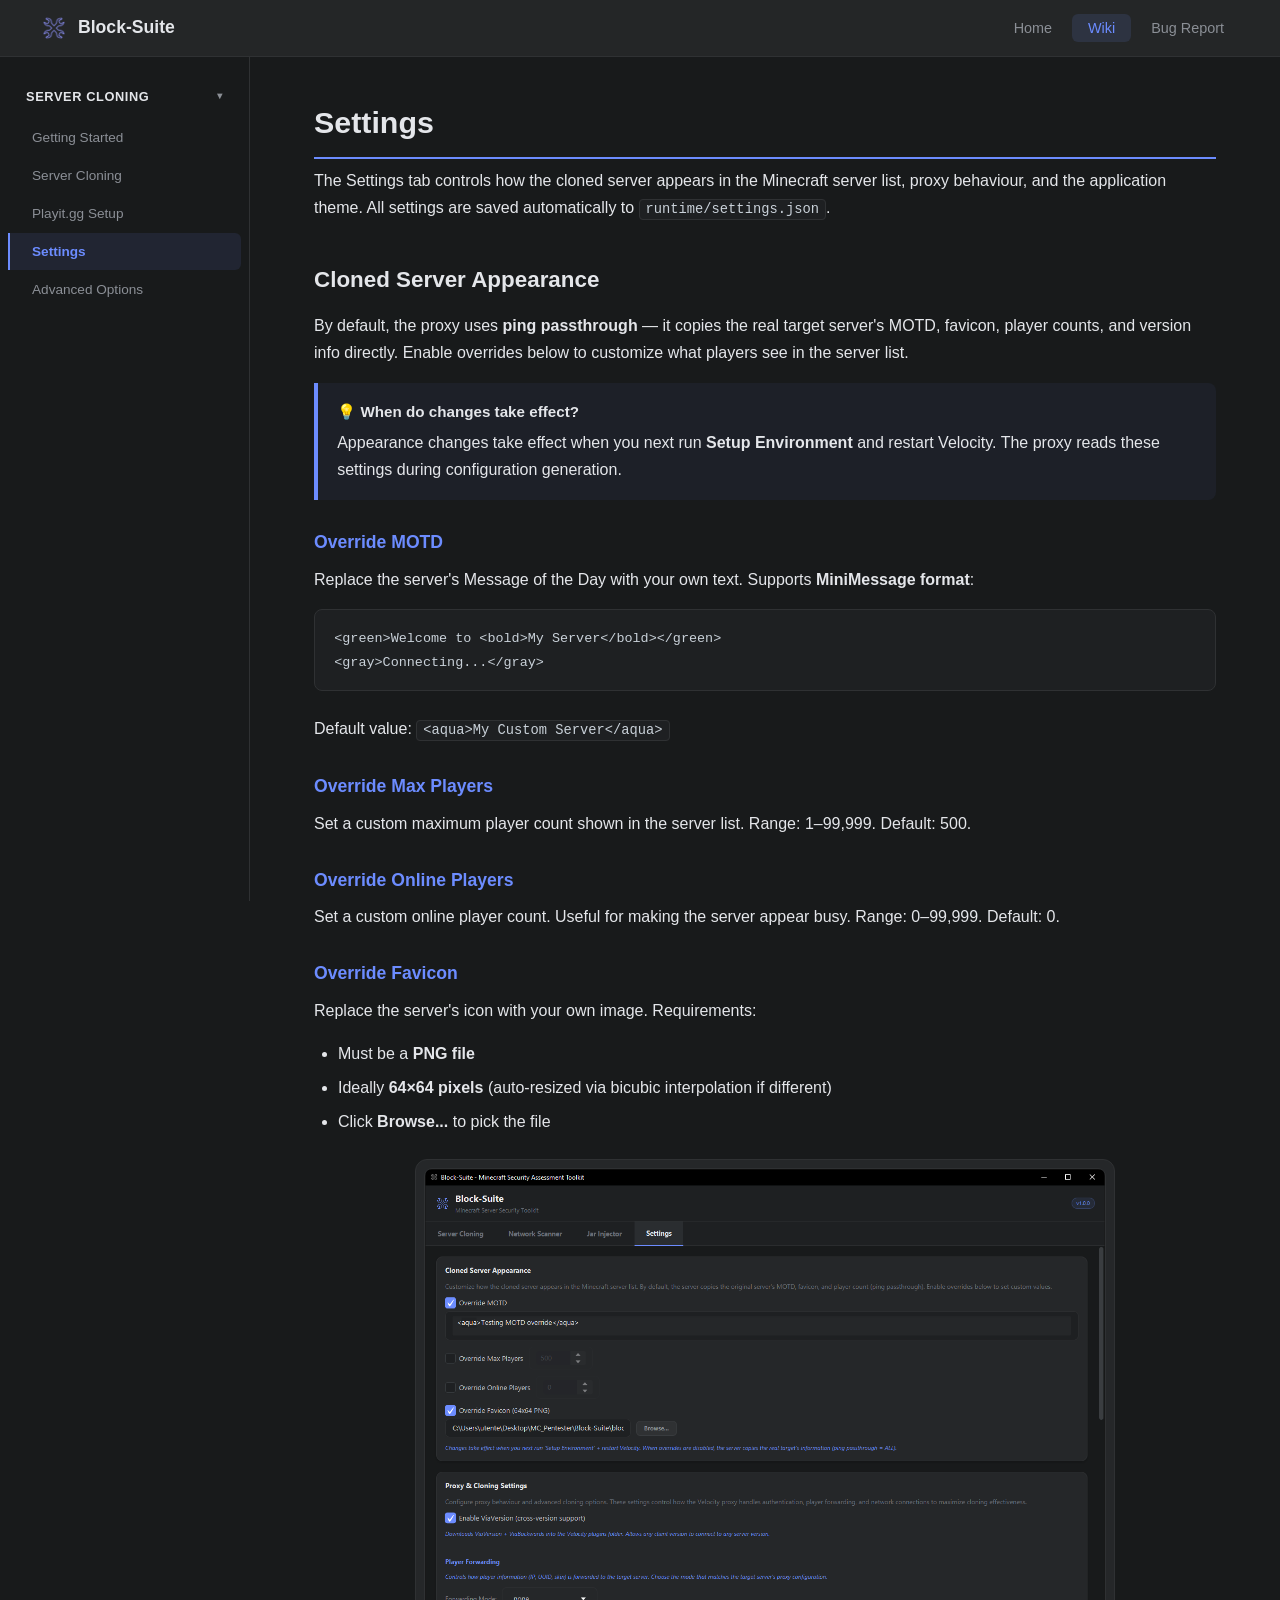
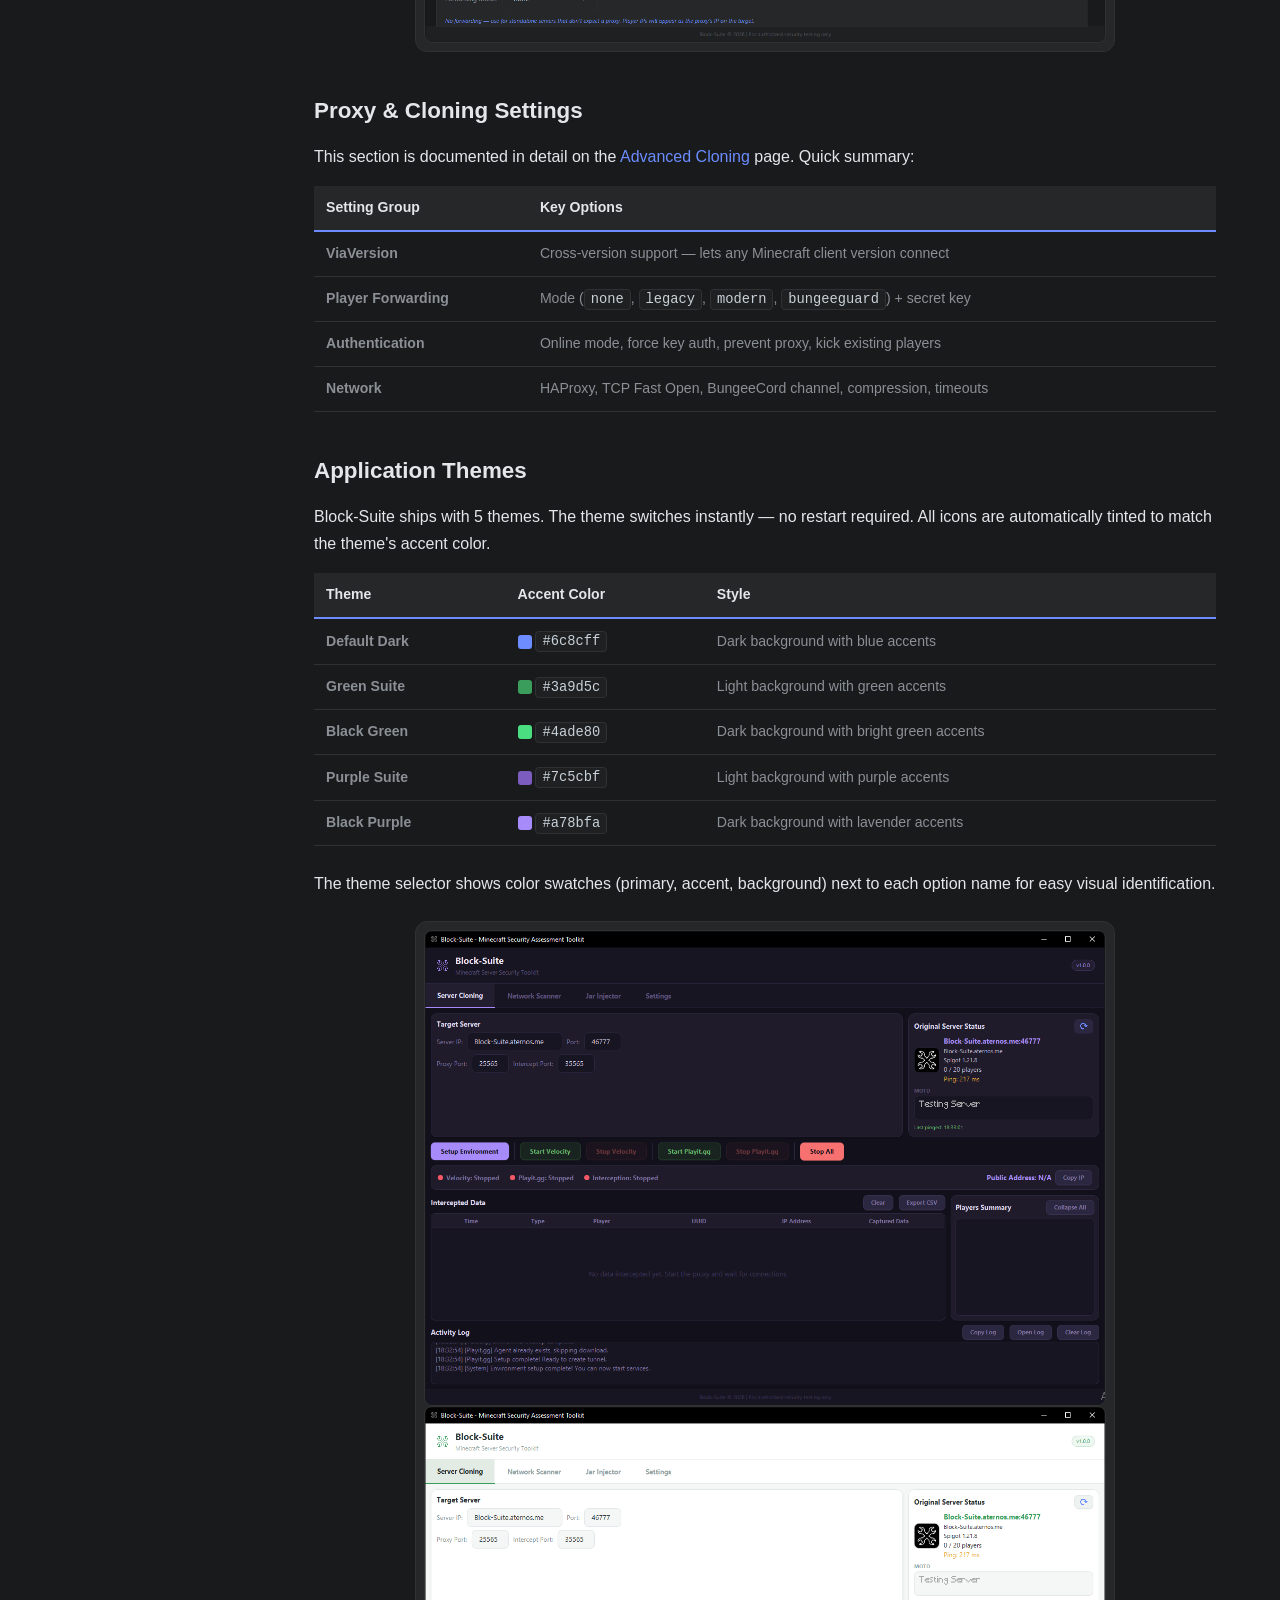
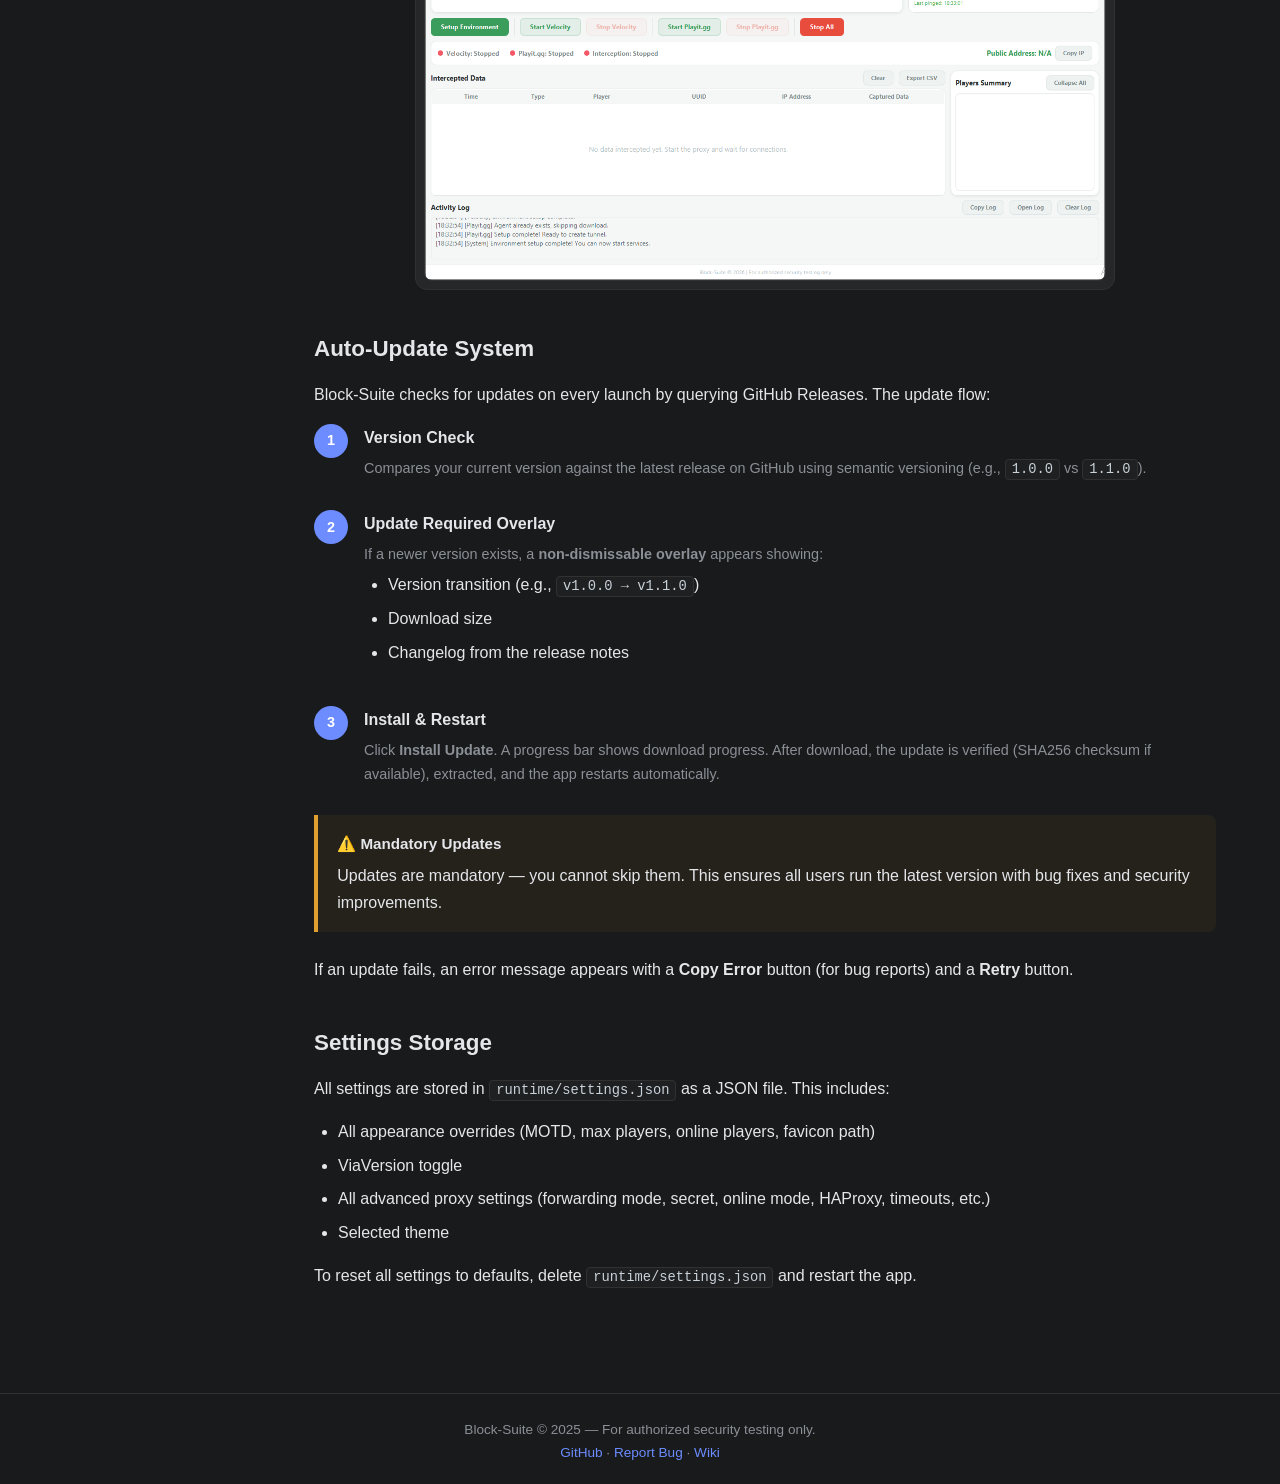
<file: docs/settings.html>
<!DOCTYPE html>
<html lang="en">
<head>
  <meta charset="UTF-8">
  <meta name="viewport" content="width=device-width, initial-scale=1.0">
  <title>Settings — Block-Suite Docs</title>
  <link rel="stylesheet" href="assets/css/style.css">
  <link rel="icon" href="assets/img/logo.png" type="image/png">
</head>
<body>

<!-- NAVBAR -->
<nav class="navbar">
  <div class="navbar-inner">
    <a href="index.html" class="nav-brand">
      <img src="assets/img/logo.png" alt="Logo"> Block-Suite
    </a>
    <button class="nav-toggle" onclick="document.querySelector('.nav-links').classList.toggle('open')" aria-label="Menu">&#9776;</button>
    <ul class="nav-links">
      <li><a href="index.html">Home</a></li>
      <li><a href="wiki.html" class="active">Wiki</a></li>
      <li><a href="bug-report.html">Bug Report</a></li>
    </ul>
  </div>
</nav>

<!-- WIKI LAYOUT -->
<div class="wiki-layout">
  <aside class="wiki-sidebar" id="wikiSidebar">
    <div class="sidebar-section">
      <div class="sidebar-heading open" onclick="this.classList.toggle('open'); this.nextElementSibling.classList.toggle('open')">
        Server Cloning <span class="arrow">&#9656;</span>
      </div>
      <ul class="sidebar-links open">
        <li><a href="getting-started.html">Getting Started</a></li>
        <li><a href="server-cloning.html">Server Cloning</a></li>
        <li><a href="playit-setup.html">Playit.gg Setup</a></li>
        <li><a href="settings.html" class="active">Settings</a></li>
        <li><a href="advanced-cloning.html">Advanced Options</a></li>
      </ul>
    </div>
  </aside>
  <div class="sidebar-overlay" id="sidebarOverlay" onclick="closeSidebar()"></div>
  <main class="wiki-content">

  <h1>Settings</h1>
  <p>The Settings tab controls how the cloned server appears in the Minecraft server list, proxy behaviour, and the application theme. All settings are saved automatically to <code>runtime/settings.json</code>.</p>

  <!-- ===== SERVER APPEARANCE ===== -->
  <h2 id="appearance">Cloned Server Appearance</h2>

  <p>By default, the proxy uses <strong>ping passthrough</strong> — it copies the real target server's MOTD, favicon, player counts, and version info directly. Enable overrides below to customize what players see in the server list.</p>

  <div class="callout">
    <div class="callout-title">💡 When do changes take effect?</div>
    <p>Appearance changes take effect when you next run <strong>Setup Environment</strong> and restart Velocity. The proxy reads these settings during configuration generation.</p>
  </div>

  <h3>Override MOTD</h3>
  <p>Replace the server's Message of the Day with your own text. Supports <strong>MiniMessage format</strong>:</p>
  <pre><code>&lt;green&gt;Welcome to &lt;bold&gt;My Server&lt;/bold&gt;&lt;/green&gt;
&lt;gray&gt;Connecting...&lt;/gray&gt;</code></pre>
  <p>Default value: <code>&lt;aqua&gt;My Custom Server&lt;/aqua&gt;</code></p>

  <h3>Override Max Players</h3>
  <p>Set a custom maximum player count shown in the server list. Range: 1–99,999. Default: 500.</p>

  <h3>Override Online Players</h3>
  <p>Set a custom online player count. Useful for making the server appear busy. Range: 0–99,999. Default: 0.</p>

  <h3>Override Favicon</h3>
  <p>Replace the server's icon with your own image. Requirements:</p>
  <ul>
    <li>Must be a <strong>PNG file</strong></li>
    <li>Ideally <strong>64×64 pixels</strong> (auto-resized via bicubic interpolation if different)</li>
    <li>Click <strong>Browse...</strong> to pick the file</li>
  </ul>

  <div class="screenshot">
    <img src="assets/img/10.PNG" alt="Settings tab showing server appearance overrides">
  </div>

  <!-- ===== PROXY SETTINGS ===== -->
  <h2 id="proxy">Proxy & Cloning Settings</h2>

  <p>This section is documented in detail on the <a href="advanced-cloning.html">Advanced Cloning</a> page. Quick summary:</p>

  <table>
    <thead>
      <tr><th>Setting Group</th><th>Key Options</th></tr>
    </thead>
    <tbody>
      <tr>
        <td><strong>ViaVersion</strong></td>
        <td>Cross-version support — lets any Minecraft client version connect</td>
      </tr>
      <tr>
        <td><strong>Player Forwarding</strong></td>
        <td>Mode (<code>none</code>, <code>legacy</code>, <code>modern</code>, <code>bungeeguard</code>) + secret key</td>
      </tr>
      <tr>
        <td><strong>Authentication</strong></td>
        <td>Online mode, force key auth, prevent proxy, kick existing players</td>
      </tr>
      <tr>
        <td><strong>Network</strong></td>
        <td>HAProxy, TCP Fast Open, BungeeCord channel, compression, timeouts</td>
      </tr>
    </tbody>
  </table>

  <!-- ===== THEMES ===== -->
  <h2 id="themes">Application Themes</h2>

  <p>Block-Suite ships with 5 themes. The theme switches instantly — no restart required. All icons are automatically tinted to match the theme's accent color.</p>

  <table>
    <thead>
      <tr><th>Theme</th><th>Accent Color</th><th>Style</th></tr>
    </thead>
    <tbody>
      <tr>
        <td><strong>Default Dark</strong></td>
        <td><span style="display:inline-block;width:14px;height:14px;border-radius:3px;background:#6c8cff;vertical-align:middle;"></span> <code>#6c8cff</code></td>
        <td>Dark background with blue accents</td>
      </tr>
      <tr>
        <td><strong>Green Suite</strong></td>
        <td><span style="display:inline-block;width:14px;height:14px;border-radius:3px;background:#3a9d5c;vertical-align:middle;"></span> <code>#3a9d5c</code></td>
        <td>Light background with green accents</td>
      </tr>
      <tr>
        <td><strong>Black Green</strong></td>
        <td><span style="display:inline-block;width:14px;height:14px;border-radius:3px;background:#4ade80;vertical-align:middle;"></span> <code>#4ade80</code></td>
        <td>Dark background with bright green accents</td>
      </tr>
      <tr>
        <td><strong>Purple Suite</strong></td>
        <td><span style="display:inline-block;width:14px;height:14px;border-radius:3px;background:#7c5cbf;vertical-align:middle;"></span> <code>#7c5cbf</code></td>
        <td>Light background with purple accents</td>
      </tr>
      <tr>
        <td><strong>Black Purple</strong></td>
        <td><span style="display:inline-block;width:14px;height:14px;border-radius:3px;background:#a78bfa;vertical-align:middle;"></span> <code>#a78bfa</code></td>
        <td>Dark background with lavender accents</td>
      </tr>
    </tbody>
  </table>

  <p>The theme selector shows color swatches (primary, accent, background) next to each option name for easy visual identification.</p>

  <div class="screenshot">
    <img src="assets/img/11-1.PNG" alt="Settings tab showing the theme dark purple">
    <img src="assets/img/11-2.PNG" alt="Settings tab showing the theme green suite">
  </div>

  <!-- ===== AUTO-UPDATE ===== -->
  <h2 id="updates">Auto-Update System</h2>

  <p>Block-Suite checks for updates on every launch by querying GitHub Releases. The update flow:</p>

  <div class="step">
    <div class="step-number">1</div>
    <div class="step-content">
      <h4>Version Check</h4>
      <p>Compares your current version against the latest release on GitHub using semantic versioning (e.g., <code>1.0.0</code> vs <code>1.1.0</code>).</p>
    </div>
  </div>

  <div class="step">
    <div class="step-number">2</div>
    <div class="step-content">
      <h4>Update Required Overlay</h4>
      <p>If a newer version exists, a <strong>non-dismissable overlay</strong> appears showing:</p>
      <ul>
        <li>Version transition (e.g., <code>v1.0.0 → v1.1.0</code>)</li>
        <li>Download size</li>
        <li>Changelog from the release notes</li>
      </ul>
    </div>
  </div>

  <div class="step">
    <div class="step-number">3</div>
    <div class="step-content">
      <h4>Install &amp; Restart</h4>
      <p>Click <strong>Install Update</strong>. A progress bar shows download progress. After download, the update is verified (SHA256 checksum if available), extracted, and the app restarts automatically.</p>
    </div>
  </div>

  <div class="callout warning">
    <div class="callout-title">⚠️ Mandatory Updates</div>
    <p>Updates are mandatory — you cannot skip them. This ensures all users run the latest version with bug fixes and security improvements.</p>
  </div>

  <p>If an update fails, an error message appears with a <strong>Copy Error</strong> button (for bug reports) and a <strong>Retry</strong> button.</p>

  <!-- ===== PERSISTENCE ===== -->
  <h2 id="persistence">Settings Storage</h2>

  <p>All settings are stored in <code>runtime/settings.json</code> as a JSON file. This includes:</p>
  <ul>
    <li>All appearance overrides (MOTD, max players, online players, favicon path)</li>
    <li>ViaVersion toggle</li>
    <li>All advanced proxy settings (forwarding mode, secret, online mode, HAProxy, timeouts, etc.)</li>
    <li>Selected theme</li>
  </ul>

  <p>To reset all settings to defaults, delete <code>runtime/settings.json</code> and restart the app.</p>

  </main>
</div>

<button class="sidebar-toggle" id="sidebarToggle" onclick="toggleSidebar()" aria-label="Toggle sidebar">&#9776;</button>

<footer class="footer">
  Block-Suite &copy; 2025 &mdash; For authorized security testing only.<br>
  <a href="https://github.com/itsreyi/BlockSuite" target="_blank">GitHub</a> &middot;
  <a href="bug-report.html">Report Bug</a> &middot;
  <a href="wiki.html">Wiki</a>
</footer>

<script>
function toggleSidebar() {
  document.getElementById('wikiSidebar').classList.toggle('open');
  document.getElementById('sidebarOverlay').classList.toggle('open');
}
function closeSidebar() {
  document.getElementById('wikiSidebar').classList.remove('open');
  document.getElementById('sidebarOverlay').classList.remove('open');
}
</script>

</body>
</html>
</file>
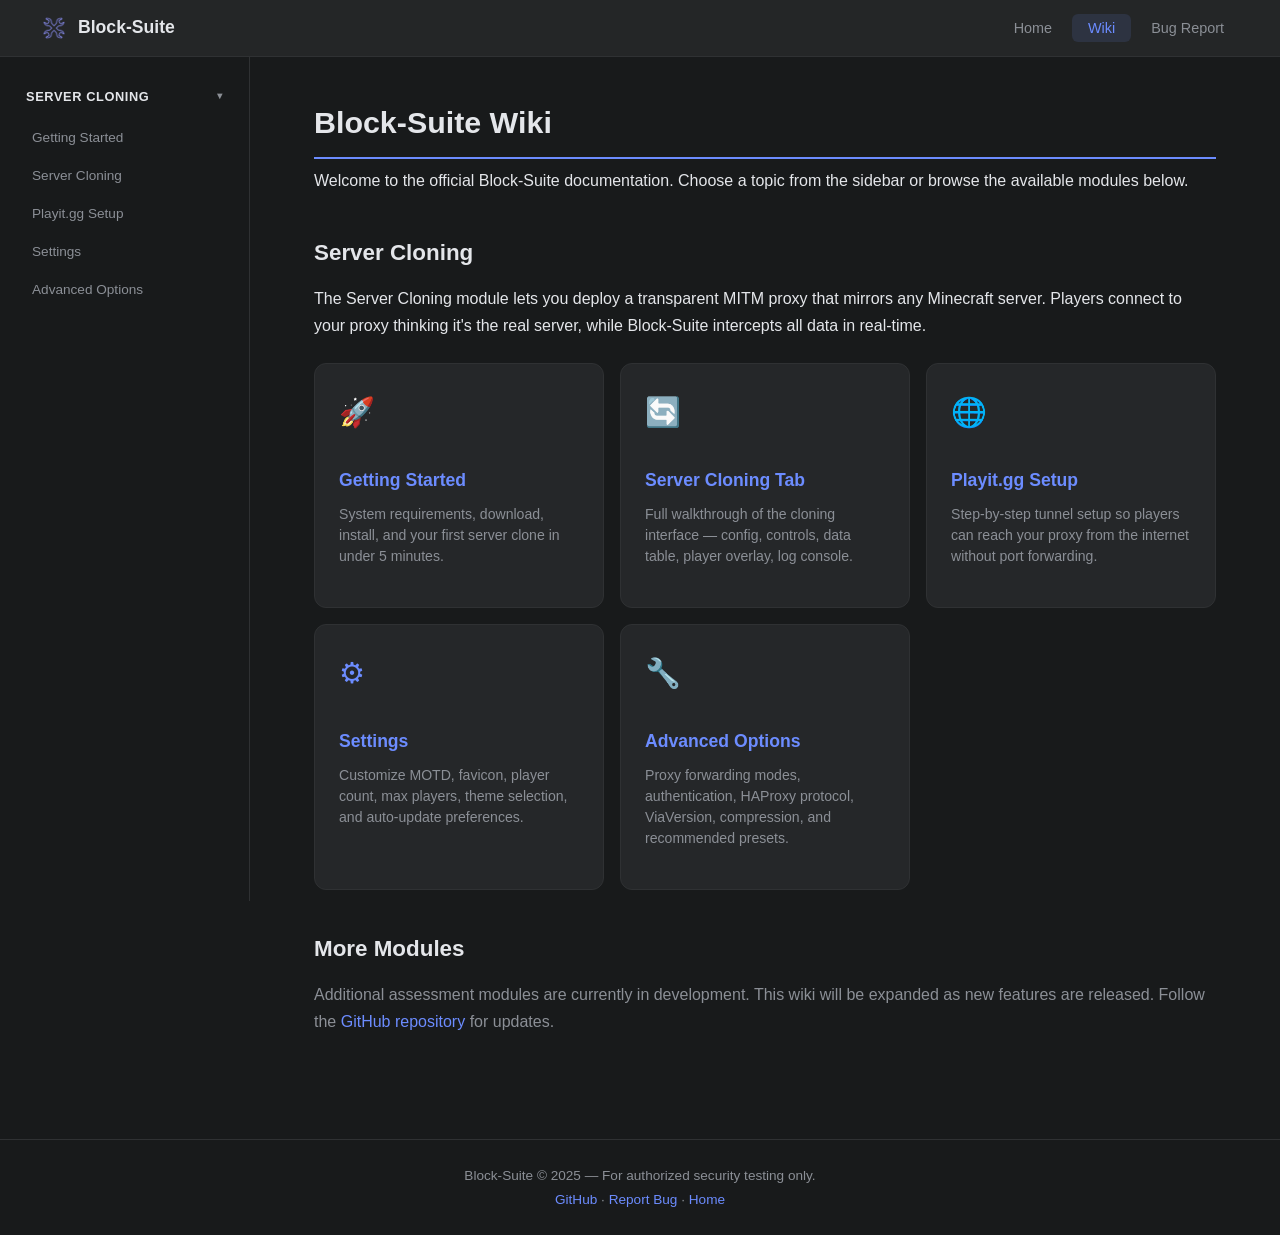
<file: docs/wiki.html>
<!DOCTYPE html>
<html lang="en">
<head>
  <meta charset="UTF-8">
  <meta name="viewport" content="width=device-width, initial-scale=1.0">
  <title>Wiki — Block-Suite Docs</title>
  <link rel="stylesheet" href="assets/css/style.css">
  <link rel="icon" href="assets/img/logo.png" type="image/png">
</head>
<body>

<!-- ===== NAVBAR ===== -->
<nav class="navbar">
  <div class="navbar-inner">
    <a href="index.html" class="nav-brand">
      <img src="assets/img/logo.png" alt="Logo"> Block-Suite
    </a>
    <button class="nav-toggle" onclick="document.querySelector('.nav-links').classList.toggle('open')" aria-label="Menu">&#9776;</button>
    <ul class="nav-links">
      <li><a href="index.html">Home</a></li>
      <li><a href="wiki.html" class="active">Wiki</a></li>
      <li><a href="bug-report.html">Bug Report</a></li>
    </ul>
  </div>
</nav>

<!-- ===== WIKI LAYOUT ===== -->
<div class="wiki-layout">

  <!-- Sidebar -->
  <aside class="wiki-sidebar" id="wikiSidebar">
    <div class="sidebar-section">
      <div class="sidebar-heading open" onclick="this.classList.toggle('open'); this.nextElementSibling.classList.toggle('open')">
        Server Cloning <span class="arrow">&#9656;</span>
      </div>
      <ul class="sidebar-links open">
        <li><a href="getting-started.html">Getting Started</a></li>
        <li><a href="server-cloning.html">Server Cloning</a></li>
        <li><a href="playit-setup.html">Playit.gg Setup</a></li>
        <li><a href="settings.html">Settings</a></li>
        <li><a href="advanced-cloning.html">Advanced Options</a></li>
      </ul>
    </div>
    <!-- Future sections will be added here -->
  </aside>

  <!-- Overlay (mobile) -->
  <div class="sidebar-overlay" id="sidebarOverlay" onclick="closeSidebar()"></div>

  <!-- Content -->
  <main class="wiki-content">
    <h1>Block-Suite Wiki</h1>
    <p>Welcome to the official Block-Suite documentation. Choose a topic from the sidebar or browse the available modules below.</p>

    <!-- Server Cloning module overview -->
    <h2 id="server-cloning">Server Cloning</h2>
    <p>The Server Cloning module lets you deploy a transparent MITM proxy that mirrors any Minecraft server. Players connect to your proxy thinking it's the real server, while Block-Suite intercepts all data in real-time.</p>

    <div class="card-grid">
      <a href="getting-started.html" class="card" style="text-decoration:none;">
        <div class="card-icon">&#128640;</div>
        <h3>Getting Started</h3>
        <p>System requirements, download, install, and your first server clone in under 5 minutes.</p>
      </a>

      <a href="server-cloning.html" class="card" style="text-decoration:none;">
        <div class="card-icon">&#128260;</div>
        <h3>Server Cloning Tab</h3>
        <p>Full walkthrough of the cloning interface — config, controls, data table, player overlay, log console.</p>
      </a>

      <a href="playit-setup.html" class="card" style="text-decoration:none;">
        <div class="card-icon">&#127760;</div>
        <h3>Playit.gg Setup</h3>
        <p>Step-by-step tunnel setup so players can reach your proxy from the internet without port forwarding.</p>
      </a>

      <a href="settings.html" class="card" style="text-decoration:none;">
        <div class="card-icon">&#9881;</div>
        <h3>Settings</h3>
        <p>Customize MOTD, favicon, player count, max players, theme selection, and auto-update preferences.</p>
      </a>

      <a href="advanced-cloning.html" class="card" style="text-decoration:none;">
        <div class="card-icon">&#128295;</div>
        <h3>Advanced Options</h3>
        <p>Proxy forwarding modes, authentication, HAProxy protocol, ViaVersion, compression, and recommended presets.</p>
      </a>
    </div>

    <h2 id="more">More Modules</h2>
    <p class="text-dim">Additional assessment modules are currently in development. This wiki will be expanded as new features are released. Follow the <a href="https://github.com/itsreyi/BlockSuite" target="_blank">GitHub repository</a> for updates.</p>
  </main>
</div>

<!-- Mobile sidebar toggle button -->
<button class="sidebar-toggle" id="sidebarToggle" onclick="toggleSidebar()" aria-label="Toggle sidebar">&#9776;</button>

<!-- ===== FOOTER ===== -->
<footer class="footer">
  Block-Suite &copy; 2025 &mdash; For authorized security testing only.<br>
  <a href="https://github.com/itsreyi/BlockSuite" target="_blank">GitHub</a> &middot;
  <a href="bug-report.html">Report Bug</a> &middot;
  <a href="index.html">Home</a>
</footer>

<script>
function toggleSidebar() {
  document.getElementById('wikiSidebar').classList.toggle('open');
  document.getElementById('sidebarOverlay').classList.toggle('open');
}
function closeSidebar() {
  document.getElementById('wikiSidebar').classList.remove('open');
  document.getElementById('sidebarOverlay').classList.remove('open');
}
</script>

</body>
</html>
</file>
<file: docs/assets/css/style.css>
/* ============================================
   Block-Suite Documentation — Dark Theme CSS
   Matches the app's Default Dark theme:
     background: #181a1b
     primary:    #252729
     accent:     #6c8cff
     text:       #e4e6ea
   ============================================ */

:root {
  --bg:        #181a1b;
  --bg-card:   #252729;
  --bg-code:   #1e2022;
  --accent:    #6c8cff;
  --accent-dim:#4a6ad4;
  --text:      #e4e6ea;
  --text-dim:  #8b8f96;
  --border:    #2f3133;
  --red:       #f45866;
  --green:     #66bb6a;
  --orange:    #e0a030;
  --radius:    12px;
  --radius-sm: 8px;
  --sidebar-w: 250px;
}

/* === Reset & Base === */
*, *::before, *::after { box-sizing: border-box; margin: 0; padding: 0; }

html {
  scroll-behavior: smooth;
  font-size: 16px;
}

body {
  font-family: 'Segoe UI', 'Inter', -apple-system, BlinkMacSystemFont, sans-serif;
  background: var(--bg);
  color: var(--text);
  line-height: 1.7;
  min-height: 100vh;
}

a { color: var(--accent); text-decoration: none; transition: color .2s; }
a:hover { color: #9ab4ff; text-decoration: underline; }

img { max-width: 100%; height: auto; display: block; }

/* === Navigation === */
.navbar {
  position: sticky;
  top: 0;
  z-index: 100;
  background: rgba(37, 39, 41, 0.95);
  backdrop-filter: blur(12px);
  -webkit-backdrop-filter: blur(12px);
  border-bottom: 1px solid var(--border);
  padding: 0 1.5rem;
}

.navbar-inner {
  max-width: 1200px;
  margin: 0 auto;
  display: flex;
  align-items: center;
  justify-content: space-between;
  height: 56px;
}

.nav-brand {
  display: flex;
  align-items: center;
  gap: 10px;
  font-size: 1.1rem;
  font-weight: 700;
  color: var(--text);
  text-decoration: none;
  white-space: nowrap;
}

.nav-brand:hover { color: var(--text); text-decoration: none; }

.nav-brand img {
  width: 28px;
  height: 28px;
  filter: brightness(0) saturate(100%) invert(55%) sepia(48%) saturate(500%) hue-rotate(200deg) brightness(100%);
}

.nav-links {
  display: flex;
  list-style: none;
  gap: 4px;
}

.nav-links a {
  padding: 6px 16px;
  border-radius: 6px;
  font-size: 0.9rem;
  color: var(--text-dim);
  transition: background .2s, color .2s;
  white-space: nowrap;
}

.nav-links a:hover,
.nav-links a.active {
  background: rgba(108, 140, 255, 0.12);
  color: var(--accent);
  text-decoration: none;
}

/* Hamburger (mobile) */
.nav-toggle {
  display: none;
  background: none;
  border: none;
  color: var(--text);
  font-size: 1.5rem;
  cursor: pointer;
  padding: 4px;
}

@media (max-width: 768px) {
  .navbar { padding: 0 1rem; }
  .nav-toggle { display: block; }
  .nav-links {
    display: none;
    position: absolute;
    top: 56px;
    left: 0;
    right: 0;
    background: var(--bg-card);
    border-bottom: 1px solid var(--border);
    flex-direction: column;
    padding: 0.5rem;
    z-index: 99;
  }
  .nav-links.open { display: flex; }
  .nav-links a { padding: 12px 16px; font-size: 1rem; }
}

/* === Hero Section === */
.hero {
  text-align: center;
  padding: 4rem 1.5rem 3rem;
  background: linear-gradient(180deg, rgba(108,140,255,0.06) 0%, transparent 70%);
}

.hero-logo {
  width: 90px;
  height: 90px;
  margin: 0 auto 1.5rem;
  filter: brightness(0) saturate(100%) invert(55%) sepia(48%) saturate(500%) hue-rotate(200deg) brightness(100%);
  animation: float 3s ease-in-out infinite;
}

@keyframes float {
  0%, 100% { transform: translateY(0); }
  50% { transform: translateY(-8px); }
}

.hero h1 {
  font-size: 2.5rem;
  font-weight: 800;
  margin-bottom: 0.5rem;
  background: linear-gradient(135deg, var(--accent), #9ab4ff);
  -webkit-background-clip: text;
  -webkit-text-fill-color: transparent;
  background-clip: text;
}

.hero .tagline {
  font-size: 1.1rem;
  color: var(--text-dim);
  max-width: 600px;
  margin: 0 auto 2rem;
  line-height: 1.6;
}

.hero-buttons {
  display: flex;
  gap: 12px;
  justify-content: center;
  flex-wrap: wrap;
}

@media (max-width: 768px) {
  .hero { padding: 3rem 1rem 2rem; }
  .hero h1 { font-size: 1.8rem; }
  .hero .tagline { font-size: 1rem; }
  .hero-logo { width: 70px; height: 70px; }
}

/* === Buttons === */
.btn {
  display: inline-flex;
  align-items: center;
  gap: 8px;
  padding: 12px 24px;
  border-radius: var(--radius-sm);
  font-size: 0.95rem;
  font-weight: 600;
  border: none;
  cursor: pointer;
  transition: transform .15s, box-shadow .2s, background .2s;
}

.btn:hover { transform: translateY(-1px); text-decoration: none; }

.btn-primary {
  background: var(--accent);
  color: #fff;
  box-shadow: 0 4px 16px rgba(108,140,255,0.3);
}
.btn-primary:hover { background: var(--accent-dim); color: #fff; }

.btn-outline {
  background: transparent;
  color: var(--accent);
  border: 1.5px solid var(--accent);
}
.btn-outline:hover { background: rgba(108,140,255,0.1); color: var(--accent); }

@media (max-width: 768px) {
  .btn { padding: 10px 18px; font-size: 0.9rem; }
  .hero-buttons { flex-direction: column; align-items: center; }
}

/* === Content Container === */
.container {
  max-width: 1000px;
  margin: 0 auto;
  padding: 2rem 1.5rem;
}

@media (max-width: 768px) {
  .container { padding: 1.5rem 1rem; }
}

/* === Cards === */
.card-grid {
  display: grid;
  grid-template-columns: repeat(auto-fit, minmax(260px, 1fr));
  gap: 1rem;
  margin: 1.5rem 0;
}

.card {
  background: var(--bg-card);
  border: 1px solid var(--border);
  border-radius: var(--radius);
  padding: 1.5rem;
  transition: border-color .2s, transform .2s;
}

.card:hover {
  border-color: var(--accent);
  transform: translateY(-2px);
}

.card-icon {
  font-size: 1.8rem;
  margin-bottom: 0.6rem;
}

.card h3 {
  font-size: 1.05rem;
  margin-bottom: 0.3rem;
  color: var(--text);
}

.card p {
  font-size: 0.88rem;
  color: var(--text-dim);
  line-height: 1.5;
}

@media (max-width: 768px) {
  .card-grid { grid-template-columns: 1fr; }
  .card { padding: 1.2rem; }
}

/* ==========================================
   Standalone doc-content (Bug Report, etc.)
   ========================================== */
.doc-content {
  max-width: 860px;
  margin: 0 auto;
  padding: 2rem 2rem 3rem;
}

@media (max-width: 768px) {
  .doc-content { padding: 1.5rem 1rem 2rem; }
}

/* ==========================================
   WIKI LAYOUT — Sidebar + Content
   ========================================== */
.wiki-layout {
  display: flex;
  min-height: calc(100vh - 56px - 80px);
}

/* --- Sidebar --- */
.wiki-sidebar {
  width: var(--sidebar-w);
  flex-shrink: 0;
  background: var(--bg);
  border-right: 1px solid var(--border);
  padding: 1.2rem 0;
  position: sticky;
  top: 56px;
  height: calc(100vh - 56px);
  overflow-y: auto;
}

.wiki-sidebar::-webkit-scrollbar { width: 4px; }
.wiki-sidebar::-webkit-scrollbar-thumb { background: var(--border); border-radius: 4px; }

.sidebar-section {
  margin-bottom: 0.25rem;
}

.sidebar-heading {
  display: flex;
  align-items: center;
  justify-content: space-between;
  padding: 10px 18px;
  font-size: 0.8rem;
  font-weight: 700;
  text-transform: uppercase;
  letter-spacing: 0.6px;
  color: var(--text);
  cursor: pointer;
  user-select: none;
  transition: color .2s, background .2s;
  border-radius: 6px;
  margin: 0 8px;
}

.sidebar-heading:hover {
  color: var(--accent);
  background: rgba(108,140,255,0.06);
}

.sidebar-heading .arrow {
  font-size: 0.65rem;
  transition: transform .2s;
  color: var(--text-dim);
}

.sidebar-heading.open .arrow { transform: rotate(90deg); }

.sidebar-links {
  list-style: none;
  padding: 0;
  margin: 0 0 0.5rem 0;
  display: none;
}

.sidebar-links.open { display: block; }

.sidebar-links li { margin: 1px 8px; }

.sidebar-links a {
  display: block;
  padding: 7px 14px 7px 22px;
  font-size: 0.85rem;
  color: var(--text-dim);
  border-left: 2px solid transparent;
  border-radius: 0 6px 6px 0;
  transition: all .15s;
}

.sidebar-links a:hover {
  color: var(--accent);
  background: rgba(108,140,255,0.06);
  text-decoration: none;
}

.sidebar-links a.active {
  color: var(--accent);
  border-left-color: var(--accent);
  background: rgba(108,140,255,0.1);
  font-weight: 600;
  text-decoration: none;
}

/* --- Wiki content area --- */
.wiki-content {
  flex: 1;
  min-width: 0;
  padding: 2.5rem 4rem;
}

/* Mobile sidebar toggle */
.sidebar-toggle {
  display: none;
  position: fixed;
  bottom: 20px;
  left: 20px;
  z-index: 200;
  width: 48px;
  height: 48px;
  border-radius: 50%;
  background: var(--accent);
  color: #fff;
  border: none;
  font-size: 1.3rem;
  cursor: pointer;
  box-shadow: 0 4px 12px rgba(0,0,0,0.3);
  transition: transform .2s;
}

.sidebar-toggle:hover { transform: scale(1.1); }

/* Mobile overlay */
.sidebar-overlay {
  display: none;
  position: fixed;
  inset: 0;
  background: rgba(0,0,0,0.5);
  z-index: 149;
}

@media (max-width: 900px) {
  .wiki-sidebar {
    position: fixed;
    top: 0;
    left: -280px;
    width: 280px;
    height: 100vh;
    z-index: 150;
    background: var(--bg);
    transition: left .3s ease;
    padding-top: 1rem;
  }

  .wiki-sidebar.open { left: 0; }
  .sidebar-overlay.open { display: block; }
  .sidebar-toggle { display: flex; align-items: center; justify-content: center; }

  .wiki-content {
    padding: 1.5rem 1rem;
    width: 100%;
  }
}

/* === Documentation Content (shared for wiki-content & doc-content) === */
.wiki-content h1,
.doc-content h1 {
  font-size: 1.9rem;
  font-weight: 800;
  margin-bottom: 0.5rem;
  color: var(--text);
  border-bottom: 2px solid var(--accent);
  padding-bottom: 0.5rem;
}

.wiki-content h2,
.doc-content h2 {
  font-size: 1.4rem;
  font-weight: 700;
  margin-top: 2.5rem;
  margin-bottom: 0.8rem;
  color: var(--text);
}

.wiki-content h3,
.doc-content h3 {
  font-size: 1.1rem;
  font-weight: 600;
  margin-top: 1.8rem;
  margin-bottom: 0.5rem;
  color: var(--accent);
}

.wiki-content p,
.doc-content p { margin-bottom: 1rem; }

.wiki-content ul, .wiki-content ol,
.doc-content ul, .doc-content ol {
  margin-left: 1.5rem;
  margin-bottom: 1rem;
}

.wiki-content li,
.doc-content li { margin-bottom: 0.4rem; }

/* Inline code */
.wiki-content code,
.doc-content code {
  background: var(--bg-code);
  border: 1px solid var(--border);
  padding: 2px 6px;
  border-radius: 4px;
  font-family: 'Cascadia Code', 'Consolas', monospace;
  font-size: 0.86rem;
  color: #c9d1d9;
}

/* Code blocks */
.wiki-content pre,
.doc-content pre {
  background: var(--bg-code);
  border: 1px solid var(--border);
  border-radius: var(--radius-sm);
  padding: 1rem 1.2rem;
  overflow-x: auto;
  margin-bottom: 1.5rem;
  line-height: 1.5;
}

.wiki-content pre code,
.doc-content pre code {
  background: none;
  border: none;
  padding: 0;
  font-size: 0.84rem;
}

/* Tables */
.wiki-content table,
.doc-content table {
  width: 100%;
  border-collapse: collapse;
  margin-bottom: 1.5rem;
  font-size: 0.88rem;
}

.wiki-content thead th,
.doc-content thead th {
  background: var(--bg-card);
  text-align: left;
  padding: 10px 12px;
  border-bottom: 2px solid var(--accent);
  font-weight: 600;
  color: var(--text);
}

.wiki-content tbody td,
.doc-content tbody td {
  padding: 10px 12px;
  border-bottom: 1px solid var(--border);
  color: var(--text-dim);
}

.wiki-content tbody tr:hover td,
.doc-content tbody tr:hover td {
  background: rgba(108,140,255,0.04);
}

@media (max-width: 768px) {
  .wiki-content table,
  .doc-content table {
    display: block;
    overflow-x: auto;
    -webkit-overflow-scrolling: touch;
  }

  .wiki-content h1,
  .doc-content h1 { font-size: 1.5rem; }

  .wiki-content h2,
  .doc-content h2 { font-size: 1.2rem; }
}

/* Callout boxes */
.callout {
  border-left: 4px solid var(--accent);
  background: rgba(108,140,255,0.06);
  padding: 1rem 1.2rem;
  border-radius: 0 var(--radius-sm) var(--radius-sm) 0;
  margin-bottom: 1.5rem;
}

.callout.warning {
  border-left-color: var(--orange);
  background: rgba(224,160,48,0.06);
}

.callout.danger {
  border-left-color: var(--red);
  background: rgba(244,88,102,0.06);
}

.callout.success {
  border-left-color: var(--green);
  background: rgba(102,187,106,0.06);
}

.callout-title {
  font-weight: 700;
  margin-bottom: 0.3rem;
  font-size: 0.95rem;
}

.callout p:last-child { margin-bottom: 0; }

/* Screenshot containers */
.screenshot {
  background: var(--bg-card);
  border: 1px solid var(--border);
  border-radius: var(--radius);
  padding: 0.5rem;
  text-align: center;
  margin: 1.5rem auto;
  max-width: 700px;
}

.screenshot img {
  border-radius: var(--radius-sm);
  border: 1px solid var(--border);
  width: 100%;
  height: auto;
}

/* Steps */
.step {
  display: flex;
  gap: 1rem;
  margin-bottom: 1.5rem;
}

.step-number {
  flex-shrink: 0;
  width: 34px;
  height: 34px;
  background: var(--accent);
  color: #fff;
  border-radius: 50%;
  display: flex;
  align-items: center;
  justify-content: center;
  font-weight: 700;
  font-size: 0.9rem;
}

.step-content {
  flex: 1;
  min-width: 0;
}

.step-content h4 {
  margin-bottom: 0.3rem;
  font-size: 1rem;
}

.step-content p,
.step-body p {
  font-size: 0.9rem;
  color: var(--text-dim);
  margin-bottom: 0.3rem;
}

.step-body {
  flex: 1;
  min-width: 0;
}

@media (max-width: 768px) {
  .step { gap: 0.8rem; }
  .step-number { width: 30px; height: 30px; font-size: 0.85rem; }
}

/* Feature list with icons */
.feature-list {
  list-style: none;
  margin-left: 0;
}

.feature-list li {
  padding: 6px 0 6px 28px;
  position: relative;
}

.feature-list li::before {
  content: '\2192';
  position: absolute;
  left: 4px;
  color: var(--accent);
  font-weight: 700;
}

/* Badge */
.badge {
  display: inline-block;
  padding: 2px 8px;
  border-radius: 4px;
  font-size: 0.75rem;
  font-weight: 600;
  text-transform: uppercase;
}

.badge-blue   { background: rgba(108,140,255,0.15); color: var(--accent); }
.badge-green  { background: rgba(102,187,106,0.15); color: var(--green); }
.badge-orange { background: rgba(224,160,48,0.15);  color: var(--orange); }
.badge-red    { background: rgba(244,88,102,0.15);  color: var(--red); }

/* === Footer === */
.footer {
  text-align: center;
  padding: 1.5rem 1rem;
  border-top: 1px solid var(--border);
  color: var(--text-dim);
  font-size: 0.85rem;
  margin-top: 3rem;
}

.footer a { color: var(--accent); }

/* === Utility === */
.text-accent { color: var(--accent); }
.text-dim    { color: var(--text-dim); }
.text-center { text-align: center; }
.mt-1 { margin-top: 0.5rem; }
.mt-2 { margin-top: 1rem; }
.mt-3 { margin-top: 2rem; }
.mb-1 { margin-bottom: 0.5rem; }
.mb-2 { margin-bottom: 1rem; }
.mb-3 { margin-bottom: 2rem; }

kbd {
  background: var(--bg-code);
  border: 1px solid var(--border);
  border-radius: 4px;
  padding: 2px 6px;
  font-size: 0.82rem;
  font-family: 'Cascadia Code', monospace;
  color: var(--text-dim);
  box-shadow: 0 1px 0 var(--border);
}

/* === Section headers (home page) === */
.section-title {
  font-size: 1.5rem;
  font-weight: 800;
  text-align: center;
  margin-bottom: 1.5rem;
}

/* === Roadmap / feature tags (home page) === */
.tag-list {
  display: flex;
  flex-wrap: wrap;
  gap: 8px;
  justify-content: center;
  margin: 1rem 0;
}

.tag {
  padding: 6px 14px;
  border-radius: 20px;
  font-size: 0.82rem;
  font-weight: 600;
  border: 1px solid var(--border);
  color: var(--text-dim);
  background: var(--bg-card);
}

.tag.active {
  border-color: var(--accent);
  color: var(--accent);
  background: rgba(108,140,255,0.08);
}

.tag.soon {
  border-color: var(--orange);
  color: var(--orange);
  background: rgba(224,160,48,0.08);
}
</file>
